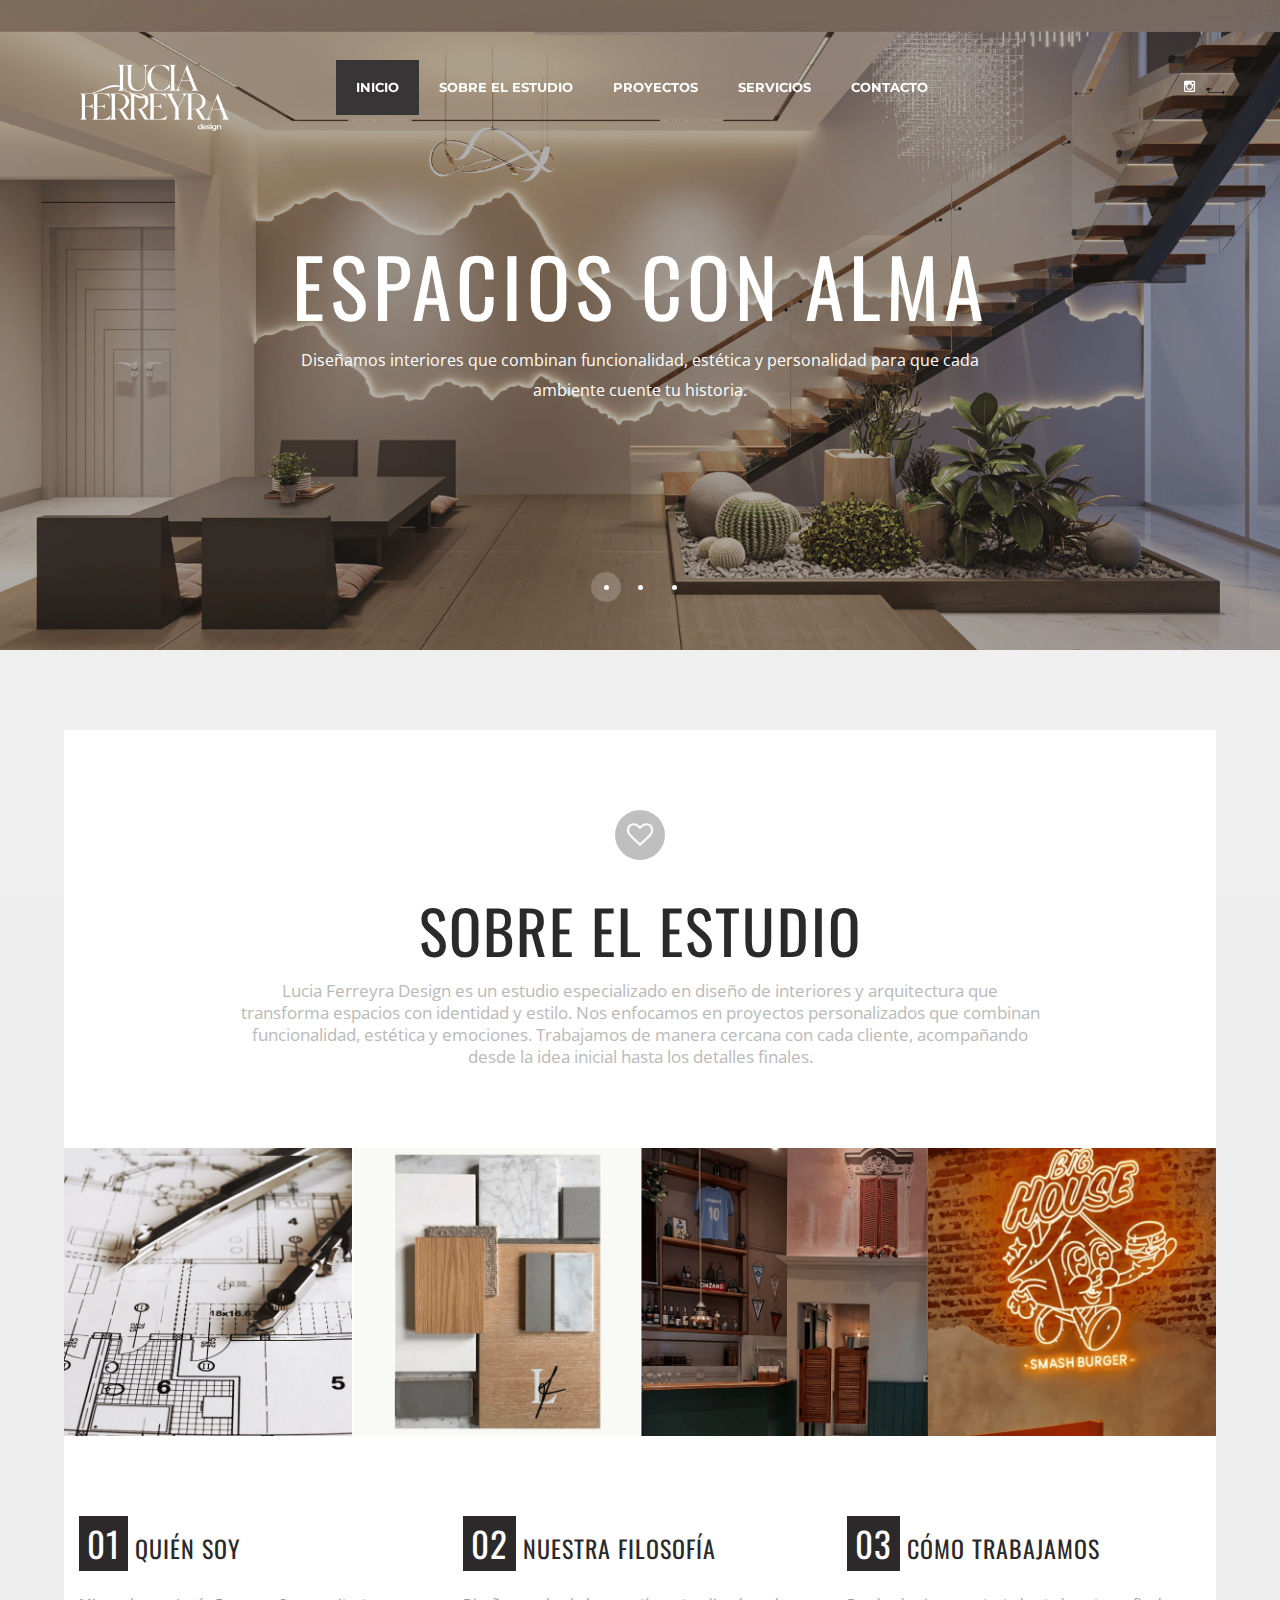
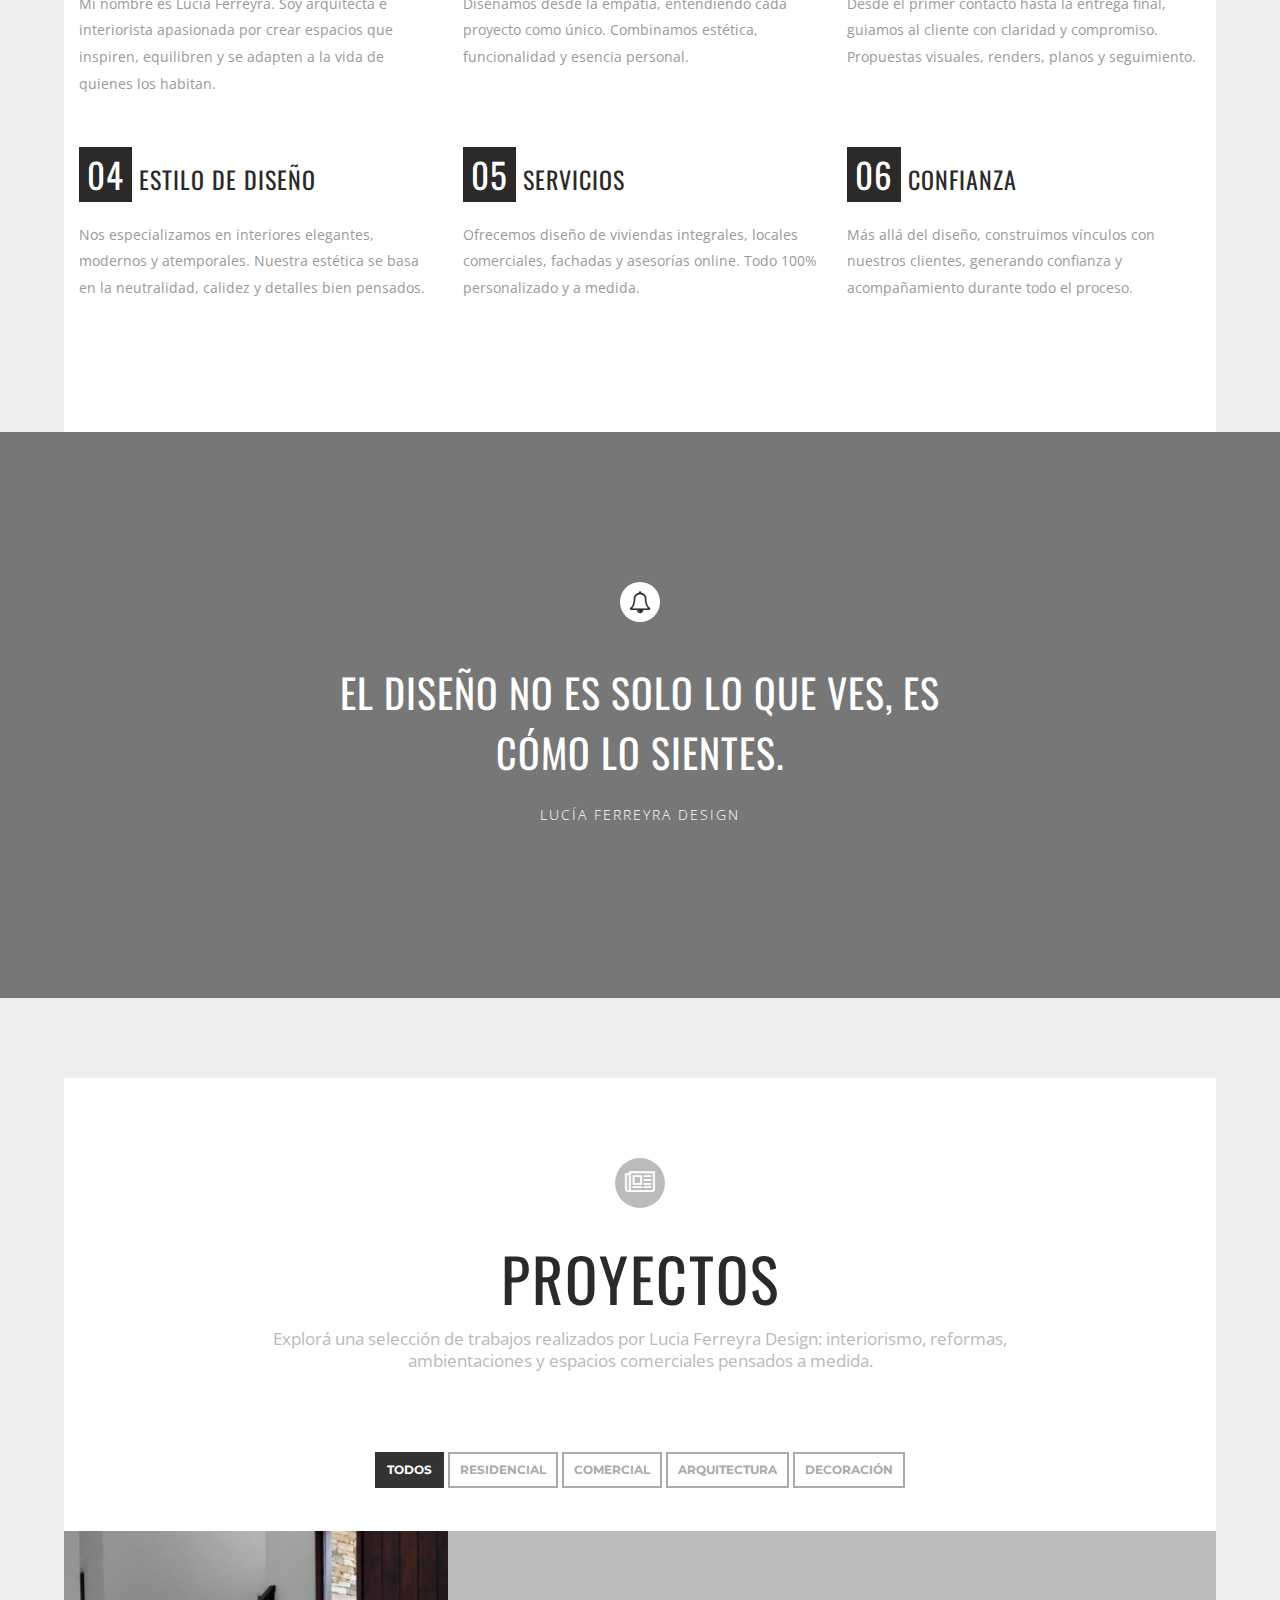
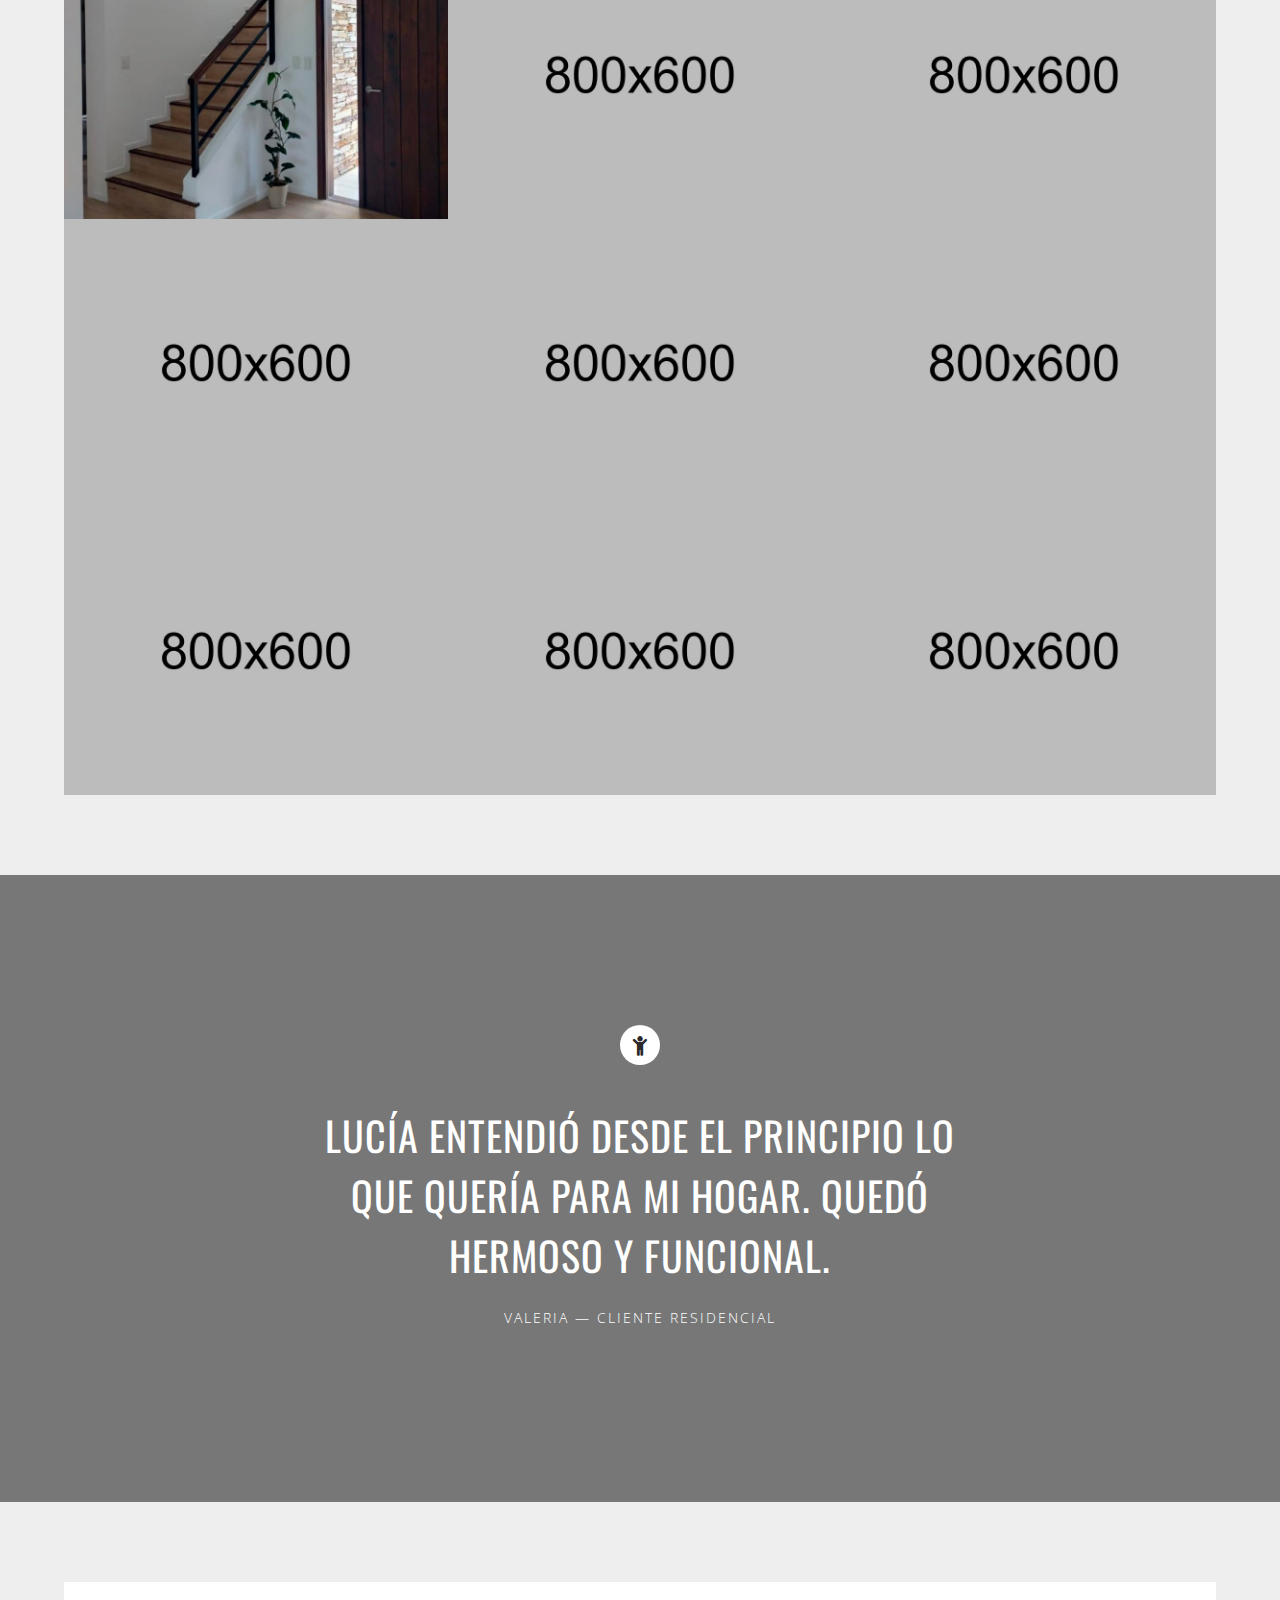
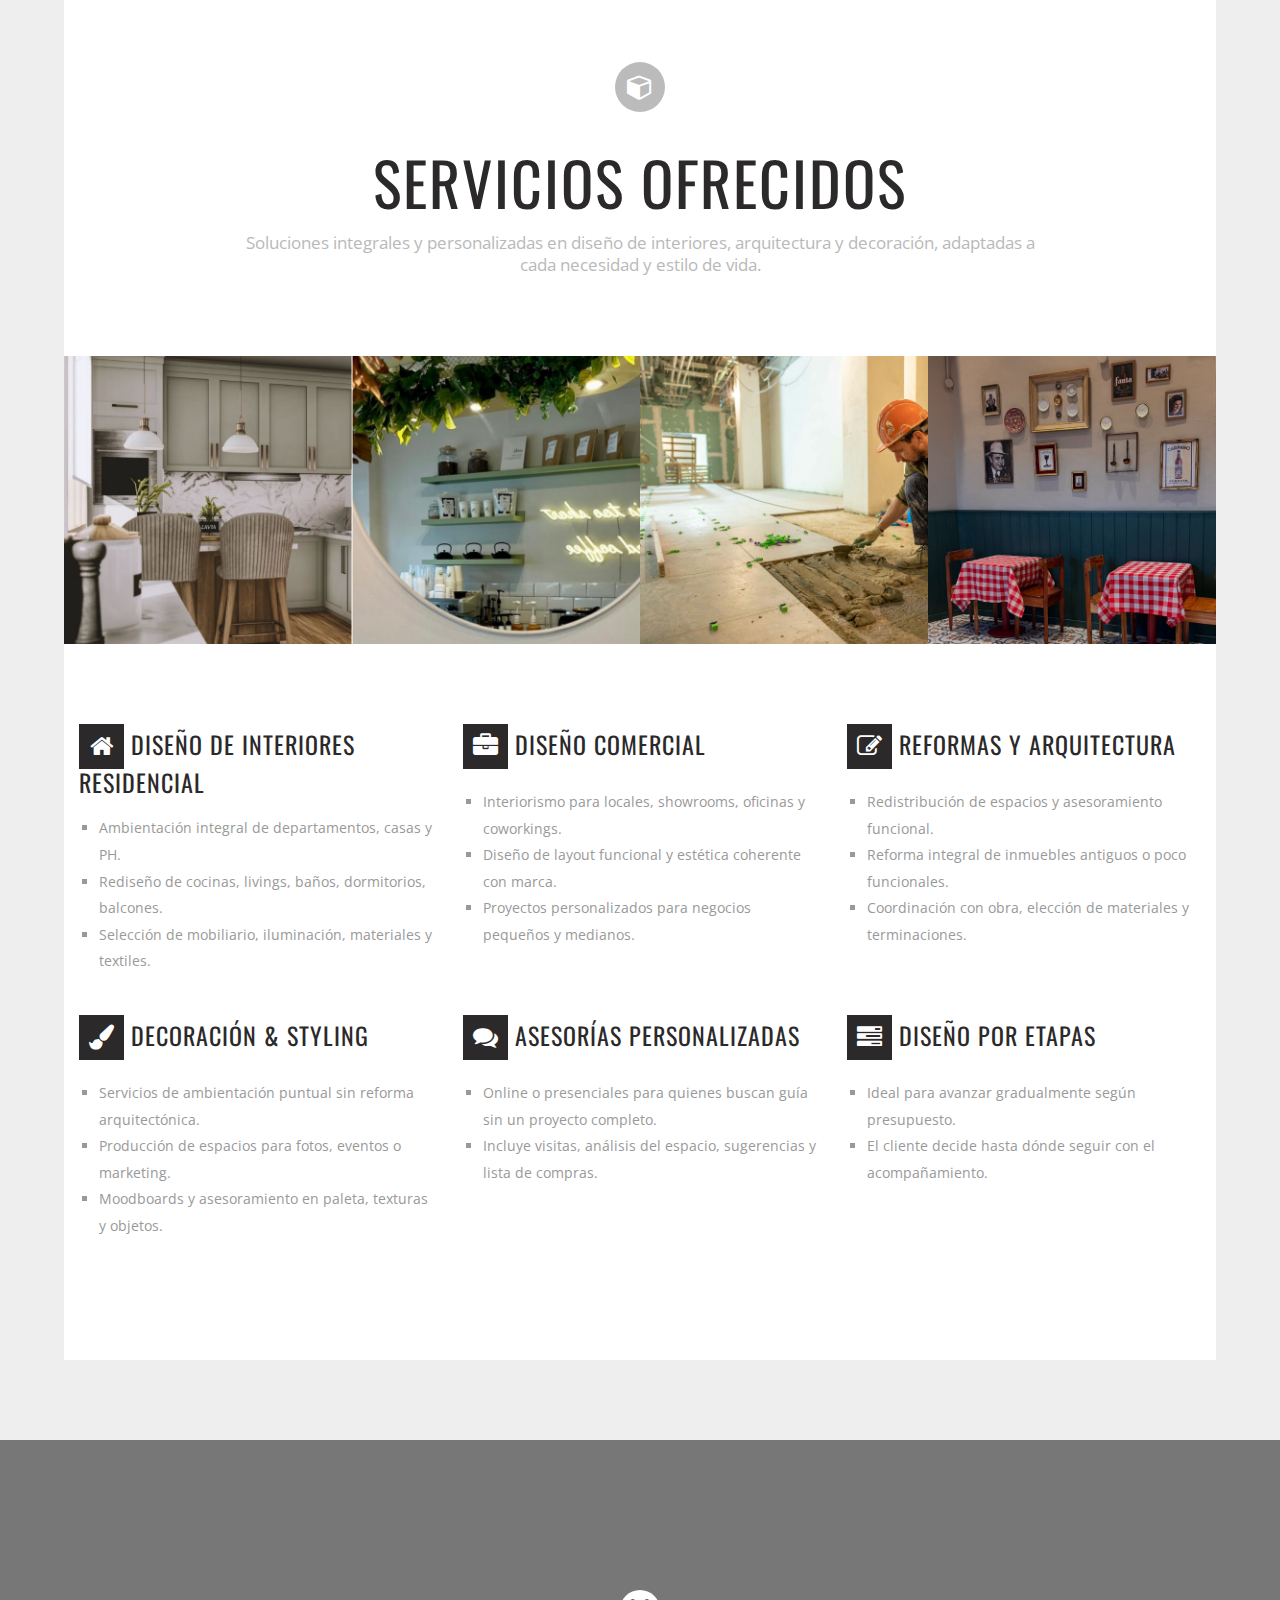
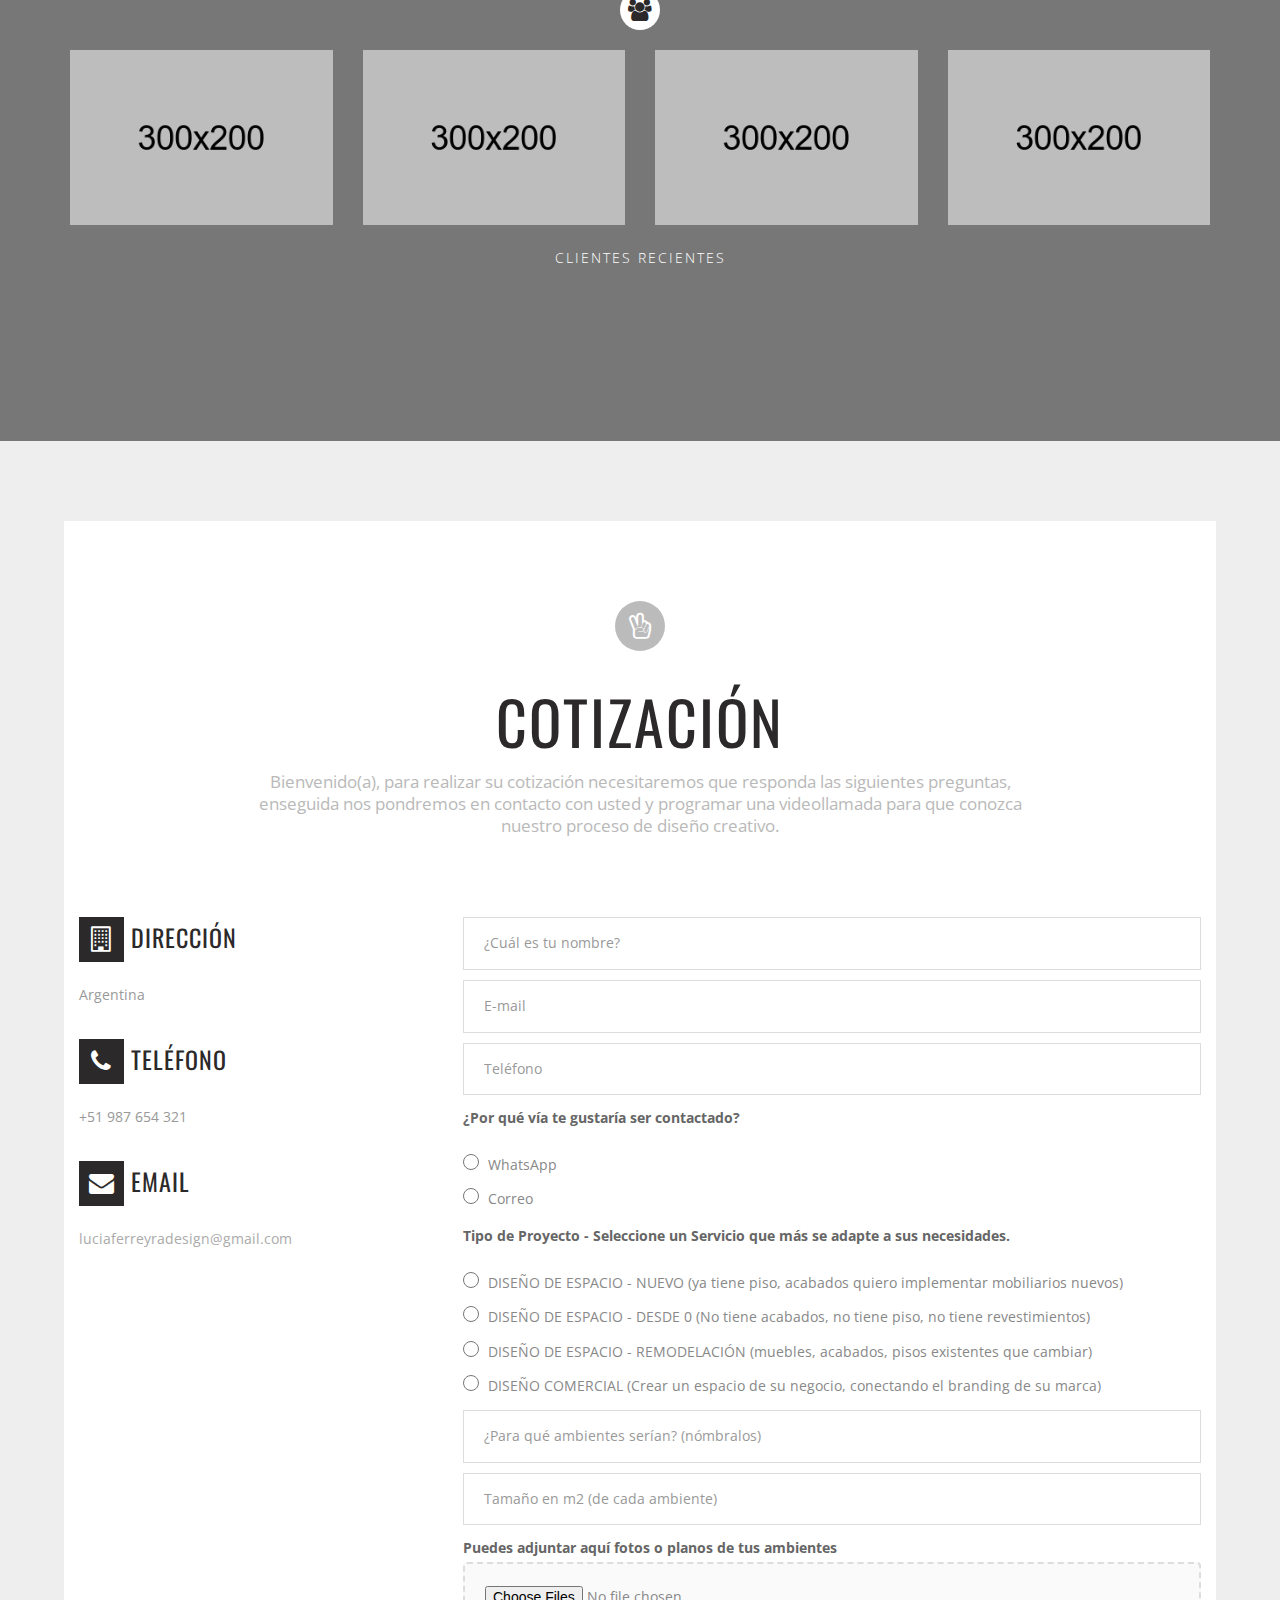
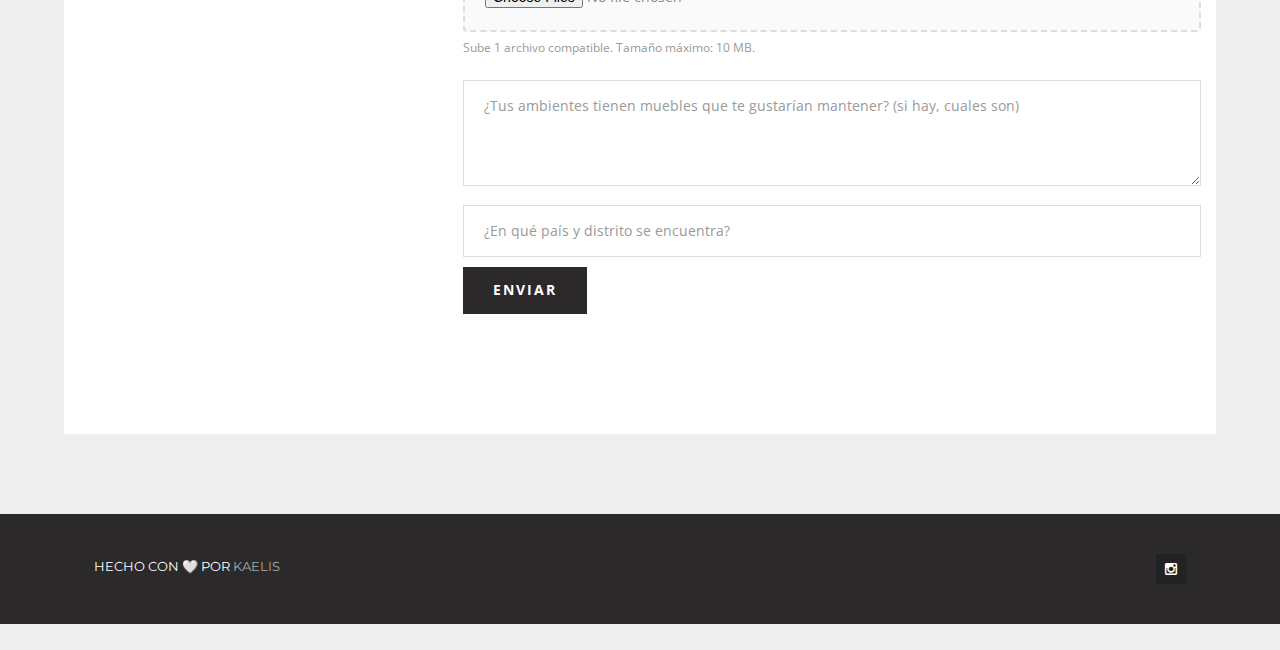
<file: index.html>
﻿<!DOCTYPE html>
<html lang="en">

<head>
	<meta http-equiv="content-type" content="text/html; charset=UTF-8">
	<meta charset="utf-8">
	<title>Lucia Ferreyra Design</title>
	<meta name="viewport" content="width=device-width, initial-scale=1.0">
	<meta name="description" content="">
	<meta name="author" content="">

	<!-- Le styles -->
	<link href="css/bootstrap.min.css" rel="stylesheet">
	<link href="css/font-awesome.min.css" rel="stylesheet">
	<link href="css/owl.carousel.css" rel="stylesheet">
	<link href="css/prettyPhoto.css" rel="stylesheet">
	<link href="css/style.css" rel="stylesheet">
	<link href='http://fonts.googleapis.com/css?family=Montserrat:400,700' rel='stylesheet' type='text/css'>
	<link href='http://fonts.googleapis.com/css?family=Oswald:400,300,700&amp;subset=latin,latin-ext' rel='stylesheet'
		type='text/css'>
	<link
		href='http://fonts.googleapis.com/css?family=Open+Sans:400,300,300italic,400italic,700,700italic,600italic,600&amp;subset=latin,greek-ext,cyrillic-ext,greek,vietnamese,cyrillic'
		rel='stylesheet' type='text/css'>
	<!-- HTML5 shim, for IE6-8 support of HTML5 elements -->
	<!--[if lt IE 9]>
          <script src="http://html5shim.googlecode.com/svn/trunk/html5.js"></script>
        <![endif]-->

	<!-- Fav and touch icons -->
	<link rel="apple-touch-icon-precomposed" sizes="144x144"
		href="http://twitter.github.com/bootstrap/assets/ico/apple-touch-icon-144-precomposed.png">
	<link rel="apple-touch-icon-precomposed" sizes="114x114"
		href="http://twitter.github.com/bootstrap/assets/ico/apple-touch-icon-114-precomposed.png">
	<link rel="apple-touch-icon-precomposed" sizes="72x72"
		href="http://twitter.github.com/bootstrap/assets/ico/apple-touch-icon-72-precomposed.png">
	<link rel="apple-touch-icon-precomposed"
		href="http://twitter.github.com/bootstrap/assets/ico/apple-touch-icon-57-precomposed.png">
	<link rel="shortcut icon" href="images/favicon.png"><!--favicon image-->
</head>

<body>
	<!-- Preloader -->
	<div id="preloader">
		<div id="status"><img src="images/black-logo.png" alt="loading content.."></div>
	</div>



	<!--HOME START-->
	<div id="home" class="clearfix">

		<!--HEADER START-->
		<nav class="header">
			<div class="for-sticky">
				<div class="container nav-box">
					<div class="logo">
						<a href="/">
							<img class="logo1" alt="logo" src="images/logo.png"><!--white logo-->
							<img class="logo2" alt="logo" src="images/logo2.png"><!--black logo-->
						</a>
					</div>
					<div class="menu-box hidden-xs hidden-sm">
						<ul class="navigation">
							<li class="current"><a href="#home">Inicio</a></li>
							<li><a href="#about">Sobre el Estudio</a></li>
							<li><a href="#works">Proyectos</a></li>
							<li><a href="#services">Servicios</a></li>
							<li><a href="#contact">Contacto</a></li>
						</ul>
					</div><!--/.menu-box-->
					<div class="box-mobile hidden-lg hidden-md">
						<div class="menu-btn" data-toggle="collapse" data-target=".nav-collapse">
							<span class="fa fa-bars"></span>
						</div>
						<ul class="nav-collapse mobile-menu hidden-lg hidden-md"></ul>
					</div><!--/.box-mobile-->
					<div class="social-top hidden-xs hidden-sm">
						<ul class="social-list">
							<li><a href="https://www.instagram.com/luciaferreyradesign" target="_blank"><i
										class="fa fa-instagram"></i></a></li>
						</ul><!--/.social-list-->
					</div>
				</div><!--/.container-->
			</div><!--/.for-sticky-->
		</nav><!--/.header-->
		<!--HEADER END-->

		<div class="slider home-slider clearfix" data-auto-play="8000">

			<div class="slide img-bg clearfix" data-background="images/slider/1.png">
				<div class="slider-mask"></div>
				<div class="caption-box">
					<div class="container">
						<div class="row">
							<div class="col-md-8 col-md-offset-2">
								<h3>Espacios con alma</h3>
								<p>Diseñamos interiores que combinan funcionalidad, estética y personalidad para que
									cada ambiente cuente tu historia. </p>
							</div><!--/.col-md-8-->
						</div><!--/.row-->
					</div><!--/.container-->
				</div><!--/.caption-box-->
			</div><!--/.slider2-->

			<div class="slide img-bg clearfix" data-background="images/slider/2.png">
				<div class="slider-mask"></div>
				<div class="caption-box">
					<div class="container">
						<div class="row">
							<div class="col-md-8 col-md-offset-2">
								<h3>Diseño a medida</h3>
								<p>Cada proyecto es único. Creamos soluciones personalizadas que se adaptan a tus
									necesidades, estilo y estilo de vida. </p>
							</div><!--/.col-md-8-->
						</div><!--/.row-->
					</div><!--/.container-->
				</div><!--/.caption-box-->
			</div><!--/.slider1-->

			<div class="slide img-bg clearfix" data-background="images/slider/3.png">
				<div class="slider-mask"></div>
				<div class="caption-box">
					<div class="container">
						<div class="row">
							<div class="col-md-8 col-md-offset-2">
								<h3>Interior Perfecto</h3>
								<p>Desde la distribución hasta los detalles decorativos, transformamos espacios en
									experiencias que inspiran y perduran. </p>
							</div><!--/.col-md-8-->
						</div><!--/.row-->
					</div><!--/.container-->
				</div><!--/.caption-box-->
			</div><!--/.slider3-->

		</div><!--/.slider-->

	</div><!--home-->
	<!--HOME END-->



	<!--ABOUT START-->
	<div id="about" class="content clearfix">

		<div class="container">
			<div class="top-content clearfix">
				<i class="fa fa-heart-o content-icon"></i>
				<h3 class="content-title">Sobre el Estudio</h3>
				<p class="sub-title">Lucia Ferreyra Design es un estudio especializado en diseño de interiores y
					arquitectura que transforma espacios con identidad y estilo.
					Nos enfocamos en proyectos personalizados que combinan funcionalidad,
					estética y emociones. Trabajamos de manera cercana con cada cliente,
					acompañando desde la idea inicial hasta los detalles finales.</p>
			</div><!--/.top-content-->
		</div><!--/.container-->

		<!--Galería about start-->
		<div class="gal-about clearfix" data-auto-play="8000">

			<div class="gal-box">
				<a href="images/about/1.png" data-rel="prettyPhoto">
					<div class="hovers">
						<div class="gal-detail">
							<h4>El Estudio</h4>
							<i class="icon-detail fa fa-home"></i>
							<p>Donde se gestan las ideas</p>
						</div><!--gal-detail-->
					</div><!--/.hovers-->
					<img alt="Galería" src="images/about/1.png">
				</a>
			</div><!--/.gal-box-->

			<div class="gal-box">
				<a href="images/about/2.png" data-rel="prettyPhoto">
					<div class="hovers">
						<div class="gal-detail">
							<h4>Inspiración</h4>
							<i class="icon-detail fa fa-street-view"></i>
							<p>Estilo, diseño y creatividad</p>
						</div><!--gal-detail-->
					</div><!--/.hovers-->
					<img alt="Galería" src="images/about/2.png">
				</a>
			</div><!--/.gal-box-->

			<div class="gal-box">
				<a href="images/about/3.png" data-rel="prettyPhoto">
					<div class="hovers">
						<div class="gal-detail">
							<h4>Materialidad</h4>
							<i class="icon-detail fa fa-university"></i>
							<p>Texturas que dan vida</p>
						</div><!--gal-detail-->
					</div><!--/.hovers-->
					<img alt="Galería" src="images/about/3.png">
				</a>
			</div><!--/.gal-box-->

			<div class="gal-box">
				<a href="images/about/4.png" data-rel="prettyPhoto">
					<div class="hovers">
						<div class="gal-detail">
							<h4>Proyectos</h4>
							<i class="icon-detail fa fa-train"></i>
							<p>De la idea a la realidad</p>
						</div><!--gal-detail-->
					</div><!--/.hovers-->
					<img alt="Galería" src="images/about/4.png">
				</a>
			</div><!--/.gal-box-->

		</div><!--/.gal-about-->
		<!--/Galería about end-->

		<div class="container about-list">
			<div class="row bottom-content">

				<div class="col-md-4">
					<h3 class="small-title"><span>01</span> Quién Soy</h3>
					<p>Mi nombre es Lucía Ferreyra. Soy arquitecta e interiorista
						apasionada por crear espacios que inspiren, equilibren y
						se adapten a la vida de quienes los habitan.</p>
					<div class="spacing40"></div>
				</div><!--/.col-md-4-->

				<div class="col-md-4">
					<h3 class="small-title"><span>02</span> Nuestra Filosofía</h3>
					<p>Diseñamos desde la empatía, entendiendo cada proyecto como único. Combinamos estética,
						funcionalidad y esencia personal.</p>
					<div class="spacing40"></div>
				</div><!--/.col-md-4-->

				<div class="col-md-4">
					<h3 class="small-title"><span>03</span> Cómo Trabajamos</h3>
					<p>Desde el primer contacto hasta la entrega final, guiamos al cliente con claridad y compromiso.
						Propuestas visuales, renders, planos y seguimiento.</p>
					<div class="spacing40"></div>
				</div><!--/.col-md-4-->

				<div class="col-md-4">
					<h3 class="small-title"><span>04</span> Estilo de Diseño</h3>
					<p>Nos especializamos en interiores elegantes, modernos y atemporales. Nuestra estética se basa en
						la neutralidad, calidez y detalles bien pensados.</p>
					<div class="spacing40"></div>
				</div><!--/.col-md-4-->

				<div class="col-md-4">
					<h3 class="small-title"><span>05</span> Servicios</h3>
					<p>Ofrecemos diseño de viviendas integrales, locales comerciales, fachadas y asesorías online. Todo
						100% personalizado y a medida.</p>
					<div class="spacing40"></div>
				</div><!--/.col-md-4-->

				<div class="col-md-4">
					<h3 class="small-title"><span>06</span> Confianza</h3>
					<p>Más allá del diseño, construimos vínculos con nuestros clientes, generando confianza y
						acompañamiento durante todo el proceso.</p>
					<div class="spacing40"></div>
				</div><!--/.col-md-4-->

			</div><!--/bottom-content-->
		</div><!--/.about-list-->
	</div><!--/about-->
	<!--ABOUT END-->


	<div class="bg bg1 clearfix">
		<div class="bg-mask"></div>
		<div class="para-img"></div>
		<div class="container big-text">

			<div class="clearboth"></div><i class="fa fa-bell-o"></i>
			<h3>El diseño no es solo lo que ves, es cómo lo sientes.</h3>
			<p>Lucía Ferreyra Design</p>

		</div><!--/.big-text-->
	</div><!--/.bg-->


	<!--WORKS START-->
	<div id="works" class="content clearfix">
		<div class="container">
			<div class="top-content clearfix">
				<i class="fa fa-newspaper-o content-icon"></i>
				<h3 class="content-title">Proyectos</h3>
				<p class="sub-title">Explorá una selección de trabajos realizados por Lucia Ferreyra Design:
					interiorismo, reformas, ambientaciones y espacios comerciales pensados a medida.</p>
			</div><!--/.top-content-->

			<ul class="port-filter clearboth clearfix">
				<li><a data-filter="*" href="#" class="active">Todos</a></li>
				<li><a data-filter=".residencial" href="#">Residencial</a></li>
				<li><a data-filter=".comercial" href="#">Comercial</a></li>
				<li><a data-filter=".arquitectura" href="#">Arquitectura</a></li>
				<li><a data-filter=".decoracion" href="#">Decoración</a></li>
			</ul>
		</div><!--/container-->

		<div id="port-body" class="port-body clearfix">

			<div class="col-md-4 col-sm-6 port-item residencial">
				<a class="port-ajax" href="#" data-link="work1.html">
					<div class="hovers">
						<div class="hover-detail">
							<h4>Haras Santa Maria</h4>
							<i class="icon-detail fa fa-home"></i>
							<p>Diseño Interior</p>
						</div>
					</div>
					<img src="images/work/1.png" alt="portfolio">
				</a>
			</div>

			<div class="col-md-4 col-sm-6 port-item comercial decoracion">
				<a class="port-ajax" href="#" data-link="work2.html">
					<div class="hovers">
						<div class="hover-detail">
							<h4>Otilia</h4>
							<i class="icon-detail fa fa-briefcase"></i>
							<p>Local Comercial</p>
						</div>
					</div>
					<img src="images/work/2.jpg" alt="portfolio">
				</a>
			</div>

			<div class="col-md-4 col-sm-6 port-item decoracion">
				<a class="port-ajax" href="#" data-link="work3.html">
					<div class="hovers">
						<div class="hover-detail">
							<h4>Estilismo Deco</h4>
							<i class="icon-detail fa fa-paint-brush"></i>
							<p>Ambientación</p>
						</div>
					</div>
					<img src="images/work/3.jpg" alt="portfolio">
				</a>
			</div>

			<div class="col-md-4 col-sm-6 port-item arquitectura">
				<a class="port-ajax" href="#" data-link="work4.html">
					<div class="hovers">
						<div class="hover-detail">
							<h4>Reforma Integral</h4>
							<i class="icon-detail fa fa-pencil-square-o"></i>
							<p>Arquitectura</p>
						</div>
					</div>
					<img src="images/work/4.jpg" alt="portfolio">
				</a>
			</div>

			<div class="col-md-4 col-sm-6 port-item residencial decoracion">
				<a class="port-ajax" href="#" data-link="work5.html">
					<div class="hovers">
						<div class="hover-detail">
							<h4>Depto Colegiales</h4>
							<i class="icon-detail fa fa-home"></i>
							<p>Interior & Deco</p>
						</div>
					</div>
					<img src="images/work/5.jpg" alt="portfolio">
				</a>
			</div>

			<div class="col-md-4 col-sm-6 port-item comercial">
				<a class="port-ajax" href="#" data-link="work6.html">
					<div class="hovers">
						<div class="hover-detail">
							<h4>Oil by Pecas</h4>
							<i class="icon-detail fa fa-lightbulb-o"></i>
							<p>Diseño Comercial</p>
						</div>
					</div>
					<img src="images/work/6.jpg" alt="portfolio">
				</a>
			</div>

			<div class="col-md-4 col-sm-6 port-item arquitectura residencial">
				<a class="port-ajax" href="#" data-link="work7.html">
					<div class="hovers">
						<div class="hover-detail">
							<h4>Haras S. María</h4>
							<i class="icon-detail fa fa-pencil-square-o"></i>
							<p>Reforma Vivienda</p>
						</div>
					</div>
					<img src="images/work/7.jpg" alt="portfolio">
				</a>
			</div>

			<div class="col-md-4 col-sm-6 port-item decoracion">
				<a class="port-ajax" href="#" data-link="work8.html">
					<div class="hovers">
						<div class="hover-detail">
							<h4>Paleta & Texturas</h4>
							<i class="icon-detail fa fa-paint-brush"></i>
							<p>Decoración</p>
						</div>
					</div>
					<img src="images/work/8.jpg" alt="portfolio">
				</a>
			</div>

			<div class="col-md-4 col-sm-6 port-item comercial">
				<a class="port-ajax" href="#" data-link="work9.html">
					<div class="hovers">
						<div class="hover-detail">
							<h4>Estudio Giunta</h4>
							<i class="icon-detail fa fa-building"></i>
							<p>Oficina Colaborativa</p>
						</div>
					</div>
					<img src="images/work/9.jpg" alt="portfolio">
				</a>
			</div>

		</div><!--/port-body-->

		<div id="worksajax"></div>
		<div class="worksajax clearboth clearfix"></div>
	</div>
	<!--WORKS END-->



	<div id="testimonial" class="bg bg2 clearfix">
		<div class="bg-mask"></div>
		<div class="para-img"></div>
		<div class="big-ticker">
			<div class="container big-text">

				<div class="clearboth"></div><i class="fa fa-child"></i>
				<h3>Lucía entendió desde el principio lo que quería para mi hogar. Quedó hermoso y funcional.</h3>
				<p>Valeria — Cliente residencial</p>

			</div><!--/.big-text-->

			<div class="container big-text">

				<div class="clearboth"></div><i class="fa fa-child"></i>
				<h3>El local quedó increíble. Logró reflejar la identidad de mi marca en cada rincón.</h3>
				<p>Camila — Otilia</p>

			</div><!--/.big-text-->

			<div class="container big-text">

				<div class="clearboth"></div><i class="fa fa-child"></i>
				<h3>Gracias a su asesoría, logré transformar mi depto con poco presupuesto pero gran estilo.</h3>
				<p>Juan — Asesoría Deco</p>

			</div><!--/.big-text-->
		</div><!--/.big-ticker-->
	</div><!--/.bg-->

	<!--SERVICIOS START-->
	<div id="services" class="content clearfix">

		<div class="container">
			<div class="top-content clearfix">
				<i class="fa fa-cube content-icon"></i>
				<h3 class="content-title">Servicios ofrecidos</h3>
				<p class="sub-title">Soluciones integrales y personalizadas en diseño de interiores, arquitectura y
					decoración, adaptadas a cada necesidad y estilo de vida.</p>
			</div><!--/.top-content-->
		</div><!--/.container-->

		<!--Galería servicios start-->
		<div class="gal-service clearfix" data-auto-play="8000">

			<div class="gal-box">
				<a href="images/service/1.png" data-rel="prettyPhoto">
					<div class="hovers">
						<div class="gal-detail">
							<h4>Diseño de Interiores Residencial</h4>
							<i class="icon-detail fa fa-home"></i>
							<p>Departamentos, casas y PH</p>
						</div>
					</div>
					<img alt="Galería" src="images/service/1.png">
				</a>
			</div><!--/.gal-box-->

			<div class="gal-box">
				<a href="images/service/2.png" data-rel="prettyPhoto">
					<div class="hovers">
						<div class="gal-detail">
							<h4>Diseño Comercial</h4>
							<i class="icon-detail fa fa-briefcase"></i>
							<p>Locales, oficinas y showrooms</p>
						</div>
					</div>
					<img alt="Galería" src="images/service/2.png">
				</a>
			</div><!--/.gal-box-->

			<div class="gal-box">
				<a href="images/service/3.png" data-rel="prettyPhoto">
					<div class="hovers">
						<div class="gal-detail">
							<h4>Reformas y Arquitectura</h4>
							<i class="icon-detail fa fa-pencil-square-o"></i>
							<p>Redistribución y reformas integrales</p>
						</div>
					</div>
					<img alt="Galería" src="images/service/3.png">
				</a>
			</div><!--/.gal-box-->

			<div class="gal-box">
				<a href="images/service/4.png" data-rel="prettyPhoto">
					<div class="hovers">
						<div class="gal-detail">
							<h4>Decoración & Styling</h4>
							<i class="icon-detail fa fa-paint-brush"></i>
							<p>Ambientación y producción de espacios</p>
						</div>
					</div>
					<img alt="Galería" src="images/service/4.png">
				</a>
			</div><!--/.gal-box-->

			<div class="gal-box">
				<a href="images/service/5.png" data-rel="prettyPhoto">
					<div class="hovers">
						<div class="gal-detail">
							<h4>Asesorías Personalizadas</h4>
							<i class="icon-detail fa fa-comments"></i>
							<p>Online o presenciales</p>
						</div>
					</div>
					<img alt="Galería" src="images/service/5.png">
				</a>
			</div><!--/.gal-box-->

			<div class="gal-box">
				<a href="images/service/6.png" data-rel="prettyPhoto">
					<div class="hovers">
						<div class="gal-detail">
							<h4>Diseño por Etapas</h4>
							<i class="icon-detail fa fa-tasks"></i>
							<p>Avance gradual según presupuesto</p>
						</div>
					</div>
					<img alt="Galería" src="images/service/6.png">
				</a>
			</div><!--/.gal-box-->

		</div><!--/.gal-service-->
		<!--/Galería servicios end-->

		<div class="container services-list">
			<div class="row bottom-content">

				<div class="col-md-4">
					<h3 class="small-title"><i class="fa fa-home"></i> Diseño de Interiores Residencial</h3>
					<ul>
						<li>Ambientación integral de departamentos, casas y PH.</li>
						<li>Rediseño de cocinas, livings, baños, dormitorios, balcones.</li>
						<li>Selección de mobiliario, iluminación, materiales y textiles.</li>
					</ul>
					<div class="spacing40"></div>
				</div><!--/.col-md-4-->

				<div class="col-md-4">
					<h3 class="small-title"><i class="fa fa-briefcase"></i> Diseño Comercial</h3>
					<ul>
						<li>Interiorismo para locales, showrooms, oficinas y coworkings.</li>
						<li>Diseño de layout funcional y estética coherente con marca.</li>
						<li>Proyectos personalizados para negocios pequeños y medianos.</li>
					</ul>
					<div class="spacing40"></div>
				</div><!--/.col-md-4-->

				<div class="col-md-4">
					<h3 class="small-title"><i class="fa fa-pencil-square-o"></i> Reformas y Arquitectura</h3>
					<ul>
						<li>Redistribución de espacios y asesoramiento funcional.</li>
						<li>Reforma integral de inmuebles antiguos o poco funcionales.</li>
						<li>Coordinación con obra, elección de materiales y terminaciones.</li>
					</ul>
					<div class="spacing40"></div>
				</div><!--/.col-md-4-->

				<div class="col-md-4">
					<h3 class="small-title"><i class="fa fa-paint-brush"></i> Decoración & Styling</h3>
					<ul>
						<li>Servicios de ambientación puntual sin reforma arquitectónica.</li>
						<li>Producción de espacios para fotos, eventos o marketing.</li>
						<li>Moodboards y asesoramiento en paleta, texturas y objetos.</li>
					</ul>
					<div class="spacing40"></div>
				</div><!--/.col-md-4-->

				<div class="col-md-4">
					<h3 class="small-title"><i class="fa fa-comments"></i> Asesorías Personalizadas</h3>
					<ul>
						<li>Online o presenciales para quienes buscan guía sin un proyecto completo.</li>
						<li>Incluye visitas, análisis del espacio, sugerencias y lista de compras.</li>
					</ul>
					<div class="spacing40"></div>
				</div><!--/.col-md-4-->

				<div class="col-md-4">
					<h3 class="small-title"><i class="fa fa-tasks"></i> Diseño por Etapas</h3>
					<ul>
						<li>Ideal para avanzar gradualmente según presupuesto.</li>
						<li>El cliente decide hasta dónde seguir con el acompañamiento.</li>
					</ul>
					<div class="spacing40"></div>
				</div><!--/.col-md-4-->

			</div><!--/bottom-content-->
		</div><!--/.services-list-->

	</div><!--/services-->
	<!--SERVICIOS END-->

	<div id="clients" class="bg bg3 clearfix">
		<div class="bg-mask"></div>
		<div class="para-img"></div>
		<div class="container big-text">

			<div class="clearboth"></div><i class="fa fa-users"></i>

			<div class="row client-list">

				<div class="col-md-3">
					<img alt="client" src="images/client/1.png">
				</div><!--/.col-md-3-->

				<div class="col-md-3">
					<img alt="client" src="images/client/2.png">
				</div><!--/.col-md-3-->

				<div class="col-md-3">
					<img alt="client" src="images/client/3.png">
				</div><!--/.col-md-3-->

				<div class="col-md-3">
					<img alt="client" src="images/client/4.png">
				</div><!--/.col-md-3-->

			</div><!--/.client-list-->

			<p>Clientes recientes</p>

		</div><!--/.big-text-->
	</div><!--/.bg-->

	<!--CONTACTO START-->
	<div id="contact" class="content clearfix">
		<div class="container">
			<div class="top-content clearfix">
				<i class="fa fa-hand-peace-o content-icon"></i>
				<h3 class="content-title">Cotización</h3>
				<p class="sub-title">Bienvenido(a), para realizar su cotización necesitaremos que responda las siguientes preguntas, enseguida nos pondremos en contacto con usted y programar una videollamada para que conozca nuestro proceso de diseño creativo.</p>
			</div><!--/.top-content-->
		</div><!--/.container-->

		<!--MAP MARKER CONTENT-->
		<div class="hidden map-content">
			<div class="box-map">
				<img src="images/maps.jpg" alt="">
				<h3>Nuestra oficina</h3>
				<p><b>Ubicación:</b> Lima, Perú</p>
				<p><b>Teléfono:</b> +51 987 654 321</p>
				<p><b>Email:</b> luciaferreyradesign@gmail.com</p>
			</div>
		</div>
		<!--MAP MARKER CONTENT END-->

		<div class="container contact-list">
			<div class="row bottom-content">

				<div class="col-md-4">
					<h3 class="small-title"><i class="fa fa-building-o"></i> Dirección</h3>
					<p>Argentina</p>
					<div class="spacing20"></div>

					<h3 class="small-title"><i class="fa fa-phone"></i> Teléfono</h3>
					<p>+51 987 654 321</p>
					<div class="spacing20"></div>

					<h3 class="small-title"><i class="fa fa-envelope"></i> Email</h3>
					<p><a href="mailto:luciaferreyradesign@gmail.com">luciaferreyradesign@gmail.com</a></p>
					<div class="spacing20"></div>
				</div><!--/.col-md-4-->

				<div id="contact-form" class="col-md-8 clearfix">
					<div id="form-wrapper">
						<div id="form-inner">
							<div id="ErrResults"></div>
							<div id="MainResult"></div>
							<div id="MainContent">
								<form id="MyContactForm" name="MyContactForm" method="post">
									<p class="name">
										<input type="text" name="name" id="name" placeholder="¿Cuál es tu nombre?">
										<label for="name" id="nameLb"><span class="error">*Este campo es obligatorio</span></label>
									</p>
									<p>
										<input type="email" name="email" id="email" placeholder="E-mail">
										<label for="email" id="emailLb">
											<span class="error error1">*Campo obligatorio</span>
											<span class="error error2">*Correo no válido</span>
										</label>
									</p>
									<p>
										<input type="text" name="phone" id="phone" placeholder="Teléfono">
										<label for="phone" id="phoneLb"><span class="error">*Campo obligatorio</span></label>
									</p>
									<p class="contact-method">
										<label class="radio-label">¿Por qué vía te gustaría ser contactado?</label>
										<div class="radio-group">
											<label><input type="radio" name="contactMethod" value="whatsapp"> WhatsApp</label>
											<label><input type="radio" name="contactMethod" value="correo"> Correo</label>
										</div>
									</p>
									<p class="project-type">
										<label class="radio-label">Tipo de Proyecto - Seleccione un Servicio que más se adapte a sus necesidades.</label>
										<div class="radio-group">
											<label><input type="radio" name="projectType" value="nuevo"> DISEÑO DE ESPACIO - NUEVO (ya tiene piso, acabados quiero implementar mobiliarios nuevos)</label>
											<label><input type="radio" name="projectType" value="desde-cero"> DISEÑO DE ESPACIO - DESDE 0 (No tiene acabados, no tiene piso, no tiene revestimientos)</label>
											<label><input type="radio" name="projectType" value="remodelacion"> DISEÑO DE ESPACIO - REMODELACIÓN (muebles, acabados, pisos existentes que cambiar)</label>
											<label><input type="radio" name="projectType" value="comercial"> DISEÑO COMERCIAL (Crear un espacio de su negocio, conectando el branding de su marca)</label>
										</div>
									</p>
									<p>
										<input type="text" name="ambientes" id="ambientes" placeholder="¿Para qué ambientes serían? (nómbralos)">
										<label for="ambientes" id="ambientesLb"><span class="error">*Campo obligatorio</span></label>
									</p>
									<p>
										<input type="text" name="size" id="size" placeholder="Tamaño en m2 (de cada ambiente)">
										<label for="size" id="sizeLb"><span class="error">*Campo obligatorio</span></label>
									</p>
									<p class="file-upload">
										<label for="fileUpload">Puedes adjuntar aquí fotos o planos de tus ambientes</label>
										<input type="file" name="fileUpload" id="fileUpload" multiple accept="image/*,.pdf,.dwg">
										<small>Sube 1 archivo compatible. Tamaño máximo: 10 MB.</small>
									</p>
									<p class="textarea">
										<textarea name="furniture" id="furniture" placeholder="¿Tus ambientes tienen muebles que te gustarían mantener? (si hay, cuales son)" rows="3"></textarea>
									</p>
									<p>
										<input type="text" name="location" id="location" placeholder="¿En qué país y distrito se encuentra?">
										<label for="location" id="locationLb"><span class="error">*Campo obligatorio</span></label>
									</p>
									<div class="clearfix"></div>
									<a href="#" class="contact-btn">Enviar</a>
								</form>
							</div><!--MainContent-->
						</div><!--form-inner-->
					</div><!--form-wrapper-->
					<div class="spacing40"></div>
				</div><!--/.contact-form-->
			</div><!--/.row-->
		</div><!--/contact-list-->
	</div><!--/.contact-->
	<!--CONTACTO END-->

	<footer class="footer clearfix">
		<div class="container">
			<div class="col-md-6">
				<p>Hecho con 🤍 por <a href="https://kaelisinc.com/" target="_blank">Kaelis</a>
				</p>
			</div><!--/.col-md-6-->

			<div class="col-md-6 footer-box">
				<ul class="footer-icon">
					<li><a href="https://www.instagram.com/luciaferreyradesign" target="_blank"><i
								class="fa fa-instagram"></i></a></li>
				</ul><!--/.team-icon-->
			</div><!--/.footer-box-->
		</div><!--/.container-->
	</footer><!--/.footer-->

	<!-- The javascript
		================================================== -->
	<!-- Placed at the end of the document so the pages load faster -->
	<script type="text/javascript" src="js/modernizr.js"></script>
	<script type="text/javascript" src="js/jquery.js"></script>
	<script type="text/javascript" src="https://maps.google.com/maps/api/js?sensor=true"></script>
	<script type="text/javascript" src="js/jquery.ui.map.js"></script>
	<script type="text/javascript" src="js/jquery.easing.js"></script>
	<script type="text/javascript" src="js/jquery.imagesloaded.min.js"></script>
	<script type="text/javascript" src="js/bootstrap.min.js"></script>
	<script type="text/javascript" src="js/isotope.pkgd.js"></script>
	<script type="text/javascript" src="js/jquery.fitvids.js"></script>
	<script type="text/javascript" src="js/contact.js"></script>
	<script type="text/javascript" src="js/jquery.prettyPhoto.js"></script>
	<script type="text/javascript" src="js/owl.carousel.js"></script>
	<script type="text/javascript" src="js/jquery.imagesloaded.min.js"></script>
	<script type="text/javascript" src="js/jquery.nav.js"></script>
	<script type="text/javascript" src="js/jquery.scrollTo.js"></script>
	<script type="text/javascript" src="js/jquery.sticky.js"></script>
	<script type="text/javascript" src="js/ticker.js"></script>
	<script type="text/javascript" src="js/script.js"></script>


</body>

</html>
</file>
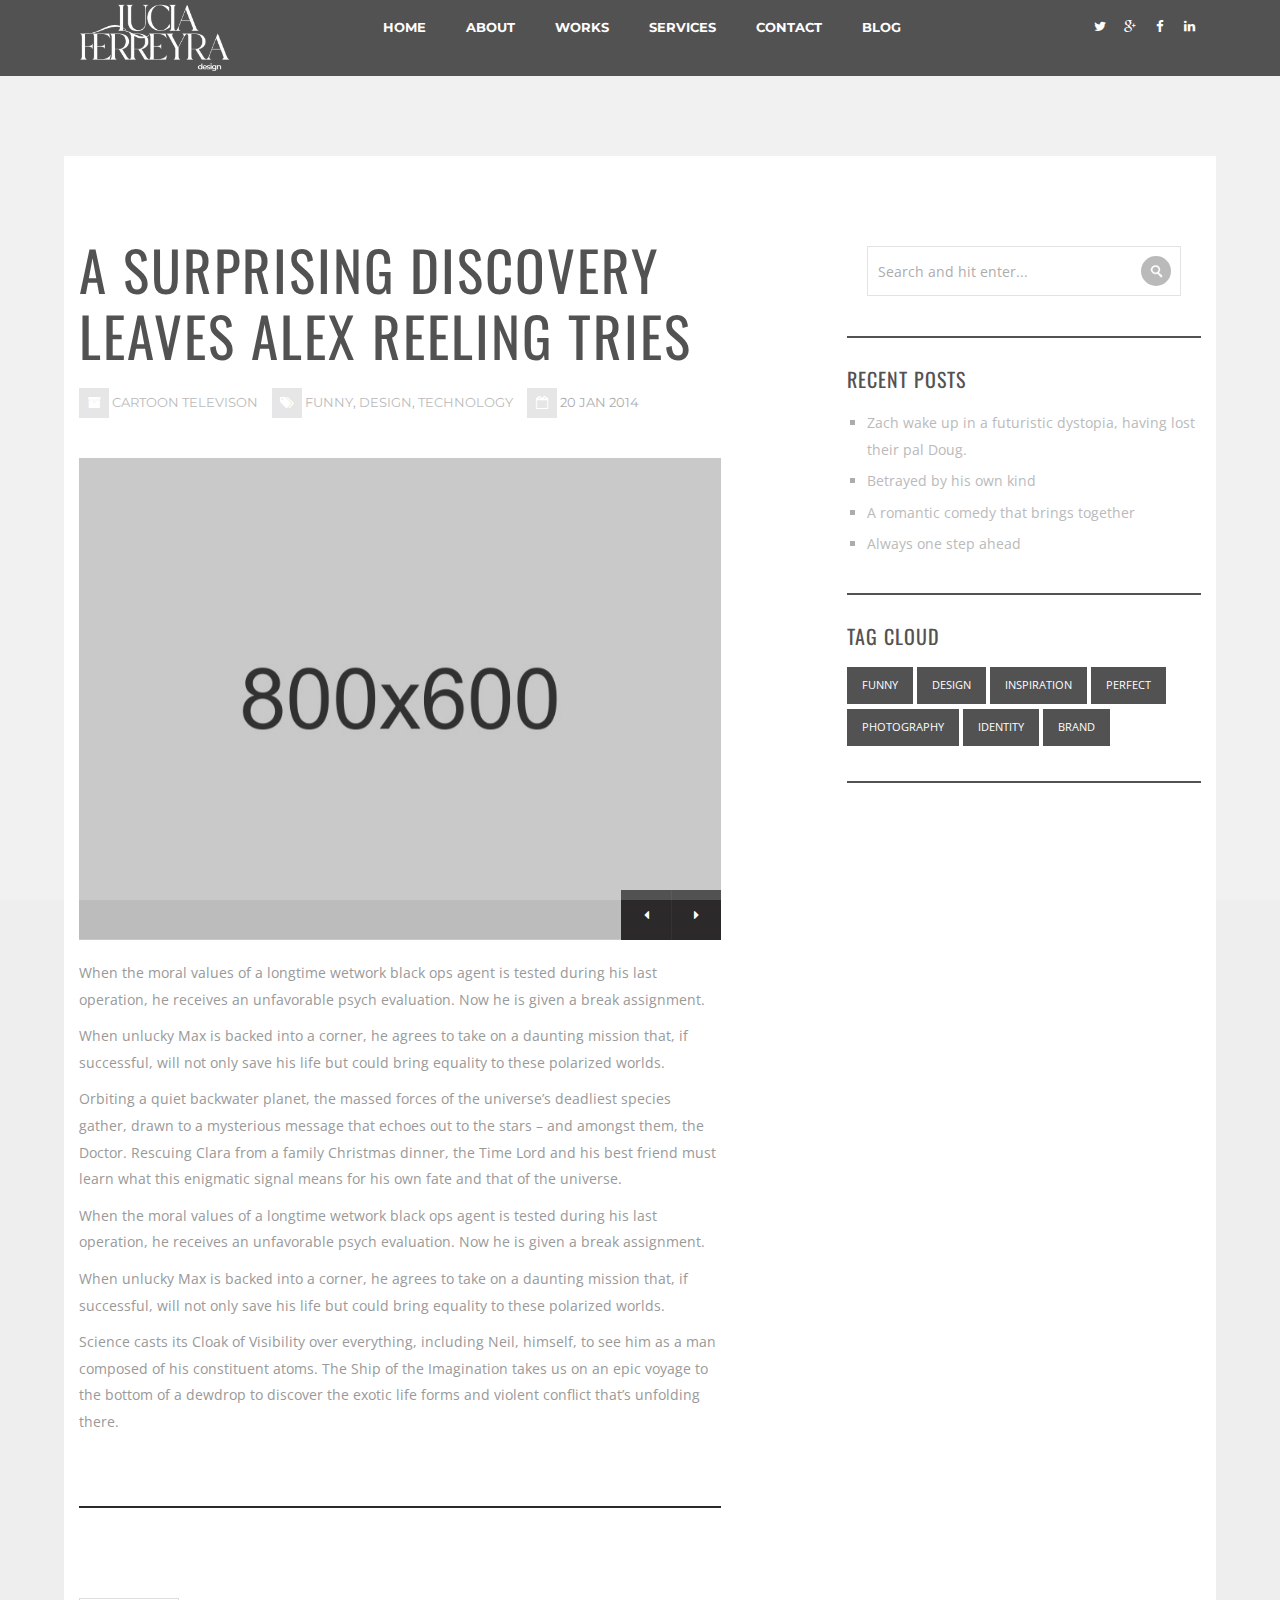
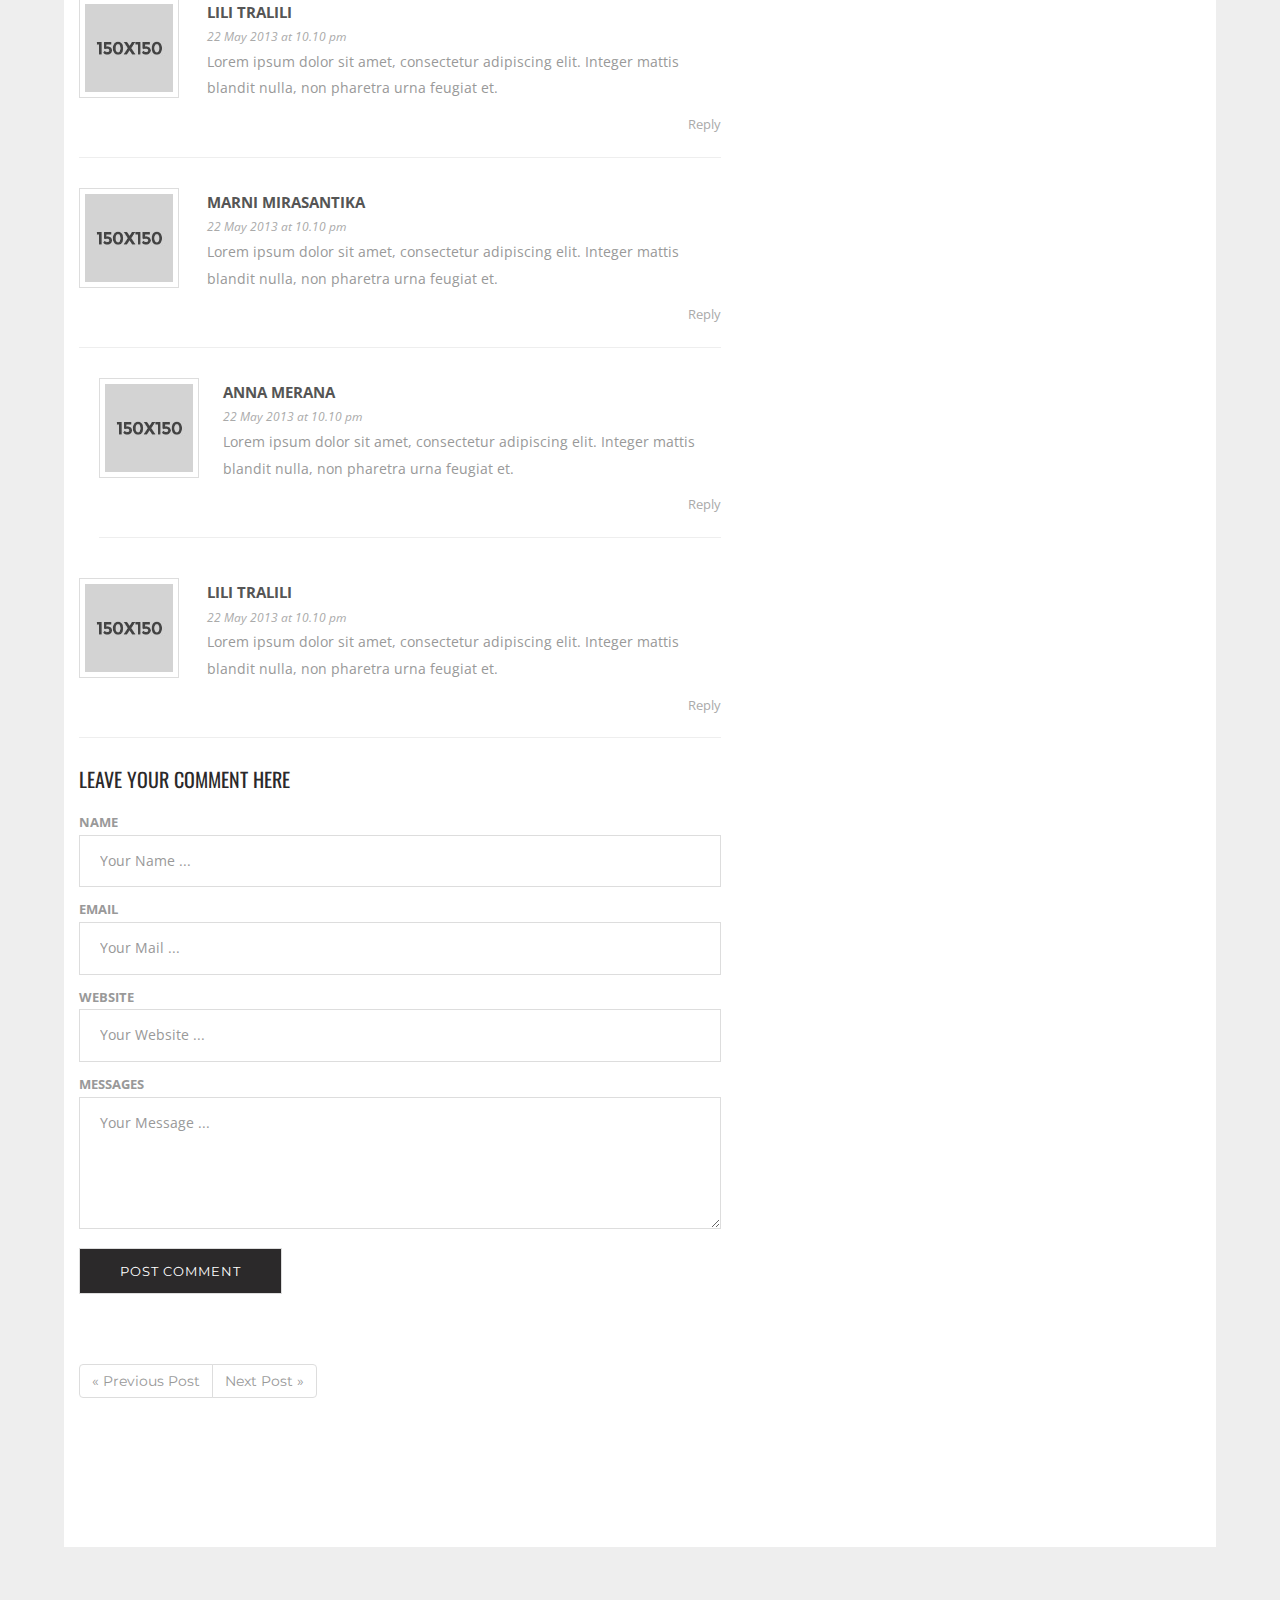
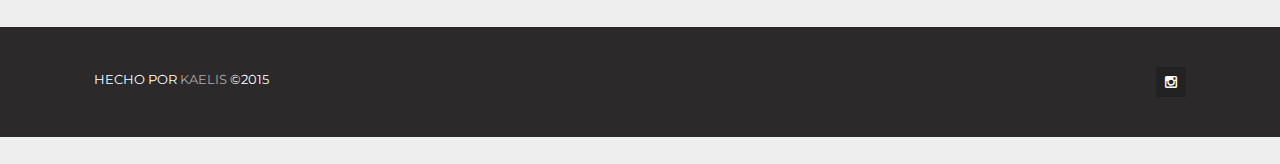
<file: blog-single.html>
﻿<!DOCTYPE html>
<html lang="en">

<head>
	<meta http-equiv="content-type" content="text/html; charset=UTF-8">
	<meta charset="utf-8">
	<title>Brehoh - Responsive One Page Portfolio</title>
	<meta name="viewport" content="width=device-width, initial-scale=1.0">
	<meta name="description" content="">
	<meta name="author" content="">

	<!-- Le styles -->
	<link href="css/bootstrap.min.css" rel="stylesheet">
	<link href="css/font-awesome.min.css" rel="stylesheet">
	<link href="css/owl.carousel.css" rel="stylesheet">
	<link href="css/prettyPhoto.css" rel="stylesheet">
	<link href="css/style.css" rel="stylesheet">
	<link href='http://fonts.googleapis.com/css?family=Montserrat:400,700' rel='stylesheet' type='text/css'>
	<link href='http://fonts.googleapis.com/css?family=Oswald:400,300,700&amp;subset=latin,latin-ext' rel='stylesheet'
		type='text/css'>
	<link
		href='http://fonts.googleapis.com/css?family=Open+Sans:400,300,300italic,400italic,700,700italic,600italic,600&amp;subset=latin,greek-ext,cyrillic-ext,greek,vietnamese,cyrillic'
		rel='stylesheet' type='text/css'>
	<!-- HTML5 shim, for IE6-8 support of HTML5 elements -->
	<!--[if lt IE 9]>
          <script src="http://html5shim.googlecode.com/svn/trunk/html5.js"></script>
        <![endif]-->

	<!-- Fav and touch icons -->
	<link rel="apple-touch-icon-precomposed" sizes="144x144"
		href="http://twitter.github.com/bootstrap/assets/ico/apple-touch-icon-144-precomposed.png">
	<link rel="apple-touch-icon-precomposed" sizes="114x114"
		href="http://twitter.github.com/bootstrap/assets/ico/apple-touch-icon-114-precomposed.png">
	<link rel="apple-touch-icon-precomposed" sizes="72x72"
		href="http://twitter.github.com/bootstrap/assets/ico/apple-touch-icon-72-precomposed.png">
	<link rel="apple-touch-icon-precomposed"
		href="http://twitter.github.com/bootstrap/assets/ico/apple-touch-icon-57-precomposed.png">
	<link rel="shortcut icon" href="images/favicon.png"><!--favicon image-->
</head>

<body class="blog">
	<!-- Preloader -->
	<div id="preloader">
		<div id="status"><img src="images/black-logo.png" alt="loading content.."></div>
	</div>

	<!--HEADER START-->
	<nav class="header blog-menu">
		<div class="for-sticky">
			<div class="container nav-box">
				<div class="logo">
					<a href="index.html">
						<img class="logo1" alt="logo" src="images/logo.png"><!--white logo-->
						<img class="logo2" alt="logo" src="images/logo2.png"><!--black logo-->
					</a>
				</div>
				<div class="menu-box hidden-xs hidden-sm">
					<ul class="navigation">
						<li><a href="index.html">Home</a></li>
						<li><a href="index.html#about">About</a></li>
						<li><a href="index.html#works">Works</a></li>
						<li><a href="index.html#services">Services</a></li>
						<li><a href="index.html#contact">Contact</a></li>
						<li><a href="blog.html">Blog</a></li>
					</ul>
				</div><!--/.menu-box-->
				<div class="box-mobile hidden-lg hidden-md">
					<div class="menu-btn" data-toggle="collapse" data-target=".nav-collapse">
						<span class="fa fa-bars"></span>
					</div>
					<ul class="nav-collapse mobile-menu hidden-lg hidden-md"></ul>
				</div><!--/.box-mobile-->
				<div class="social-top hidden-xs hidden-sm">
					<ul class="social-list">
						<li><a href="#"><i class="fa fa-twitter"></i></a></li>
						<li><a href="#"><i class="fa fa-google-plus"></i></a></li>
						<li><a href="#"><i class="fa fa-facebook"></i></a></li>
						<li><a href="#"><i class="fa fa-linkedin"></i></a></li>
					</ul><!--/.social-list-->
				</div>
			</div><!--/.container-->
		</div><!--/.for-sticky-->
	</nav><!--/.header-->
	<!--HEADER END-->

	<div class="content blog-wrapper single-blog">
		<div class="container clearfix">
			<div class="row clearfix">
				<div class="col-md-7 blog-content">

					<!--BLOG POST START-->
					<article class="blog-post">
						<a href="blog-single.html">
							<h2 class="content-title">A surprising discovery leaves Alex reeling tries </h2>
						</a>
						<ul class="post-detail">
							<li><i class="fa fa-archive"></i> <a href="#">Cartoon Televison</a></li>
							<li><i class="fa fa-tags"></i> <a href="#">Funny</a>, <a href="#">Design</a>, <a
									href="#">Technology</a></li>
							<li><i class="fa fa-calendar-o"></i> 20 Jan 2014</li>
						</ul>
						<div class="spacing40 clearfix"></div>
						<div class="blog-slider" data-auto-play="5000">
							<!--BLOG CAROUSEL-->
							<div class="slide"> <img src="images/blog/1.jpg" alt="works"> </div>
							<div class="slide"> <img src="images/blog/2.jpg" alt="works"> </div>
							<div class="slide"> <img src="images/blog/3.jpg" alt="works"> </div>

							<!--BLOG CAROUSEL END-->

						</div><!--/.carousel-->

						<div class="spacing20 clearfix"></div>

						<p>When the moral values of a longtime wetwork black ops agent is tested during his last
							operation, he receives an unfavorable psych evaluation. Now he is given
							a break assignment.</p>
						<p>When unlucky Max is backed into a corner, he agrees to take on a daunting mission that, if
							successful, will not only save his life but could bring equality to these polarized worlds.
						</p>
						<p>Orbiting a quiet backwater planet, the massed forces of the universe’s deadliest species
							gather, drawn to a mysterious message that echoes out to the stars – and amongst them,
							the Doctor. Rescuing Clara from a family Christmas dinner, the Time Lord and his best friend
							must learn what this enigmatic signal means for his own fate and that of the universe.</p>
						<p>When the moral values of a longtime wetwork black ops agent is tested during his last
							operation, he receives an unfavorable psych evaluation. Now he is given
							a break assignment.</p>
						<p>When unlucky Max is backed into a corner, he agrees to take on a daunting mission that, if
							successful, will not only save his life but could bring equality to these polarized worlds.
						</p>
						<p>Science casts its Cloak of Visibility over everything, including Neil, himself, to see him as
							a man composed of his constituent atoms. The Ship of the
							Imagination takes us on an epic voyage to the bottom of a dewdrop to discover the exotic
							life forms and violent conflict that’s unfolding there.</p>
						<div class="spacing20 clearfix"></div>
						<div class="border-post clearfix"></div>
						<div class="clearboth spacing40"></div>
					</article><!--/.blog-post-->
					<!--BLOG POST END-->

					<div class="comments clearfix">
						<div id="show-comment"><!--show-comments-start-->
							<ul class="comment-list">
								<li class="comment">
									<div class="comment-content">
										<div class="comment-ava"><img src="images/ava/1.jpg" alt="avatar"></div>
										<div class="com-box">
											<p class="com-author">Lili Tralili</p>
											<div class="com-meta"><a href="#">22 May 2013 at 10.10 pm</a></div>
											<p>Lorem ipsum dolor sit amet, consectetur adipiscing elit. Integer mattis
												blandit nulla, non pharetra urna feugiat et.</p>
											<a class="com-reply" href="#">Reply</a>
										</div>
									</div>
								</li>
								<li class="comment">
									<div class="comment-content">
										<div class="comment-ava"><img src="images/ava/2.jpg" alt="avatar"></div>
										<div class="com-box">
											<p class="com-author">Marni Mirasantika</p>
											<div class="com-meta"><a href="#">22 May 2013 at 10.10 pm</a></div>
											<p>Lorem ipsum dolor sit amet, consectetur adipiscing elit. Integer mattis
												blandit nulla, non pharetra urna feugiat et.</p>
											<a class="com-reply" href="#">Reply</a>
										</div>
									</div>
									<ul class="com-child">
										<li class="comment">
											<div class="comment-content">
												<div class="comment-ava"><img src="images/ava/1.jpg" alt="avatar"></div>
												<div class="com-box">
													<p class="com-author">Anna Merana</p>
													<div class="com-meta"><a href="#">22 May 2013 at 10.10 pm</a></div>
													<p>Lorem ipsum dolor sit amet, consectetur adipiscing elit. Integer
														mattis blandit nulla, non pharetra urna feugiat et.</p>
													<a class="com-reply" href="#">Reply</a>
												</div>
											</div>
										</li>
									</ul>
								</li>
								<li class="comment">
									<div class="comment-content">
										<div class="comment-ava"><img src="images/ava/2.jpg" alt="avatar"></div>
										<div class="com-box">
											<p class="com-author">Lili Tralili</p>
											<div class="com-meta"><a href="#">22 May 2013 at 10.10 pm</a></div>
											<p>Lorem ipsum dolor sit amet, consectetur adipiscing elit. Integer mattis
												blandit nulla, non pharetra urna feugiat et.</p>
											<a class="com-reply" href="#">Reply</a>
										</div>
									</div>
								</li>
							</ul>
						</div><!--end show-comment-->
						<div class="spacing20 clearboth"></div>
						<div id="comment-form" class="form"><!--comment form start-->
							<h3 class="title-strong">Leave Your Comment Here</h3>
							<div class="spacing20"></div>
							<form id="form-comment">
								<p class="comment-top"><span>Name</span>
									<input type="text" placeholder="Your Name ...">
								</p>

								<p class="comment-top"><span>Email</span>
									<input type="email" placeholder="Your Mail ...">
								</p>
								<p class="comment-top"><span>Website</span>
									<input type="text" placeholder="Your Website ...">
								</p>
								<p class="comment-top"><span>Messages</span>
									<textarea rows="4" placeholder="Your Message ..."></textarea>
								</p>

								<p class="comment-top">
									<input class="com-btn" type="submit" Value="Post Comment">
								</p>
							</form>
						</div><!--comment form end-->
						<div class="spacing40 clearboth"></div>
					</div><!--/.comments-->

					<ul class="pagination">
						<li><a href="#">« Previous Post</a></li>
						<li><a href="#">Next Post »</a></li>
					</ul>
					<div class="spacing40 clearfix"></div>
				</div><!--/.col-md-8-->

				<!--SIDEBAR START-->
				<div class="col-md-4 col-md-offset-1 sidebar">
					<div class="widget search">
						<form id="searchform">
							<input id="s" type="search" name="s" value="" placeholder="Search and hit enter...">
							<input id="searchsubmit" type="submit">
						</form>
					</div><!--/.search-->

					<div class="widget recent-post clearfix">
						<h3 class="widgettitle">Recent Posts</h3>

						<ul>
							<li><a href="#">Zach wake up in a futuristic dystopia, having lost their pal Doug.</a></li>
							<li><a href="#">Betrayed by his own kind</a></li>
							<li><a href="#">A romantic comedy that brings together</a></li>
							<li><a href="#">Always one step ahead</a></li>
						</ul>
					</div><!--/.recent-post-->

					<div class="widget tagcloud">
						<h3 class="widgettitle">Tag Cloud</h3>

						<a href="#">Funny</a>
						<a href="#">Design</a>
						<a href="#">Inspiration</a>
						<a href="#">Perfect</a>
						<a href="#">Photography</a>
						<a href="#">Identity</a>
						<a href="#">Brand</a>
					</div>
				</div><!--/.sidebar-->
				<!--SIDEBAR END-->

			</div><!--/.row-->
		</div><!--/.container-->
	</div><!--/.blog-wrapper-->

	<footer class="footer clearfix">
		<div class="container">
			<div class="col-md-6">
				<p>Hecho por <a href="#">Kaelis</a> &copy;2015</p>
			</div><!--/.col-md-6-->

			<div class="col-md-6 footer-box">
				<ul class="footer-icon">
					<li><a href="#"><i class="fa fa-instagram"></i></a></li>
				</ul><!--/.team-icon-->
			</div><!--/.footer-box-->
		</div><!--/.container-->
	</footer><!--/.footer-->

	<!-- Le javascript
    ================================================== -->
	<!-- Placed at the end of the document so the pages load faster -->
	<script type="text/javascript" src="js/jquery.js"></script>
	<script type="text/javascript" src="js/jquery.easing.js"></script>
	<script type="text/javascript" src="js/bootstrap.min.js"></script>
	<script type="text/javascript" src="js/jquery.fitvids.js"></script>
	<script type="text/javascript" src="js/jquery.prettyPhoto.js"></script>
	<script type="text/javascript" src="js/owl.carousel.js"></script>
	<script type="text/javascript" src="js/jquery.sticky.js"></script>
	<script type="text/javascript" src="js/blog.js"></script>


</body>

</html>
</file>
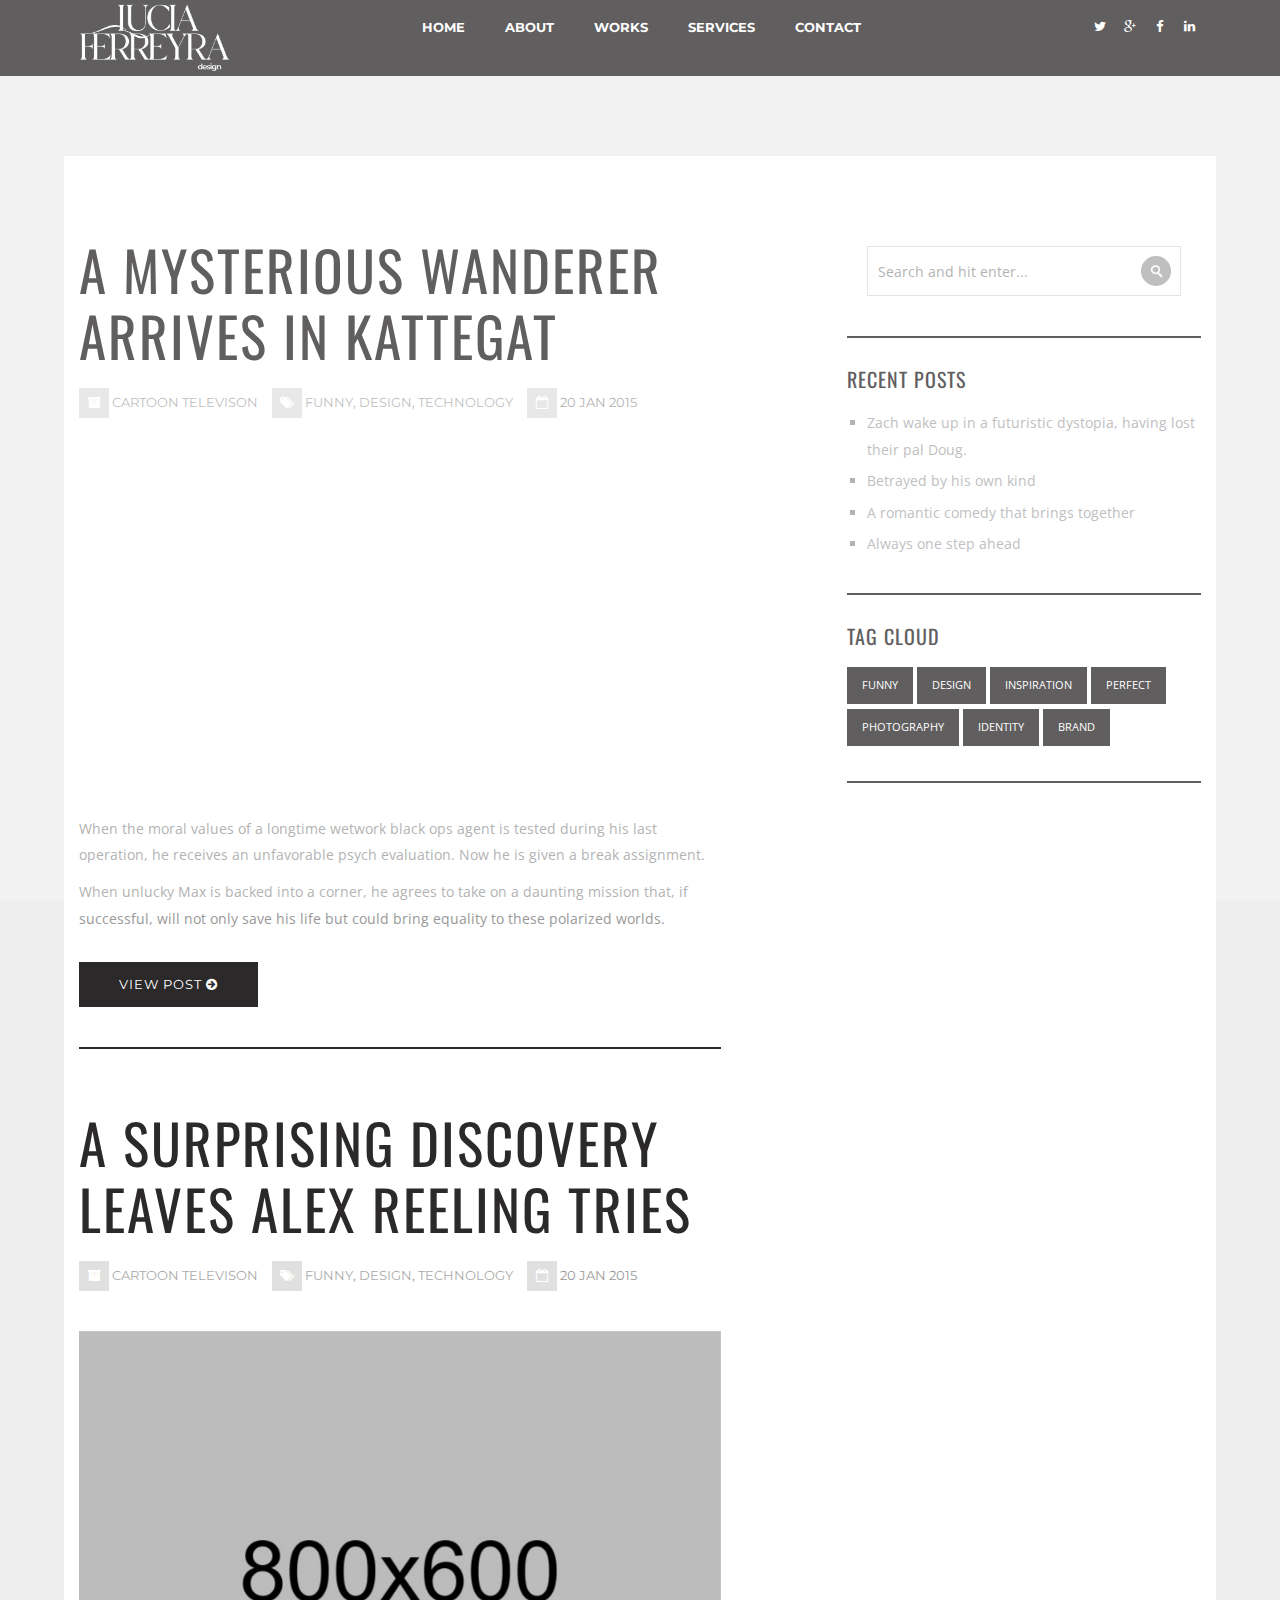
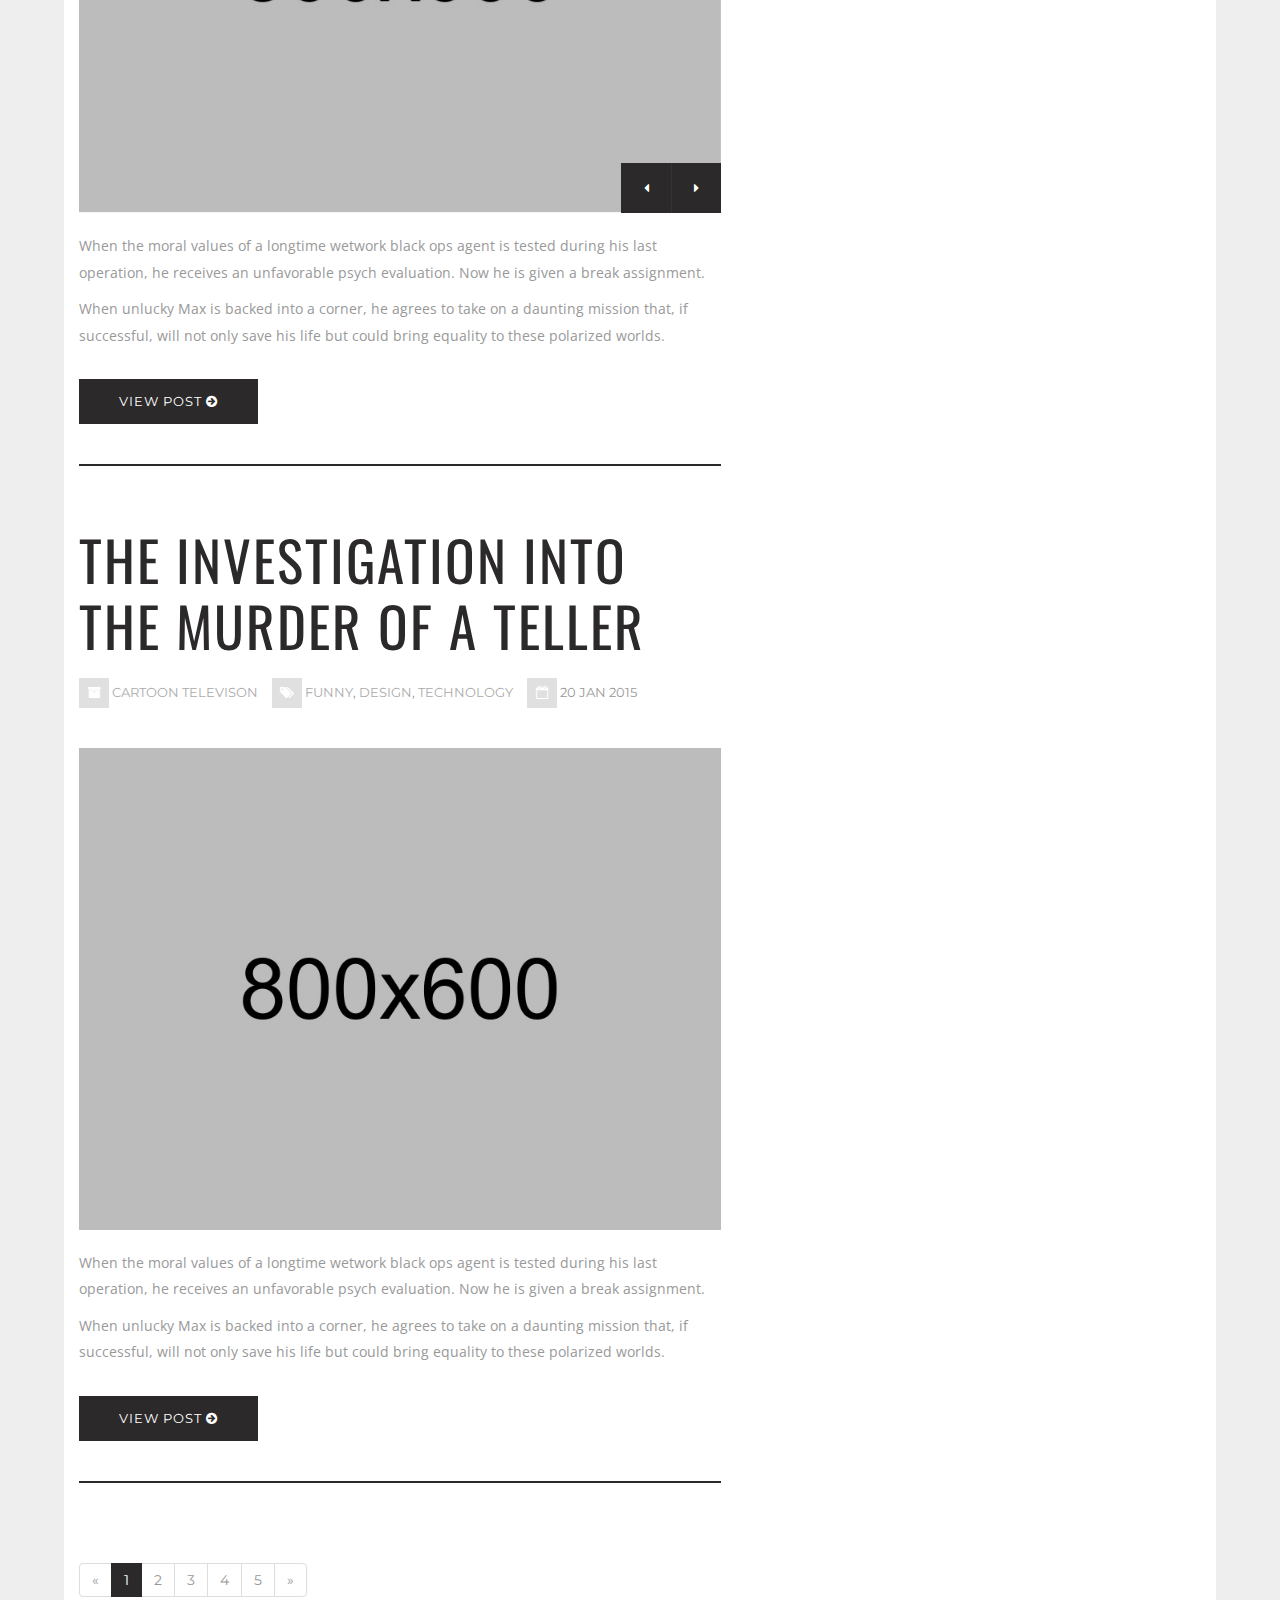
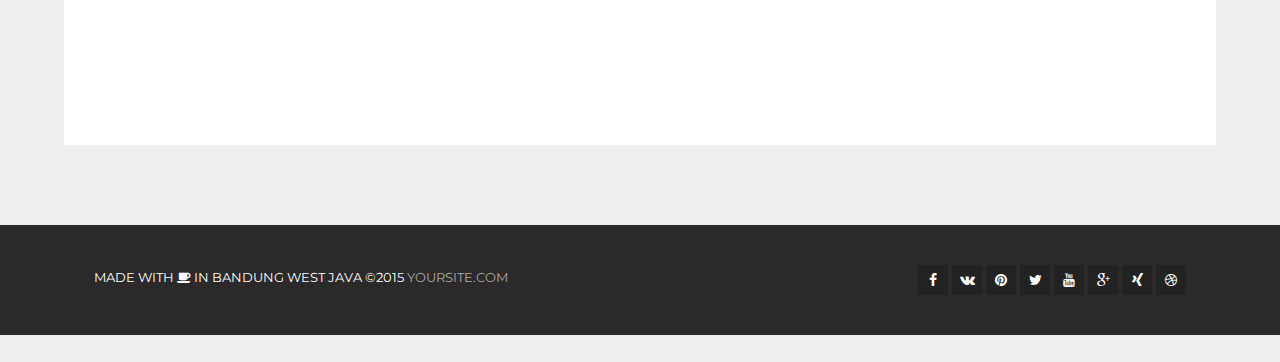
<file: blog.html>
﻿<!DOCTYPE html>
<html lang="en">
    <head>
        <meta http-equiv="content-type" content="text/html; charset=UTF-8">
        <meta charset="utf-8">
        <title>Brehoh - Responsive One Page Portfolio</title>
        <meta name="viewport" content="width=device-width, initial-scale=1.0">
        <meta name="description" content="">
        <meta name="author" content="">
    
        <!-- Le styles -->
        <link href="css/bootstrap.min.css" rel="stylesheet">
        <link href="css/font-awesome.min.css" rel="stylesheet">
        <link href="css/owl.carousel.css" rel="stylesheet">
        <link href="css/prettyPhoto.css" rel="stylesheet">
        <link href="css/style.css" rel="stylesheet">
		<link href='http://fonts.googleapis.com/css?family=Montserrat:400,700' rel='stylesheet' type='text/css'>
		<link href='http://fonts.googleapis.com/css?family=Oswald:400,300,700&amp;subset=latin,latin-ext' rel='stylesheet' type='text/css'>
        <link href='http://fonts.googleapis.com/css?family=Open+Sans:400,300,300italic,400italic,700,700italic,600italic,600&amp;subset=latin,greek-ext,cyrillic-ext,greek,vietnamese,cyrillic' rel='stylesheet' type='text/css'>
        <!-- HTML5 shim, for IE6-8 support of HTML5 elements -->
        <!--[if lt IE 9]>
          <script src="http://html5shim.googlecode.com/svn/trunk/html5.js"></script>
        <![endif]-->
    
        <!-- Fav and touch icons -->
        <link rel="apple-touch-icon-precomposed" sizes="144x144" href="http://twitter.github.com/bootstrap/assets/ico/apple-touch-icon-144-precomposed.png">
        <link rel="apple-touch-icon-precomposed" sizes="114x114" href="http://twitter.github.com/bootstrap/assets/ico/apple-touch-icon-114-precomposed.png">
        <link rel="apple-touch-icon-precomposed" sizes="72x72" href="http://twitter.github.com/bootstrap/assets/ico/apple-touch-icon-72-precomposed.png">
        <link rel="apple-touch-icon-precomposed" href="http://twitter.github.com/bootstrap/assets/ico/apple-touch-icon-57-precomposed.png">
        <link rel="shortcut icon" href="images/favicon.png"><!--favicon image-->
    </head>

	<body class="blog">
    	<!-- Preloader -->
        <div id="preloader">
            <div id="status"><img src="images/black-logo.png" alt="loading content.."></div>
        </div>
        
        	<!--HEADER START-->
			<nav class="header blog-menu">
					<div class="for-sticky">
						<div class="container nav-box">
							<div class="logo">
								<a href="index.html">
									<img class="logo1" alt="logo" src="images/logo.png"><!--white logo-->
									<img class="logo2" alt="logo" src="images/logo2.png"><!--black logo-->
								</a>
							</div>
							<div class="menu-box hidden-xs hidden-sm">
								<ul class="navigation">
									<li><a href="index.html">Home</a></li>
									<li><a href="index.html#about">About</a></li>
									<li><a href="index.html#works">Works</a></li>
									<li><a href="index.html#services">Services</a></li>
									<li><a href="index.html#contact">Contact</a></li>
								</ul>
							</div><!--/.menu-box-->
							<div class="box-mobile hidden-lg hidden-md">
								<div class="menu-btn" data-toggle="collapse" data-target=".nav-collapse">
									<span class="fa fa-bars"></span>
								</div>
								<ul class="nav-collapse mobile-menu hidden-lg hidden-md"></ul>
							</div><!--/.box-mobile-->	
							<div class="social-top hidden-xs hidden-sm">
								<ul class="social-list">
									<li><a href="#"><i class="fa fa-twitter"></i></a></li>
									<li><a href="#"><i class="fa fa-google-plus"></i></a></li>
									<li><a href="#"><i class="fa fa-facebook"></i></a></li>
									<li><a href="#"><i class="fa fa-linkedin"></i></a></li>
								</ul><!--/.social-list-->
							</div>
						</div><!--/.container-->
					</div><!--/.for-sticky-->
			</nav><!--/.header-->
			<!--HEADER END-->

		<div class="content blog-wrapper">  
			<div class="container clearfix">
				 <div class="row clearfix">
					<div class="col-md-7 blog-content">
						
						<!--BLOG POST START-->
						<article class="blog-post">
							 <a href="blog-single.html"><h2 class="content-title">A mysterious wanderer arrives in Kattegat</h2></a>
							 <ul class="post-detail">
							 	<li><i class="fa fa-archive"></i> <a href="#">Cartoon Televison</a></li>
								<li><i class="fa fa-tags"></i> <a href="#">Funny</a>, <a href="#">Design</a>, <a href="#">Technology</a></li>
								<li><i class="fa fa-calendar-o"></i> 20 Jan 2015</li>
							 </ul>
							 <div class="spacing40 clearfix"></div>
							 <div class="video clearfix">
								<iframe width="570" src="http://www.youtube.com/embed/dA8Smj5tZOQ?wmode=opaque;rel=0;showinfo=0;controls=0;iv_load_policy=3" height="300"></iframe> 
							 </div><!--/.video-->
							 
							 <div class="spacing20 clearfix"></div>
							 
							 <p>When the moral values of a longtime wetwork black ops agent is tested during his last operation, he receives an unfavorable psych evaluation. Now he is given 
							 a break assignment.</p>
							 <p>When unlucky Max is backed into a corner, he agrees to take on a daunting mission that, if 
							 successful, will not only save his life but could bring equality to these polarized worlds.</p>
							 <div class="spacing20 clearfix"></div>
							 <a class="go-btn" href="blog-single.html">View Post <i class="fa fa-arrow-circle-right"></i></a>
							 <div class="border-post clearfix"></div>
							 <div class="clearboth spacing40"></div>
						</article><!--/.blog-post-->
						<!--BLOG POST END-->
						
						<!--BLOG POST START-->
						<article class="blog-post">
							 <a href="blog-single.html"><h2 class="content-title">A surprising discovery leaves Alex reeling tries </h2></a>
							 <ul class="post-detail">
							 	<li><i class="fa fa-archive"></i> <a href="#">Cartoon Televison</a></li>
								<li><i class="fa fa-tags"></i> <a href="#">Funny</a>, <a href="#">Design</a>, <a href="#">Technology</a></li>
								<li><i class="fa fa-calendar-o"></i> 20 Jan 2015</li>
							 </ul>
							 <div class="spacing40 clearfix"></div>
							 <div class="blog-slider" data-auto-play="5000"> 
								 <!--BLOG CAROUSEL-->
									 <div class="slide">  <img src="images/blog/1.jpg" alt="works"> </div>
									 <div class="slide">  <img src="images/blog/2.jpg" alt="works"> </div>
									 <div class="slide">  <img src="images/blog/3.jpg" alt="works"> </div>
								 
								  <!--BLOG CAROUSEL END-->
								  
							 </div><!--/.carousel-->
							 
							 <div class="spacing20 clearfix"></div>
							 
							 <p>When the moral values of a longtime wetwork black ops agent is tested during his last operation, he receives an unfavorable psych evaluation. Now he is given 
							 a break assignment.</p>
							 <p>When unlucky Max is backed into a corner, he agrees to take on a daunting mission that, if 
							 successful, will not only save his life but could bring equality to these polarized worlds.</p>
							 <div class="spacing20 clearfix"></div>
							 <a class="go-btn" href="blog-single.html">View Post <i class="fa fa-arrow-circle-right"></i></a>
							 <div class="border-post clearfix"></div>
							 <div class="clearboth spacing40"></div>
						</article><!--/.blog-post-->
						<!--BLOG POST END-->
						
						<!--BLOG POST START-->
						<article class="blog-post">
							 <a href="blog-single.html"><h2 class="content-title">The investigation into the murder of a teller </h2></a>
							 <ul class="post-detail">
							 	<li><i class="fa fa-archive"></i> <a href="#">Cartoon Televison</a></li>
								<li><i class="fa fa-tags"></i> <a href="#">Funny</a>, <a href="#">Design</a>, <a href="#">Technology</a></li>
								<li><i class="fa fa-calendar-o"></i> 20 Jan 2015</li>
							 </ul>
							 <div class="spacing40 clearfix"></div>
							 <img src="images/blog/4.jpg" alt="blog">
							 
							 <div class="spacing20 clearfix"></div>
							 
							 <p>When the moral values of a longtime wetwork black ops agent is tested during his last operation, he receives an unfavorable psych evaluation. Now he is given 
							 a break assignment.</p>
							 <p>When unlucky Max is backed into a corner, he agrees to take on a daunting mission that, if 
							 successful, will not only save his life but could bring equality to these polarized worlds.</p>
							 <div class="spacing20 clearfix"></div>
							 <a class="go-btn" href="blog-single.html">View Post <i class="fa fa-arrow-circle-right"></i></a>
							 <div class="border-post clearfix"></div>
							 <div class="clearboth spacing40"></div>
						</article><!--/.blog-post-->
						<!--BLOG POST END-->
						
						 <ul class="pagination">
								  <li><a href="#">«</a></li>
								  <li class="active"><a href="#">1</a></li>
								  <li><a href="#">2</a></li>
								  <li><a href="#">3</a></li>
								  <li><a href="#">4</a></li>
								  <li><a href="#">5</a></li>
								  <li><a href="#">»</a></li>
						</ul>
						<div class="spacing40 clearfix"></div>
					</div><!--/.col-md-8-->
					
					<!--SIDEBAR START-->
					<div class="col-md-4 col-md-offset-1 sidebar">
						<div class="widget search">
							<form id="searchform">
								<input id="s" type="search" name="s" value="" placeholder="Search and hit enter...">
								<input id="searchsubmit" type="submit">
							</form>
						</div><!--/.search-->
						
						<div class="widget recent-post clearfix" >
							<h3 class="widgettitle">Recent Posts</h3>
							
							<ul>
								<li><a href="#">Zach wake up in a futuristic dystopia, having lost their pal Doug.</a></li>
								<li><a href="#">Betrayed by his own kind</a></li>
								<li><a href="#">A romantic comedy that brings together</a></li>
								<li><a href="#">Always one step ahead</a></li>
							</ul>
						</div><!--/.recent-post-->
						
						<div class="widget tagcloud">
							<h3 class="widgettitle">Tag Cloud</h3>
							
							<a href="#">Funny</a>
							<a href="#">Design</a>
							<a href="#">Inspiration</a>
							<a href="#">Perfect</a>
							<a href="#">Photography</a>
							<a href="#">Identity</a>
							<a href="#">Brand</a>
						</div>
					</div><!--/.sidebar-->
					<!--SIDEBAR END-->
				 </div><!--/.row-->
			</div><!--/.container-->
		</div><!--/.blog-wrapper-->

        <footer class="footer clearfix">
			<div class="container">
				<div class="col-md-6">
					<p>Made with <i class="fa fa-coffee"></i> in Bandung West Java &copy;2015 <a href="#">yoursite.com</a></p>
				</div><!--/.col-md-6-->
				
				<div class="col-md-6 footer-box">
					<ul class="footer-icon">
						<li><a href="#"><i class="fa fa-facebook"></i></a></li>
						<li><a href="#"><i class="fa fa-vk"></i></a></li>
						<li><a href="#"><i class="fa fa-pinterest"></i></a></li>
						<li><a href="#"><i class="fa fa-twitter"></i></a></li>
						<li><a href="#"><i class="fa fa-youtube"></i></a></li>
						<li><a href="#"><i class="fa fa-google-plus"></i></a></li>
						<li><a href="#"><i class="fa fa-xing"></i></a></li>
						<li><a href="#"><i class="fa fa-dribbble"></i></a></li>
					</ul><!--/.team-icon-->
				</div><!--/.footer-box-->			
			</div><!--/.container-->
		</footer><!--/.footer-->
    
    <!-- Le javascript
    ================================================== -->
    <!-- Placed at the end of the document so the pages load faster -->
    <script type="text/javascript" src="js/jquery.js"></script>
    <script type="text/javascript" src="js/jquery.easing.js"></script>
    <script type="text/javascript" src="js/bootstrap.min.js"></script> 
	<script type="text/javascript" src="js/jquery.fitvids.js"></script>
    <script type="text/javascript" src="js/jquery.prettyPhoto.js"></script>
    <script type="text/javascript" src="js/owl.carousel.js"></script>
	<script type="text/javascript" src="js/jquery.sticky.js"></script>
	<script type="text/javascript" src="js/blog.js"></script>
     	

	</body>
</html>
</file>
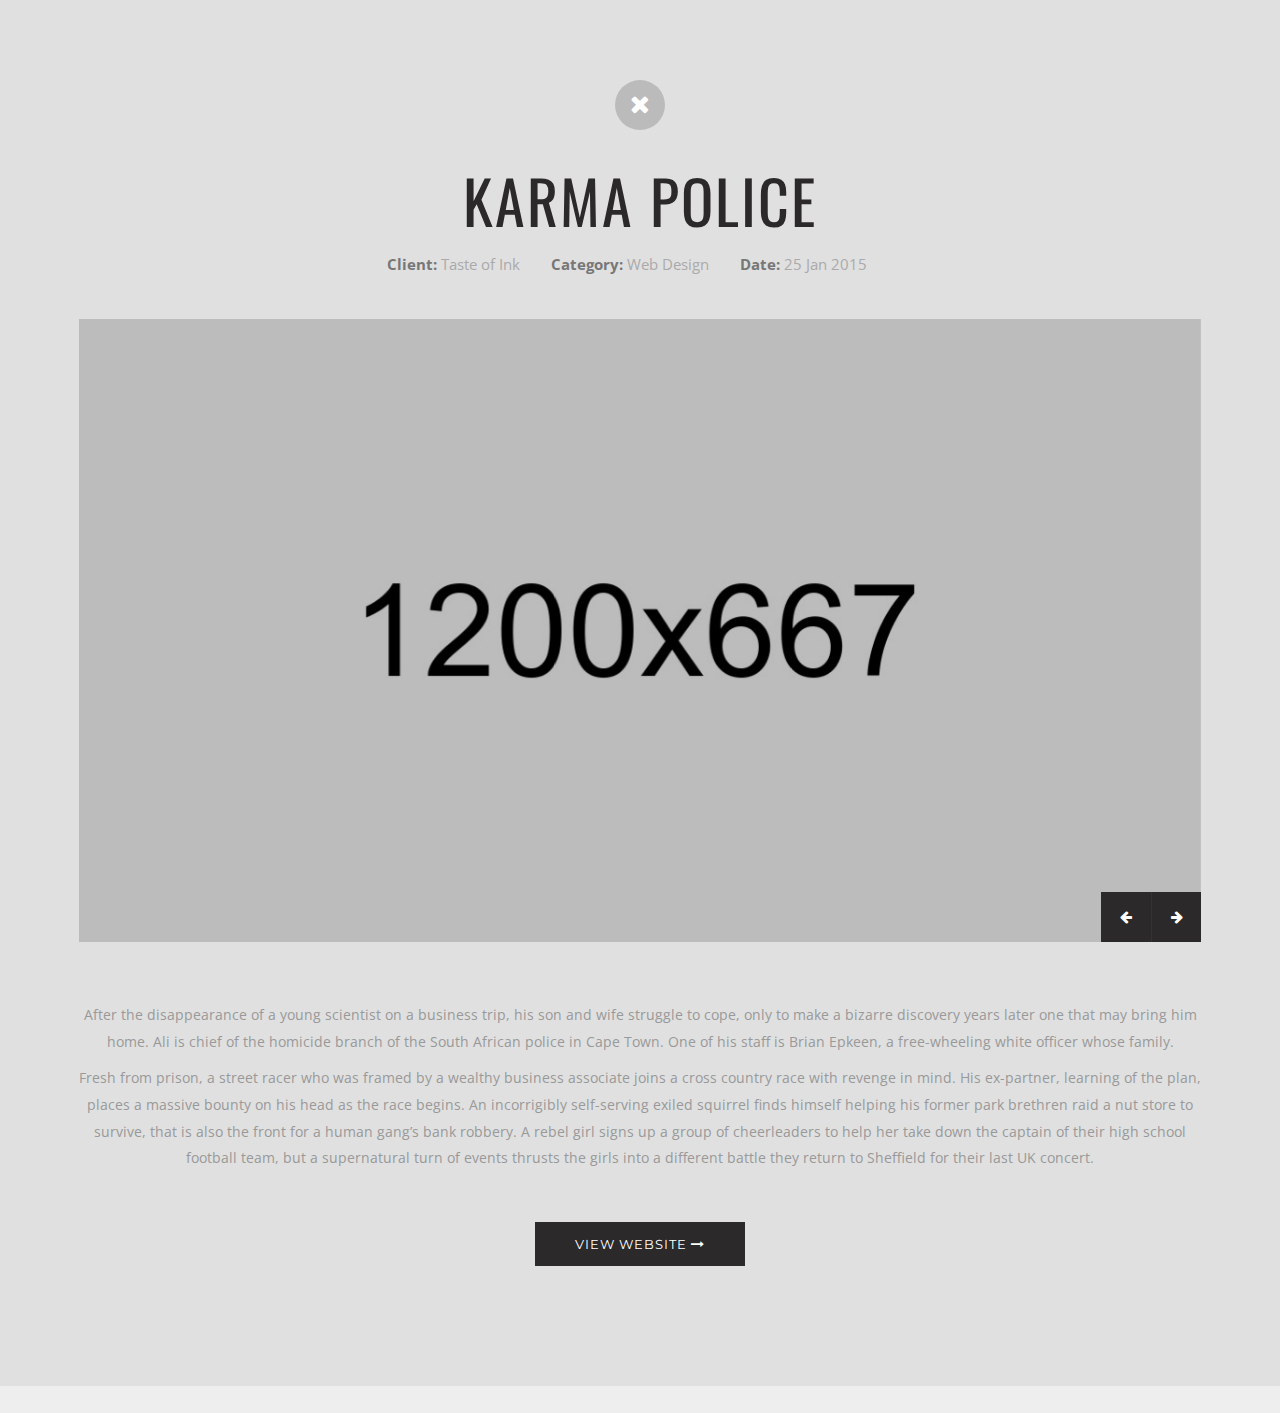
<file: work1.html>
﻿<!DOCTYPE html>
<html lang="en">
    <head>
         <meta http-equiv="content-type" content="text/html; charset=UTF-8">
        <meta charset="utf-8">
        <title>Brehoh - Responsive One Page Portfolio</title>
        <meta name="viewport" content="width=device-width, initial-scale=1.0">
        <meta name="description" content="">
        <meta name="author" content="">
    
        <!-- Le styles -->
        <link href="css/bootstrap.min.css" rel="stylesheet">
        <link href="css/font-awesome.min.css" rel="stylesheet">
        <link href="css/owl.carousel.css" rel="stylesheet">
        <link href="css/prettyPhoto.css" rel="stylesheet">
        <link href="css/style.css" rel="stylesheet">
		<link href='http://fonts.googleapis.com/css?family=Montserrat:400,700' rel='stylesheet' type='text/css'>
		<link href='http://fonts.googleapis.com/css?family=Oswald:400,300,700&amp;subset=latin,latin-ext' rel='stylesheet' type='text/css'>
        <link href='http://fonts.googleapis.com/css?family=Open+Sans:400,300,300italic,400italic,700,700italic,600italic,600&amp;subset=latin,greek-ext,cyrillic-ext,greek,vietnamese,cyrillic' rel='stylesheet' type='text/css'>
        <!-- HTML5 shim, for IE6-8 support of HTML5 elements -->
        <!--[if lt IE 9]>
          <script src="http://html5shim.googlecode.com/svn/trunk/html5.js"></script>
        <![endif]-->
    
        <!-- Fav and touch icons -->
        <link rel="apple-touch-icon-precomposed" sizes="144x144" href="http://twitter.github.com/bootstrap/assets/ico/apple-touch-icon-144-precomposed.png">
        <link rel="apple-touch-icon-precomposed" sizes="114x114" href="http://twitter.github.com/bootstrap/assets/ico/apple-touch-icon-114-precomposed.png">
        <link rel="apple-touch-icon-precomposed" sizes="72x72" href="http://twitter.github.com/bootstrap/assets/ico/apple-touch-icon-72-precomposed.png">
        <link rel="apple-touch-icon-precomposed" href="http://twitter.github.com/bootstrap/assets/ico/apple-touch-icon-57-precomposed.png">
        <link rel="shortcut icon" href="images/favicon.png"><!--favicon image-->
    </head>

	<body>
    	<div class="worksajax clearfix">
			
     		<div class="content align-center clearfix">
                <div class="container work-content">
					<i class="fa fa-times ic-close"></i>
					<h3 class="content-title">Karma Police</h3>
					<div class="title-border"></div>
					<div class="port-attr clearfix">
						<p><strong>Client:</strong> Taste of Ink</p>
						<p><strong>Category:</strong> Web Design</p>
						<p><strong>Date:</strong> 25 Jan 2015</p>
					</div>
                    <div class="slider">
                        <div class="slide"><img alt="" src="images/work/big1.jpg"></div>
                        <div class="slide"><img alt="" src="images/work/big2.jpg"></div>
                        <div class="slide"><img alt="" src="images/work/big3.jpg"></div>
                    </div><!--/.slider-->
                    <div class="spacing40"></div>
                    <div class="spacing20"></div>
                    <p>After the disappearance of a young scientist on a business trip, his son and wife struggle to cope, only to make a bizarre discovery years later one 
                    that may bring him home. Ali is chief of the homicide branch of the South African police in Cape Town. One of his staff is Brian Epkeen, a free-wheeling white 
                    officer whose family. </p>
                    <p>Fresh from prison, a street racer who was framed by a wealthy business associate joins a cross country race with revenge in mind. His ex-partner, 
                    learning of the plan, places a massive bounty on his head as the race begins. An incorrigibly self-serving exiled squirrel finds himself helping his former
                     park brethren raid a nut store to survive, that is also the front for a human gang’s bank robbery. A rebel girl signs up a group of cheerleaders to help her 
                     take down the captain of their high school football team, but a supernatural turn of events thrusts the girls into a different battle they return to Sheffield 
                     for their last UK concert.</p>
                    <div class="spacing40"></div>
                    <a class="go-btn" href="#">View Website <i class="fa fa-long-arrow-right"></i></a>
                    <div class="spacing40"></div>
                </div><!--/.container-->
                <div class="spacing40"></div>
                
        	</div>
        </div><!--/.worksajax-->

		<!-- The javascript
		================================================== -->
		<!-- Placed at the end of the document so the pages load faster -->
		<script type="text/javascript" src="js/modernizr.js"></script>
		<script type="text/javascript" src="js/jquery.js"></script>
		<script type="text/javascript" src="js/jquery.easing.js"></script>
		<script type="text/javascript" src="js/jquery.imagesloaded.min.js"></script>
		<script type="text/javascript" src="js/bootstrap.min.js"></script> 
		<script type="text/javascript" src="js/isotope.pkgd.js"></script>
		<script type="text/javascript" src="js/jquery.fitvids.js"></script>
		<script type="text/javascript" src="js/jquery.prettyPhoto.js"></script>
		<script type="text/javascript" src="js/owl.carousel.js"></script>
		<script type="text/javascript" src="js/jquery.imagesloaded.min.js"></script>
    	<script type="text/javascript" src="js/portfolio.js"></script>
	</body>
</html>
</file>
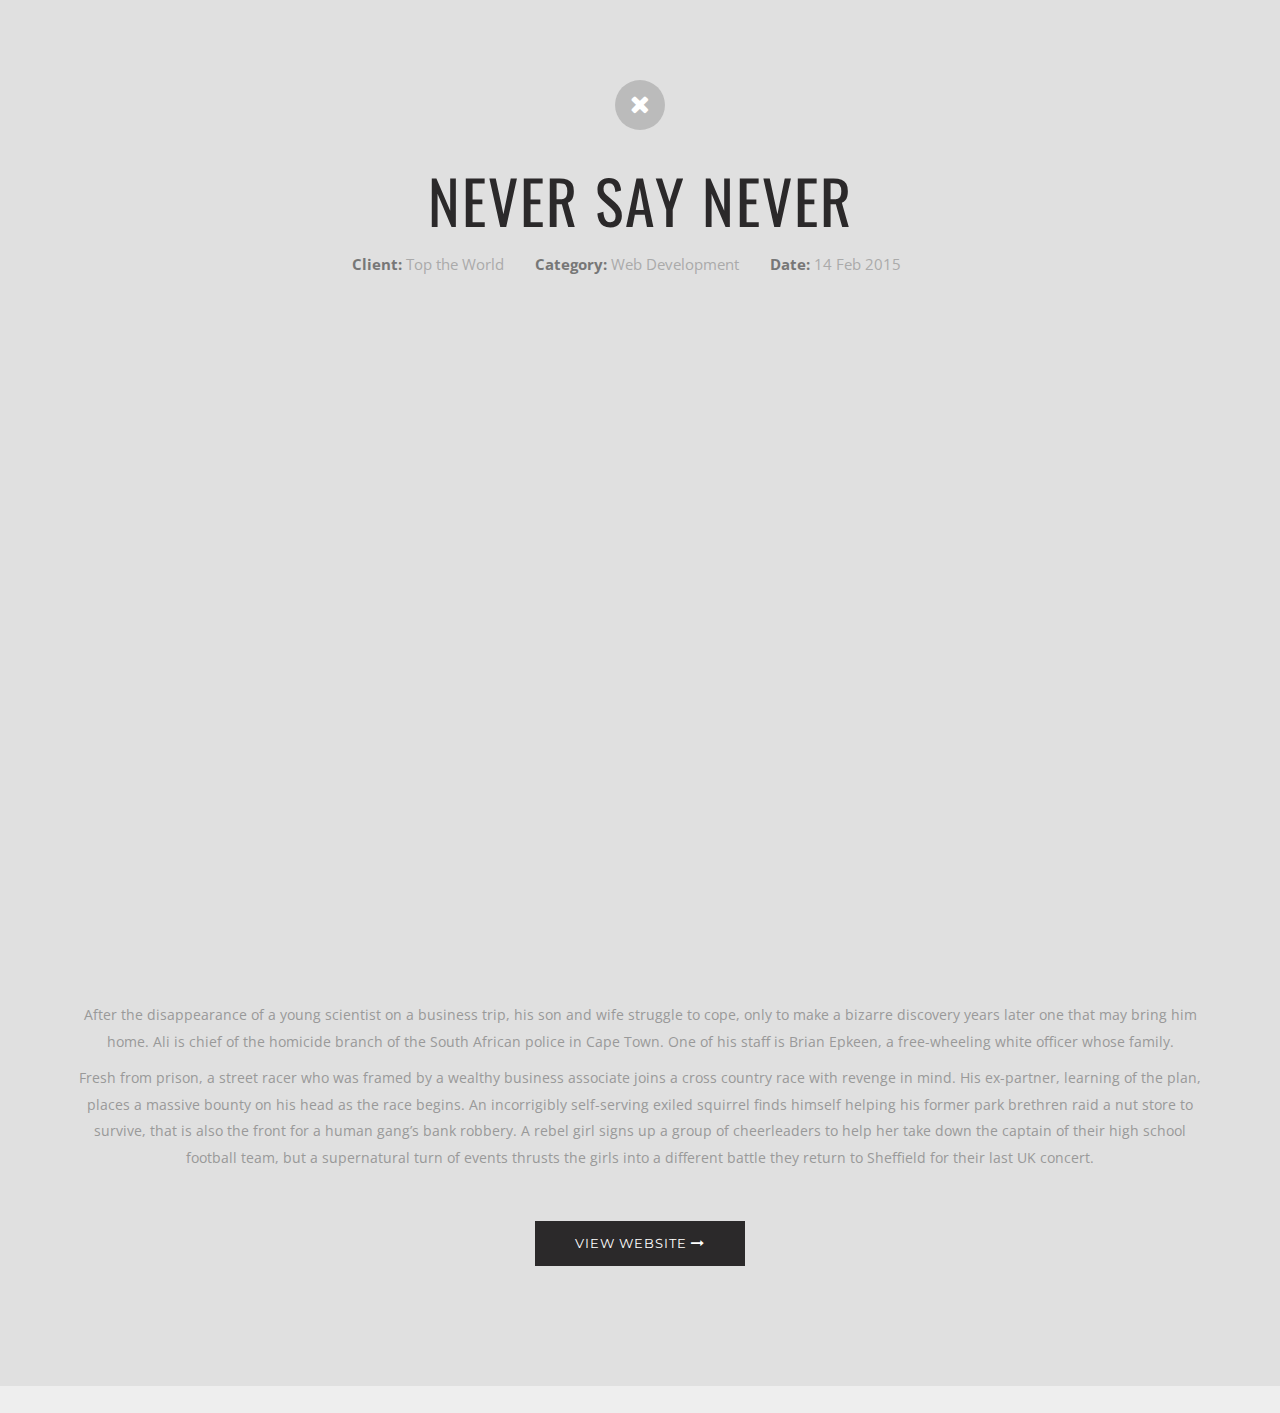
<file: work2.html>
﻿<!DOCTYPE html>
<html lang="en">
    <head>
         <meta http-equiv="content-type" content="text/html; charset=UTF-8">
        <meta charset="utf-8">
        <title>Brehoh - Responsive One Page Portfolio</title>
        <meta name="viewport" content="width=device-width, initial-scale=1.0">
        <meta name="description" content="">
        <meta name="author" content="">
    
        <!-- Le styles -->
        <link href="css/bootstrap.min.css" rel="stylesheet">
        <link href="css/font-awesome.min.css" rel="stylesheet">
        <link href="css/owl.carousel.css" rel="stylesheet">
        <link href="css/prettyPhoto.css" rel="stylesheet">
        <link href="css/style.css" rel="stylesheet">
		<link href='http://fonts.googleapis.com/css?family=Montserrat:400,700' rel='stylesheet' type='text/css'>
		<link href='http://fonts.googleapis.com/css?family=Oswald:400,300,700&amp;subset=latin,latin-ext' rel='stylesheet' type='text/css'>
        <link href='http://fonts.googleapis.com/css?family=Open+Sans:400,300,300italic,400italic,700,700italic,600italic,600&amp;subset=latin,greek-ext,cyrillic-ext,greek,vietnamese,cyrillic' rel='stylesheet' type='text/css'>
        <!-- HTML5 shim, for IE6-8 support of HTML5 elements -->
        <!--[if lt IE 9]>
          <script src="http://html5shim.googlecode.com/svn/trunk/html5.js"></script>
        <![endif]-->
    
        <!-- Fav and touch icons -->
        <link rel="apple-touch-icon-precomposed" sizes="144x144" href="http://twitter.github.com/bootstrap/assets/ico/apple-touch-icon-144-precomposed.png">
        <link rel="apple-touch-icon-precomposed" sizes="114x114" href="http://twitter.github.com/bootstrap/assets/ico/apple-touch-icon-114-precomposed.png">
        <link rel="apple-touch-icon-precomposed" sizes="72x72" href="http://twitter.github.com/bootstrap/assets/ico/apple-touch-icon-72-precomposed.png">
        <link rel="apple-touch-icon-precomposed" href="http://twitter.github.com/bootstrap/assets/ico/apple-touch-icon-57-precomposed.png">
        <link rel="shortcut icon" href="images/favicon.png"><!--favicon image-->
    </head>

	<body>
    	<div class="worksajax clearfix">
     		<div class="content align-center clearfix">
                <div class="container work-content">
					<i class="fa fa-times ic-close"></i>
					<h3 class="content-title">Never Say Never</h3>
					<div class="title-border"></div>
					<div class="port-attr clearfix">
						<p><strong>Client:</strong> Top the World</p>
						<p><strong>Category:</strong> Web Development</p>
						<p><strong>Date:</strong> 14 Feb 2015</p>
					</div>
                    <div class="video clearfix">
                        <iframe width="540" src="http://www.youtube.com/embed/VDsLMLjVsD8?wmode=opaque;rel=0;showinfo=0;controls=0;iv_load_policy=3" height="300"></iframe>
                    </div><!--/.video-->
                    <div class="spacing40"></div>
                    <div class="spacing20"></div>
                    <p>After the disappearance of a young scientist on a business trip, his son and wife struggle to cope, only to make a bizarre discovery years later one 
                    that may bring him home. Ali is chief of the homicide branch of the South African police in Cape Town. One of his staff is Brian Epkeen, a free-wheeling white 
                    officer whose family. </p>
                    <p>Fresh from prison, a street racer who was framed by a wealthy business associate joins a cross country race with revenge in mind. His ex-partner, 
                    learning of the plan, places a massive bounty on his head as the race begins. An incorrigibly self-serving exiled squirrel finds himself helping his former
                     park brethren raid a nut store to survive, that is also the front for a human gang’s bank robbery. A rebel girl signs up a group of cheerleaders to help her 
                     take down the captain of their high school football team, but a supernatural turn of events thrusts the girls into a different battle they return to Sheffield 
                     for their last UK concert.</p>
                    <div class="spacing40"></div>
                    <a class="go-btn" href="#">View Website <i class="fa fa-long-arrow-right"></i></a>
                    <div class="spacing40"></div>
                </div><!--/.container-->
                <div class="spacing40"></div>
                
        	</div>
        </div><!--/.worksajax-->

		<!-- The javascript
		================================================== -->
		<!-- Placed at the end of the document so the pages load faster -->
		<script type="text/javascript" src="js/modernizr.js"></script>
		<script type="text/javascript" src="js/jquery.js"></script>
		<script type="text/javascript" src="js/jquery.easing.js"></script>
		<script type="text/javascript" src="js/jquery.imagesloaded.min.js"></script>
		<script type="text/javascript" src="js/bootstrap.min.js"></script> 
		<script type="text/javascript" src="js/isotope.pkgd.js"></script>
		<script type="text/javascript" src="js/jquery.fitvids.js"></script>
		<script type="text/javascript" src="js/jquery.prettyPhoto.js"></script>
		<script type="text/javascript" src="js/owl.carousel.js"></script>
		<script type="text/javascript" src="js/jquery.imagesloaded.min.js"></script>
    	<script type="text/javascript" src="js/portfolio.js"></script>
	</body>
</html>
</file>
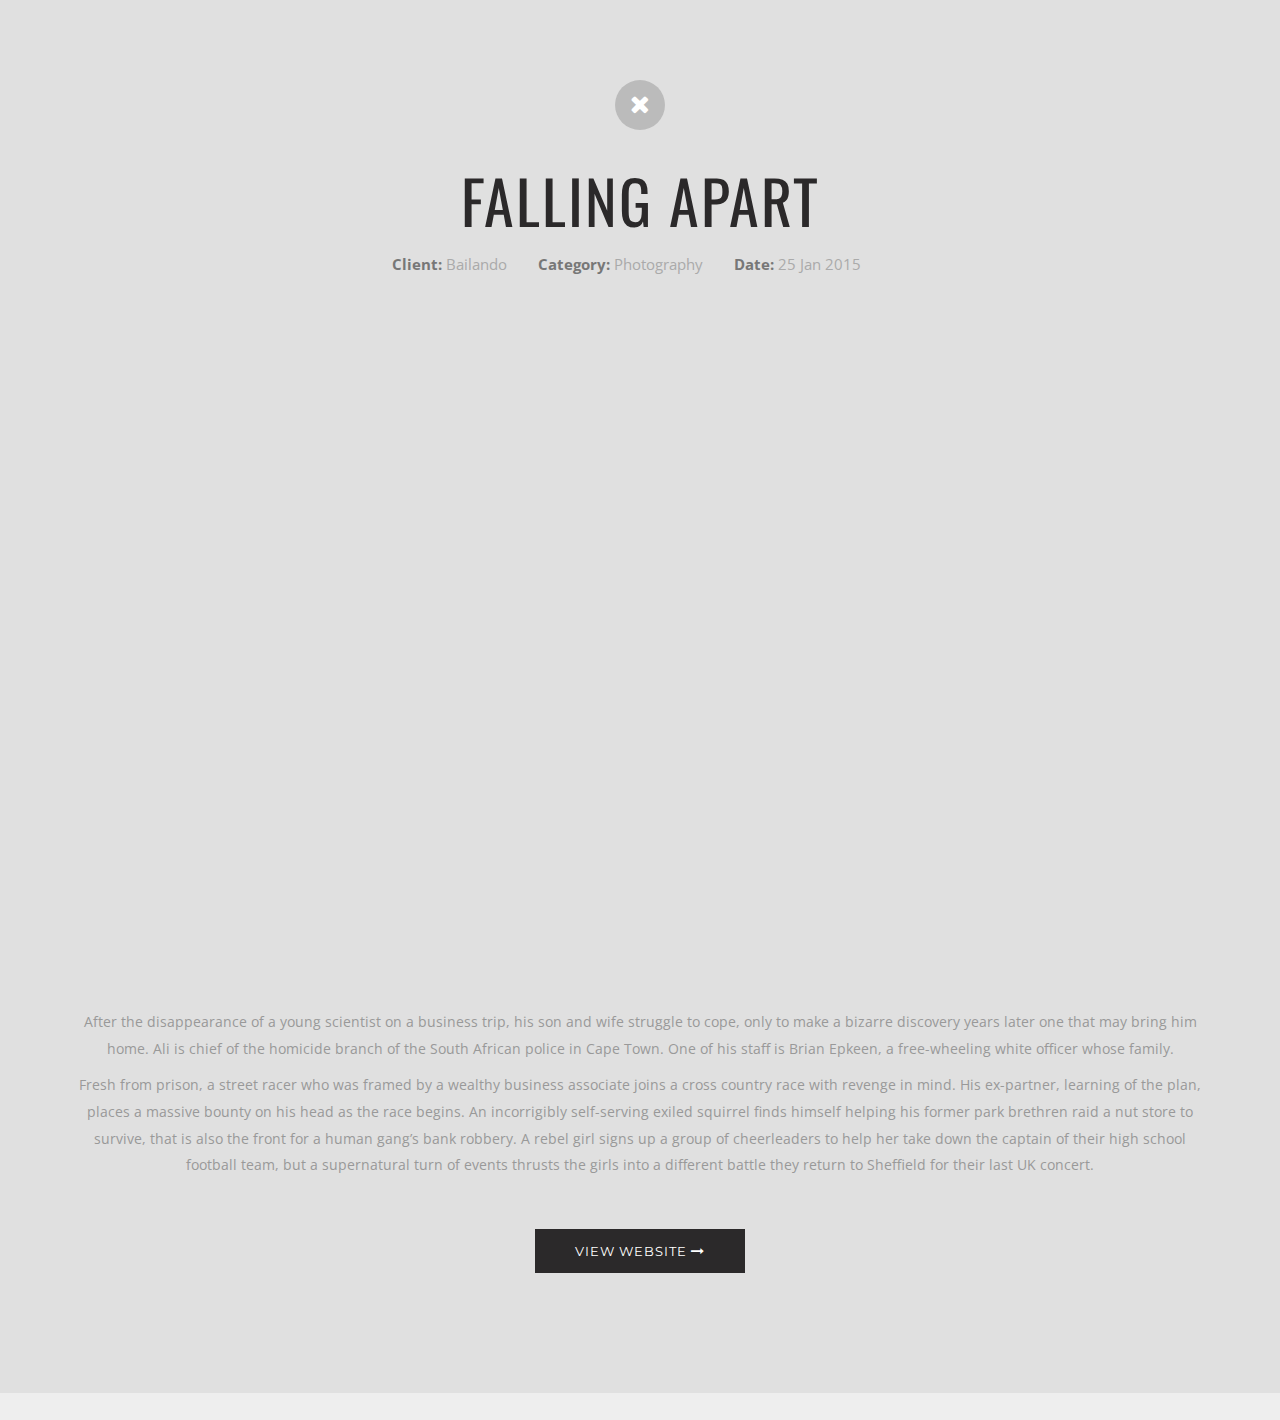
<file: work3.html>
﻿<!DOCTYPE html>
<html lang="en">
    <head>
        <meta http-equiv="content-type" content="text/html; charset=UTF-8">
        <meta charset="utf-8">
        <title>Brehoh - Responsive One Page Portfolio</title>
        <meta name="viewport" content="width=device-width, initial-scale=1.0">
        <meta name="description" content="">
        <meta name="author" content="">
    
        <!-- Le styles -->
        <link href="css/bootstrap.min.css" rel="stylesheet">
        <link href="css/font-awesome.min.css" rel="stylesheet">
        <link href="css/owl.carousel.css" rel="stylesheet">
        <link href="css/prettyPhoto.css" rel="stylesheet">
        <link href="css/style.css" rel="stylesheet">
		<link href='http://fonts.googleapis.com/css?family=Montserrat:400,700' rel='stylesheet' type='text/css'>
		<link href='http://fonts.googleapis.com/css?family=Oswald:400,300,700&amp;subset=latin,latin-ext' rel='stylesheet' type='text/css'>
        <link href='http://fonts.googleapis.com/css?family=Open+Sans:400,300,300italic,400italic,700,700italic,600italic,600&amp;subset=latin,greek-ext,cyrillic-ext,greek,vietnamese,cyrillic' rel='stylesheet' type='text/css'>
        <!-- HTML5 shim, for IE6-8 support of HTML5 elements -->
        <!--[if lt IE 9]>
          <script src="http://html5shim.googlecode.com/svn/trunk/html5.js"></script>
        <![endif]-->
    
        <!-- Fav and touch icons -->
        <link rel="apple-touch-icon-precomposed" sizes="144x144" href="http://twitter.github.com/bootstrap/assets/ico/apple-touch-icon-144-precomposed.png">
        <link rel="apple-touch-icon-precomposed" sizes="114x114" href="http://twitter.github.com/bootstrap/assets/ico/apple-touch-icon-114-precomposed.png">
        <link rel="apple-touch-icon-precomposed" sizes="72x72" href="http://twitter.github.com/bootstrap/assets/ico/apple-touch-icon-72-precomposed.png">
        <link rel="apple-touch-icon-precomposed" href="http://twitter.github.com/bootstrap/assets/ico/apple-touch-icon-57-precomposed.png">
        <link rel="shortcut icon" href="images/favicon.png"><!--favicon image-->
    </head>

	<body>
    	<div class="worksajax clearfix">
     		<div class="content align-center clearfix">
                <div class="container work-content">
					<i class="fa fa-times ic-close"></i>
					<h3 class="content-title">Falling Apart</h3>
					<div class="title-border"></div>
					<div class="port-attr clearfix">
						<p><strong>Client:</strong> Bailando</p>
						<p><strong>Category:</strong> Photography</p>
						<p><strong>Date:</strong> 25 Jan 2015</p>
					</div>
                    <div class="video clearfix">
                        <iframe src="http://player.vimeo.com/video/64078587" width="500" height="281"></iframe> 
                    </div><!--/.video-->
                    <div class="spacing40"></div>
                    <div class="spacing20"></div>
                    <p>After the disappearance of a young scientist on a business trip, his son and wife struggle to cope, only to make a bizarre discovery years later one 
                    that may bring him home. Ali is chief of the homicide branch of the South African police in Cape Town. One of his staff is Brian Epkeen, a free-wheeling white 
                    officer whose family. </p>
                    <p>Fresh from prison, a street racer who was framed by a wealthy business associate joins a cross country race with revenge in mind. His ex-partner, 
                    learning of the plan, places a massive bounty on his head as the race begins. An incorrigibly self-serving exiled squirrel finds himself helping his former
                     park brethren raid a nut store to survive, that is also the front for a human gang’s bank robbery. A rebel girl signs up a group of cheerleaders to help her 
                     take down the captain of their high school football team, but a supernatural turn of events thrusts the girls into a different battle they return to Sheffield 
                     for their last UK concert.</p>
                    <div class="spacing40"></div>
                    <a class="go-btn" href="#">View Website <i class="fa fa-long-arrow-right"></i></a>
                    <div class="spacing40"></div>
                </div><!--/.container-->
                <div class="spacing40"></div>
                
        	</div>
        </div><!--/.worksajax-->

		<!-- The javascript
		================================================== -->
		<!-- Placed at the end of the document so the pages load faster -->
		<script type="text/javascript" src="js/modernizr.js"></script>
		<script type="text/javascript" src="js/jquery.js"></script>
		<script type="text/javascript" src="js/jquery.easing.js"></script>
		<script type="text/javascript" src="js/jquery.imagesloaded.min.js"></script>
		<script type="text/javascript" src="js/bootstrap.min.js"></script> 
		<script type="text/javascript" src="js/isotope.pkgd.js"></script>
		<script type="text/javascript" src="js/jquery.fitvids.js"></script>
		<script type="text/javascript" src="js/jquery.prettyPhoto.js"></script>
		<script type="text/javascript" src="js/owl.carousel.js"></script>
		<script type="text/javascript" src="js/jquery.imagesloaded.min.js"></script>
    	<script type="text/javascript" src="js/portfolio.js"></script>
	</body>
</html>
</file>
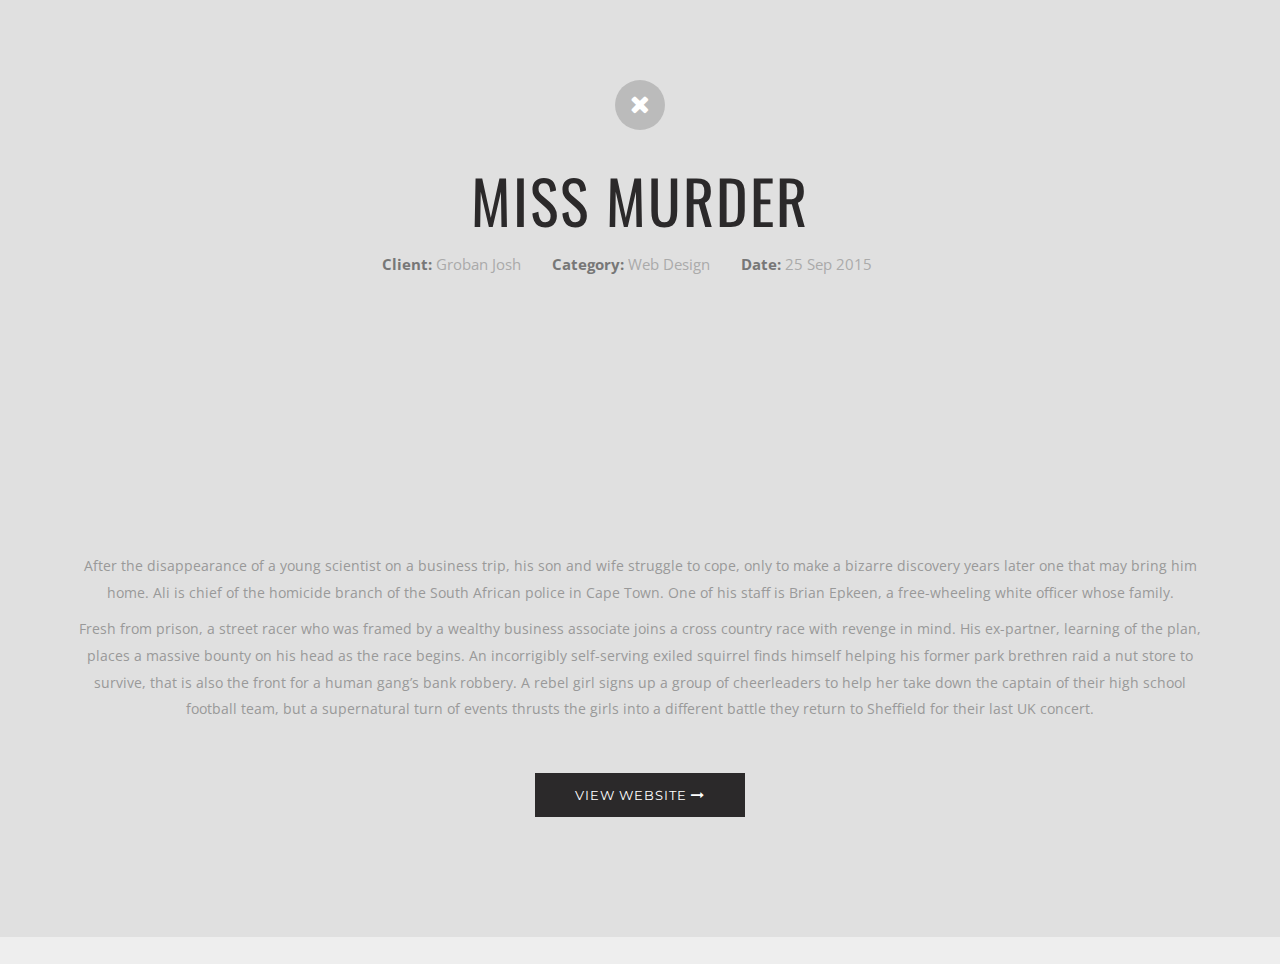
<file: work4.html>
﻿<!DOCTYPE html>
<html lang="en">
    <head>
        <meta http-equiv="content-type" content="text/html; charset=UTF-8">
        <meta charset="utf-8">
        <title>Brehoh - Responsive One Page Portfolio</title>
        <meta name="viewport" content="width=device-width, initial-scale=1.0">
        <meta name="description" content="">
        <meta name="author" content="">
    
        <!-- Le styles -->
        <link href="css/bootstrap.min.css" rel="stylesheet">
        <link href="css/font-awesome.min.css" rel="stylesheet">
        <link href="css/owl.carousel.css" rel="stylesheet">
        <link href="css/prettyPhoto.css" rel="stylesheet">
        <link href="css/style.css" rel="stylesheet">
		<link href='http://fonts.googleapis.com/css?family=Montserrat:400,700' rel='stylesheet' type='text/css'>
		<link href='http://fonts.googleapis.com/css?family=Oswald:400,300,700&amp;subset=latin,latin-ext' rel='stylesheet' type='text/css'>
        <link href='http://fonts.googleapis.com/css?family=Open+Sans:400,300,300italic,400italic,700,700italic,600italic,600&amp;subset=latin,greek-ext,cyrillic-ext,greek,vietnamese,cyrillic' rel='stylesheet' type='text/css'>
        <!-- HTML5 shim, for IE6-8 support of HTML5 elements -->
        <!--[if lt IE 9]>
          <script src="http://html5shim.googlecode.com/svn/trunk/html5.js"></script>
        <![endif]-->
    
        <!-- Fav and touch icons -->
        <link rel="apple-touch-icon-precomposed" sizes="144x144" href="http://twitter.github.com/bootstrap/assets/ico/apple-touch-icon-144-precomposed.png">
        <link rel="apple-touch-icon-precomposed" sizes="114x114" href="http://twitter.github.com/bootstrap/assets/ico/apple-touch-icon-114-precomposed.png">
        <link rel="apple-touch-icon-precomposed" sizes="72x72" href="http://twitter.github.com/bootstrap/assets/ico/apple-touch-icon-72-precomposed.png">
        <link rel="apple-touch-icon-precomposed" href="http://twitter.github.com/bootstrap/assets/ico/apple-touch-icon-57-precomposed.png">
        <link rel="shortcut icon" href="images/favicon.png"><!--favicon image-->
    </head>

	<body>
    	<div class="worksajax clearfix">
     		<div class="content align-center clearfix">
                <div class="container work-content">
					<i class="fa fa-times ic-close"></i>
					<h3 class="content-title">Miss Murder</h3>
					<div class="title-border"></div>
					<div class="port-attr clearfix">
						<p><strong>Client:</strong> Groban Josh</p>
						<p><strong>Category:</strong> Web Design</p>
						<p><strong>Date:</strong> 25 Sep 2015</p>
					</div>
                    <div class="audio clearfix">
                        <iframe width="100%" height="166" scrolling="no" frameborder="no" src="https://w.soundcloud.com/player/?url=https%3A//api.soundcloud.com/tracks/83819212&amp;color=ff5500&amp;auto_play=false&amp;hide_related=false&amp;show_comments=true&amp;show_user=true&amp;show_reposts=false"></iframe>
                    </div><!--/.audio-->
                    <div class="spacing40"></div>
                    <div class="spacing20"></div>
                    <p>After the disappearance of a young scientist on a business trip, his son and wife struggle to cope, only to make a bizarre discovery years later one 
                    that may bring him home. Ali is chief of the homicide branch of the South African police in Cape Town. One of his staff is Brian Epkeen, a free-wheeling white 
                    officer whose family. </p>
                    <p>Fresh from prison, a street racer who was framed by a wealthy business associate joins a cross country race with revenge in mind. His ex-partner, 
                    learning of the plan, places a massive bounty on his head as the race begins. An incorrigibly self-serving exiled squirrel finds himself helping his former
                     park brethren raid a nut store to survive, that is also the front for a human gang’s bank robbery. A rebel girl signs up a group of cheerleaders to help her 
                     take down the captain of their high school football team, but a supernatural turn of events thrusts the girls into a different battle they return to Sheffield 
                     for their last UK concert.</p>
                    <div class="spacing40"></div>
                    <a class="go-btn" href="#">View Website <i class="fa fa-long-arrow-right"></i></a>
                    <div class="spacing40"></div>
                </div><!--/.container-->
                <div class="spacing40"></div>
                
        	</div>
        </div><!--/.worksajax-->

		<!-- The javascript
		================================================== -->
		<!-- Placed at the end of the document so the pages load faster -->
		<script type="text/javascript" src="js/modernizr.js"></script>
		<script type="text/javascript" src="js/jquery.js"></script>
		<script type="text/javascript" src="js/jquery.easing.js"></script>
		<script type="text/javascript" src="js/jquery.imagesloaded.min.js"></script>
		<script type="text/javascript" src="js/bootstrap.min.js"></script> 
		<script type="text/javascript" src="js/isotope.pkgd.js"></script>
		<script type="text/javascript" src="js/jquery.fitvids.js"></script>
		<script type="text/javascript" src="js/jquery.prettyPhoto.js"></script>
		<script type="text/javascript" src="js/owl.carousel.js"></script>
		<script type="text/javascript" src="js/jquery.imagesloaded.min.js"></script>
    	<script type="text/javascript" src="js/portfolio.js"></script>
	</body>
</html>
</file>
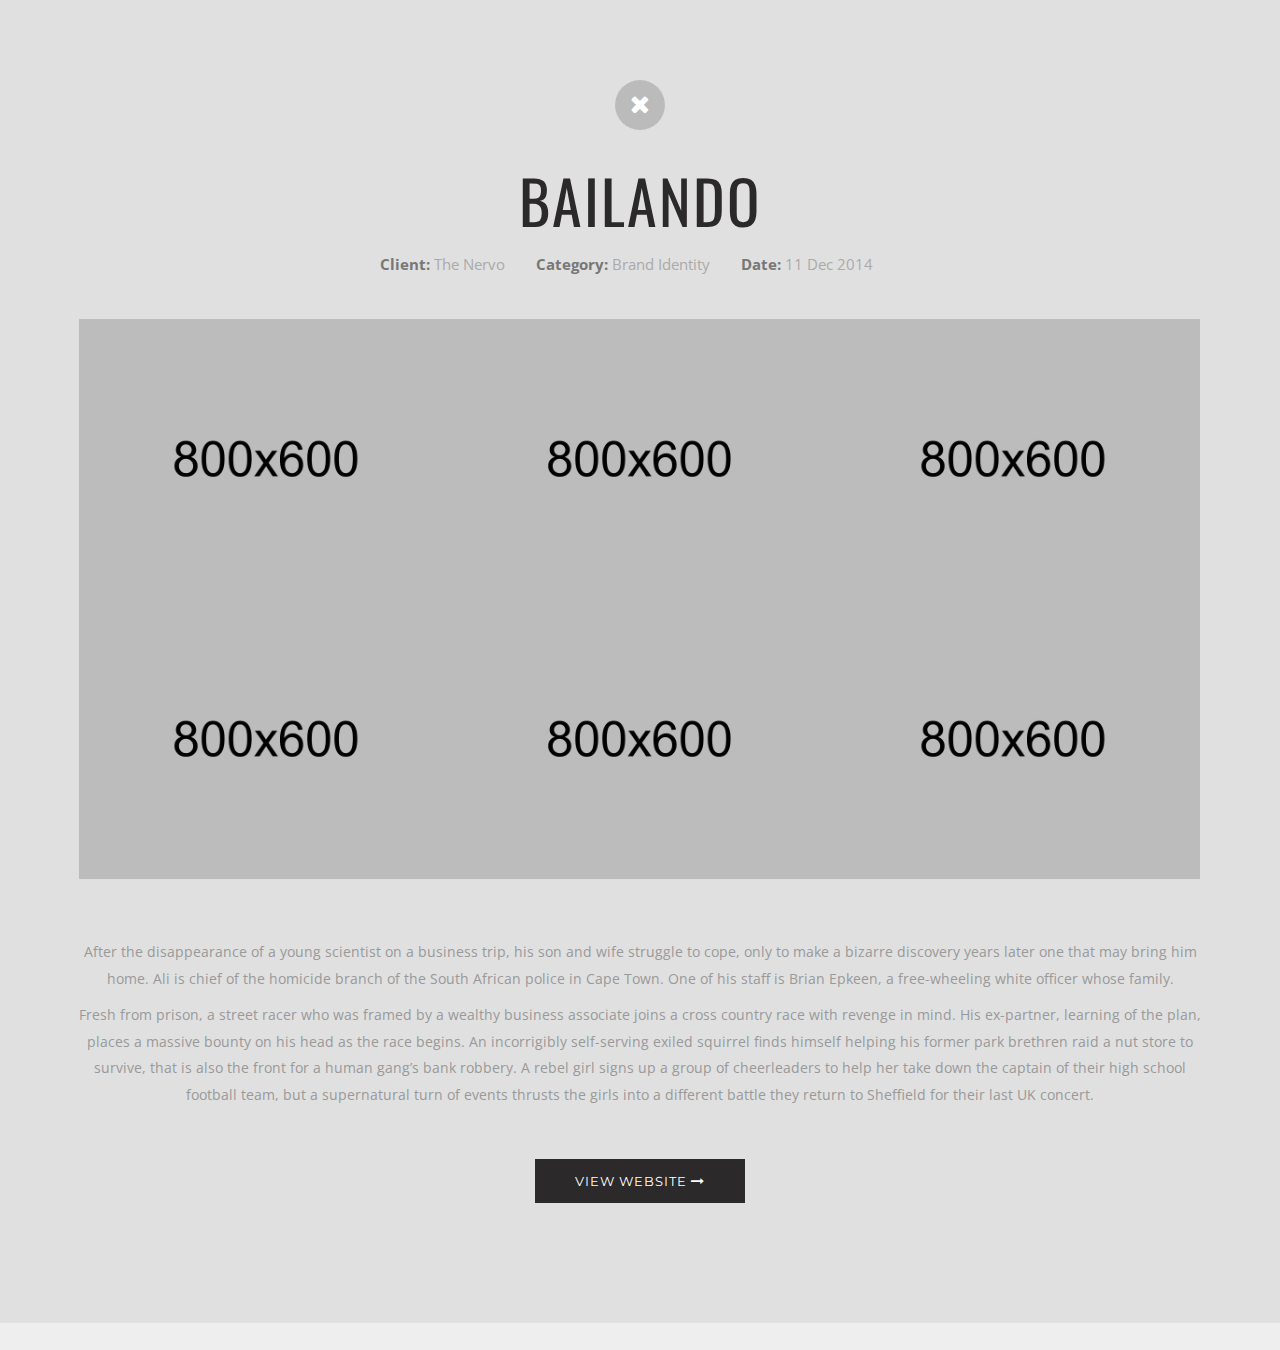
<file: work5.html>
﻿<!DOCTYPE html>
<html lang="en">
    <head>
        <meta http-equiv="content-type" content="text/html; charset=UTF-8">
        <meta charset="utf-8">
        <title>Brehoh - Responsive One Page Portfolio</title>
        <meta name="viewport" content="width=device-width, initial-scale=1.0">
        <meta name="description" content="">
        <meta name="author" content="">
    
        <!-- Le styles -->
        <link href="css/bootstrap.min.css" rel="stylesheet">
        <link href="css/font-awesome.min.css" rel="stylesheet">
        <link href="css/owl.carousel.css" rel="stylesheet">
        <link href="css/prettyPhoto.css" rel="stylesheet">
        <link href="css/style.css" rel="stylesheet">
		<link href='http://fonts.googleapis.com/css?family=Montserrat:400,700' rel='stylesheet' type='text/css'>
		<link href='http://fonts.googleapis.com/css?family=Oswald:400,300,700&amp;subset=latin,latin-ext' rel='stylesheet' type='text/css'>
        <link href='http://fonts.googleapis.com/css?family=Open+Sans:400,300,300italic,400italic,700,700italic,600italic,600&amp;subset=latin,greek-ext,cyrillic-ext,greek,vietnamese,cyrillic' rel='stylesheet' type='text/css'>
        <!-- HTML5 shim, for IE6-8 support of HTML5 elements -->
        <!--[if lt IE 9]>
          <script src="http://html5shim.googlecode.com/svn/trunk/html5.js"></script>
        <![endif]-->
    
        <!-- Fav and touch icons -->
        <link rel="apple-touch-icon-precomposed" sizes="144x144" href="http://twitter.github.com/bootstrap/assets/ico/apple-touch-icon-144-precomposed.png">
        <link rel="apple-touch-icon-precomposed" sizes="114x114" href="http://twitter.github.com/bootstrap/assets/ico/apple-touch-icon-114-precomposed.png">
        <link rel="apple-touch-icon-precomposed" sizes="72x72" href="http://twitter.github.com/bootstrap/assets/ico/apple-touch-icon-72-precomposed.png">
        <link rel="apple-touch-icon-precomposed" href="http://twitter.github.com/bootstrap/assets/ico/apple-touch-icon-57-precomposed.png">
        <link rel="shortcut icon" href="images/favicon.png"><!--favicon image-->
    </head>

	<body>
    	<div class="worksajax clearfix">
     		<div class="content align-center clearfix">
                <div class="container work-content">
					<i class="fa fa-times ic-close"></i>
					<h3 class="content-title">Bailando</h3>
					<div class="title-border"></div>
					<div class="port-attr clearfix">
						<p><strong>Client:</strong> The Nervo</p>
						<p><strong>Category:</strong> Brand Identity</p>
						<p><strong>Date:</strong> 11 Dec 2014</p>
					</div>
                    <div class="portfolio-gallery clearfix"> 
                            <div> <a data-rel="prettyPhoto[gallery]" href="images/work/big1.jpg"><span><i class="fa fa-search"></i></span><img alt="works" src="images/work/1.jpg"> </a></div>
                            <div> <a data-rel="prettyPhoto[gallery]" href="images/work/big2.jpg"><span><i class="fa fa-search"></i></span><img alt="works" src="images/work/2.jpg"> </a></div>
                            <div> <a data-rel="prettyPhoto[gallery]" href="images/work/big3.jpg"><span><i class="fa fa-search"></i></span><img alt="works" src="images/work/3.jpg"> </a></div>
                            <div> <a data-rel="prettyPhoto[gallery]" href="images/work/big1.jpg"><span><i class="fa fa-search"></i></span><img alt="works" src="images/work/4.jpg"> </a></div>
                            <div> <a data-rel="prettyPhoto[gallery]" href="images/work/big2.jpg"><span><i class="fa fa-search"></i></span><img alt="works" src="images/work/5.jpg"> </a></div>
                            <div> <a data-rel="prettyPhoto[gallery]" href="images/work/big3.jpg"><span><i class="fa fa-search"></i></span><img alt="works" src="images/work/6.jpg"> </a></div>
                     </div><!--/.portfolio-gallery-->
                    <div class="spacing40"></div>
                    <div class="spacing20"></div>
                    <p>After the disappearance of a young scientist on a business trip, his son and wife struggle to cope, only to make a bizarre discovery years later one 
                    that may bring him home. Ali is chief of the homicide branch of the South African police in Cape Town. One of his staff is Brian Epkeen, a free-wheeling white 
                    officer whose family. </p>
                    <p>Fresh from prison, a street racer who was framed by a wealthy business associate joins a cross country race with revenge in mind. His ex-partner, 
                    learning of the plan, places a massive bounty on his head as the race begins. An incorrigibly self-serving exiled squirrel finds himself helping his former
                     park brethren raid a nut store to survive, that is also the front for a human gang’s bank robbery. A rebel girl signs up a group of cheerleaders to help her 
                     take down the captain of their high school football team, but a supernatural turn of events thrusts the girls into a different battle they return to Sheffield 
                     for their last UK concert.</p>
                    <div class="spacing40"></div>
                    <a class="go-btn" href="#">View Website <i class="fa fa-long-arrow-right"></i></a>
                    <div class="spacing40"></div>
                </div><!--/.container-->
                <div class="spacing40"></div>
                
        	</div>
        </div><!--/.worksajax-->

		<!-- The javascript
		================================================== -->
		<!-- Placed at the end of the document so the pages load faster -->
		<script type="text/javascript" src="js/modernizr.js"></script>
		<script type="text/javascript" src="js/jquery.js"></script>
		<script type="text/javascript" src="js/jquery.easing.js"></script>
		<script type="text/javascript" src="js/jquery.imagesloaded.min.js"></script>
		<script type="text/javascript" src="js/bootstrap.min.js"></script> 
		<script type="text/javascript" src="js/isotope.pkgd.js"></script>
		<script type="text/javascript" src="js/jquery.fitvids.js"></script>
		<script type="text/javascript" src="js/jquery.prettyPhoto.js"></script>
		<script type="text/javascript" src="js/owl.carousel.js"></script>
		<script type="text/javascript" src="js/jquery.imagesloaded.min.js"></script>
    	<script type="text/javascript" src="js/portfolio.js"></script>
	</body>
</html>
</file>
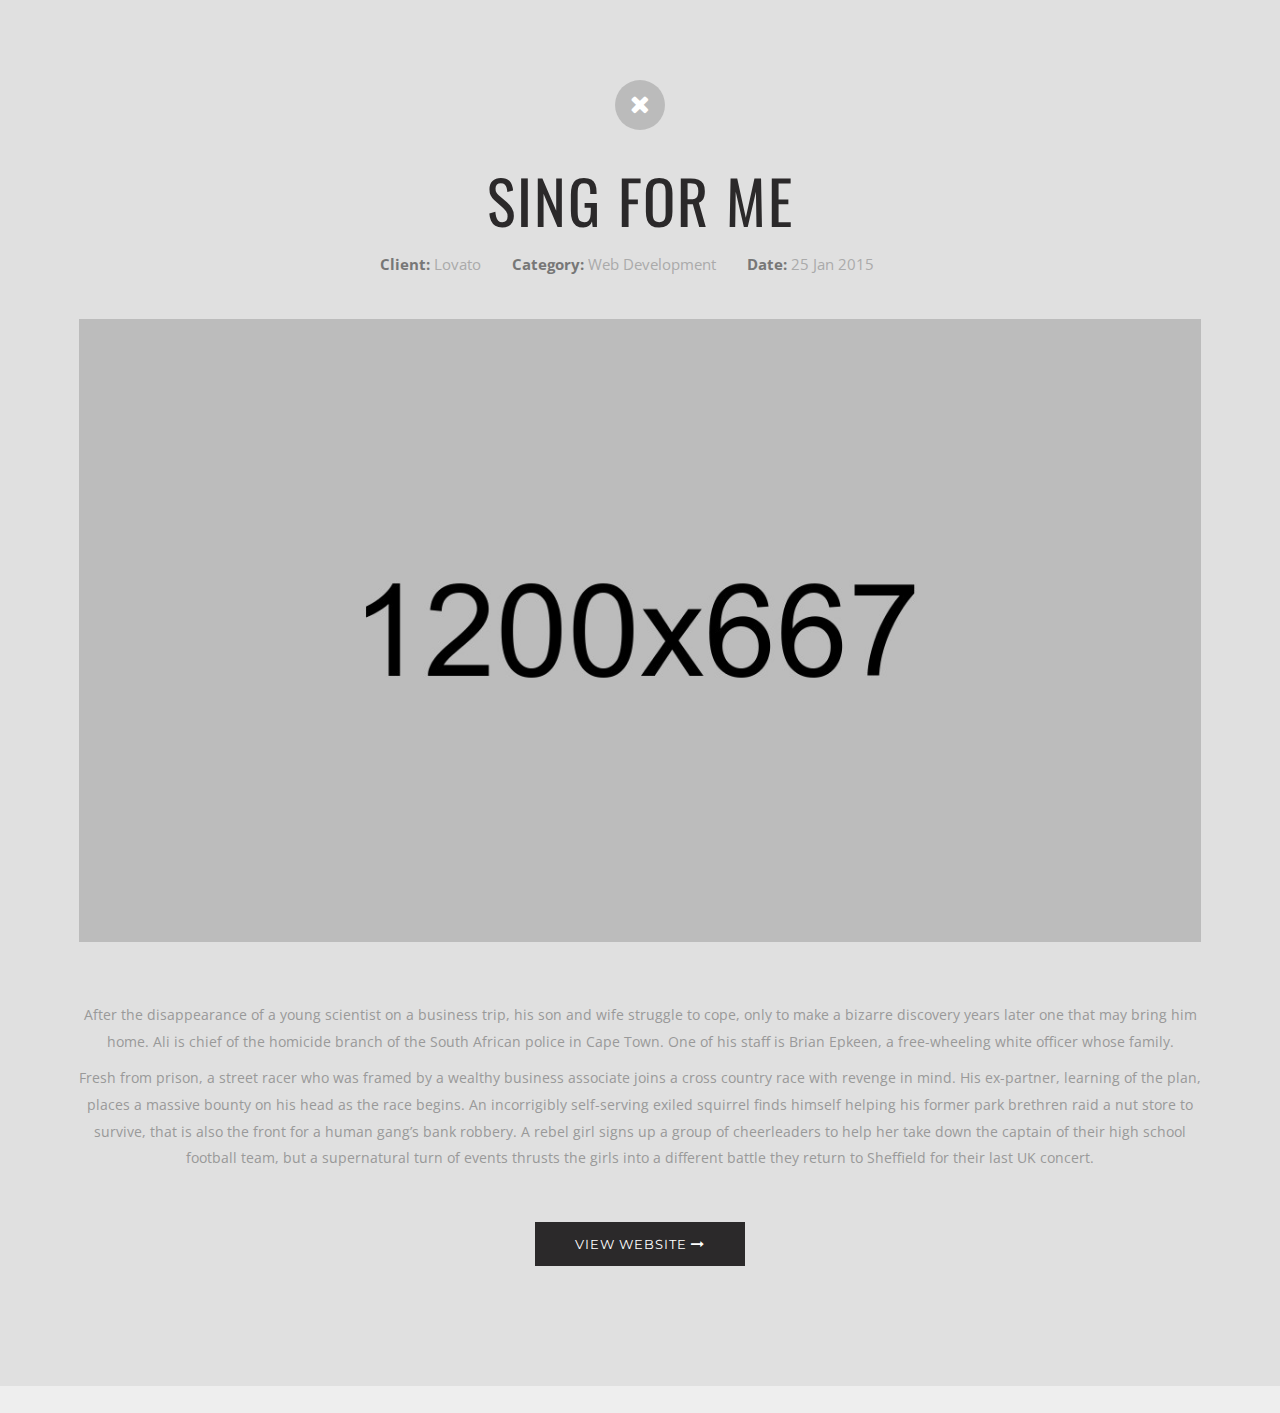
<file: work6.html>
﻿<!DOCTYPE html>
<html lang="en">
    <head>
        <meta http-equiv="content-type" content="text/html; charset=UTF-8">
        <meta charset="utf-8">
        <title>Brehoh - Responsive One Page Portfolio</title>
        <meta name="viewport" content="width=device-width, initial-scale=1.0">
        <meta name="description" content="">
        <meta name="author" content="">
    
        <!-- Le styles -->
        <link href="css/bootstrap.min.css" rel="stylesheet">
        <link href="css/font-awesome.min.css" rel="stylesheet">
        <link href="css/owl.carousel.css" rel="stylesheet">
        <link href="css/prettyPhoto.css" rel="stylesheet">
        <link href="css/style.css" rel="stylesheet">
		<link href='http://fonts.googleapis.com/css?family=Montserrat:400,700' rel='stylesheet' type='text/css'>
		<link href='http://fonts.googleapis.com/css?family=Oswald:400,300,700&amp;subset=latin,latin-ext' rel='stylesheet' type='text/css'>
        <link href='http://fonts.googleapis.com/css?family=Open+Sans:400,300,300italic,400italic,700,700italic,600italic,600&amp;subset=latin,greek-ext,cyrillic-ext,greek,vietnamese,cyrillic' rel='stylesheet' type='text/css'>
        <!-- HTML5 shim, for IE6-8 support of HTML5 elements -->
        <!--[if lt IE 9]>
          <script src="http://html5shim.googlecode.com/svn/trunk/html5.js"></script>
        <![endif]-->
    
        <!-- Fav and touch icons -->
        <link rel="apple-touch-icon-precomposed" sizes="144x144" href="http://twitter.github.com/bootstrap/assets/ico/apple-touch-icon-144-precomposed.png">
        <link rel="apple-touch-icon-precomposed" sizes="114x114" href="http://twitter.github.com/bootstrap/assets/ico/apple-touch-icon-114-precomposed.png">
        <link rel="apple-touch-icon-precomposed" sizes="72x72" href="http://twitter.github.com/bootstrap/assets/ico/apple-touch-icon-72-precomposed.png">
        <link rel="apple-touch-icon-precomposed" href="http://twitter.github.com/bootstrap/assets/ico/apple-touch-icon-57-precomposed.png">
        <link rel="shortcut icon" href="images/favicon.png"><!--favicon image-->
    </head>

	<body>
    	<div class="worksajax clearfix">
     		<div class="content align-center clearfix">
                <div class="container work-content">
					<i class="fa fa-times ic-close"></i>
					<h3 class="content-title">Sing for Me</h3>
					<div class="title-border"></div>
					<div class="port-attr clearfix">
						<p><strong>Client:</strong> Lovato</p>
						<p><strong>Category:</strong> Web Development</p>
						<p><strong>Date:</strong> 25 Jan 2015</p>
					</div>
                    <img alt="works" src="images/work/big3.jpg">
                    <div class="spacing40"></div>
                    <div class="spacing20"></div>
                    <p>After the disappearance of a young scientist on a business trip, his son and wife struggle to cope, only to make a bizarre discovery years later one 
                    that may bring him home. Ali is chief of the homicide branch of the South African police in Cape Town. One of his staff is Brian Epkeen, a free-wheeling white 
                    officer whose family. </p>
                    <p>Fresh from prison, a street racer who was framed by a wealthy business associate joins a cross country race with revenge in mind. His ex-partner, 
                    learning of the plan, places a massive bounty on his head as the race begins. An incorrigibly self-serving exiled squirrel finds himself helping his former
                     park brethren raid a nut store to survive, that is also the front for a human gang’s bank robbery. A rebel girl signs up a group of cheerleaders to help her 
                     take down the captain of their high school football team, but a supernatural turn of events thrusts the girls into a different battle they return to Sheffield 
                     for their last UK concert.</p>
                    <div class="spacing40"></div>
                    <a class="go-btn" href="#">View Website <i class="fa fa-long-arrow-right"></i></a>
                    <div class="spacing40"></div>
                </div><!--/.container-->
                <div class="spacing40"></div>
                
        	</div>
        </div><!--/.worksajax-->

		<!-- The javascript
		================================================== -->
		<!-- Placed at the end of the document so the pages load faster -->
		<script type="text/javascript" src="js/modernizr.js"></script>
		<script type="text/javascript" src="js/jquery.js"></script>
		<script type="text/javascript" src="js/jquery.easing.js"></script>
		<script type="text/javascript" src="js/jquery.imagesloaded.min.js"></script>
		<script type="text/javascript" src="js/bootstrap.min.js"></script> 
		<script type="text/javascript" src="js/isotope.pkgd.js"></script>
		<script type="text/javascript" src="js/jquery.fitvids.js"></script>
		<script type="text/javascript" src="js/jquery.prettyPhoto.js"></script>
		<script type="text/javascript" src="js/owl.carousel.js"></script>
		<script type="text/javascript" src="js/jquery.imagesloaded.min.js"></script>
    	<script type="text/javascript" src="js/portfolio.js"></script>
	</body>
</html>
</file>
<file: css/prettyPhoto.css>
div.pp_default .pp_top,div.pp_default .pp_top .pp_middle,div.pp_default .pp_top .pp_left,div.pp_default .pp_top .pp_right,div.pp_default .pp_bottom,div.pp_default .pp_bottom .pp_left,div.pp_default .pp_bottom .pp_middle,div.pp_default .pp_bottom .pp_right{height:13px}
div.pp_default .pp_top .pp_left{background:url(../images/prettyPhoto/default/sprite.png) -78px -93px no-repeat}
div.pp_default .pp_top .pp_middle{background:url(../images/prettyPhoto/default/sprite_x.png) top left repeat-x}
div.pp_default .pp_top .pp_right{background:url(../images/prettyPhoto/default/sprite.png) -112px -93px no-repeat}
div.pp_default .pp_content .ppt{color:#f8f8f8}
div.pp_default .pp_content_container .pp_left{background:url(../images/prettyPhoto/default/sprite_y.png) -7px 0 repeat-y;padding-left:13px}
div.pp_default .pp_content_container .pp_right{background:url(../images/prettyPhoto/default/sprite_y.png) top right repeat-y;padding-right:13px}
div.pp_default .pp_next:hover{background:url(../images/prettyPhoto/default/sprite_next.png) center right no-repeat;cursor:pointer}
div.pp_default .pp_previous:hover{background:url(../images/prettyPhoto/default/sprite_prev.png) center left no-repeat;cursor:pointer}
div.pp_default .pp_expand{background:url(../images/prettyPhoto/default/sprite.png) 0 -29px no-repeat;cursor:pointer;width:28px;height:28px}
div.pp_default .pp_expand:hover{background:url(../images/prettyPhoto/default/sprite.png) 0 -56px no-repeat;cursor:pointer}
div.pp_default .pp_contract{background:url(../images/prettyPhoto/default/sprite.png) 0 -84px no-repeat;cursor:pointer;width:28px;height:28px}
div.pp_default .pp_contract:hover{background:url(../images/prettyPhoto/default/sprite.png) 0 -113px no-repeat;cursor:pointer}
div.pp_default .pp_close{width:30px;height:30px;background:url(../images/prettyPhoto/default/sprite.png) 2px 1px no-repeat;cursor:pointer}
div.pp_default .pp_gallery ul li a{background:url(../images/prettyPhoto/default/default_thumb.png) center center #f8f8f8;border:1px solid #aaa}
div.pp_default .pp_social{margin-top:7px}
div.pp_default .pp_gallery a.pp_arrow_previous,div.pp_default .pp_gallery a.pp_arrow_next{position:static;left:auto}
div.pp_default .pp_nav .pp_play,div.pp_default .pp_nav .pp_pause{background:url(../images/prettyPhoto/default/sprite.png) -51px 1px no-repeat;height:30px;width:30px}
div.pp_default .pp_nav .pp_pause{background-position:-51px -29px}
div.pp_default a.pp_arrow_previous,div.pp_default a.pp_arrow_next{background:url(../images/prettyPhoto/default/sprite.png) -31px -3px no-repeat;height:20px;width:20px;margin:4px 0 0}
div.pp_default a.pp_arrow_next{left:52px;background-position:-82px -3px}
div.pp_default .pp_content_container .pp_details{margin-top:5px}
div.pp_default .pp_nav{clear:none;height:30px;width:110px;position:relative}
div.pp_default .pp_nav .currentTextHolder{font-family:Georgia;font-style:italic;color:#999;font-size:11px;left:75px;line-height:25px;position:absolute;top:2px;margin:0;padding:0 0 0 10px}
div.pp_default .pp_close:hover,div.pp_default .pp_nav .pp_play:hover,div.pp_default .pp_nav .pp_pause:hover,div.pp_default .pp_arrow_next:hover,div.pp_default .pp_arrow_previous:hover{opacity:0.7}
div.pp_default .pp_description{font-size:11px;font-weight:700;line-height:14px;margin:5px 50px 5px 0}
div.pp_default .pp_bottom .pp_left{background:url(../images/prettyPhoto/default/sprite.png) -78px -127px no-repeat}
div.pp_default .pp_bottom .pp_middle{background:url(../images/prettyPhoto/default/sprite_x.png) bottom left repeat-x}
div.pp_default .pp_bottom .pp_right{background:url(../images/prettyPhoto/default/sprite.png) -112px -127px no-repeat}
div.pp_default .pp_loaderIcon{background:url(../images/prettyPhoto/default/loader.gif) center center no-repeat}
div.light_rounded .pp_top .pp_left{background:url(../images/prettyPhoto/light_rounded/sprite.png) -88px -53px no-repeat}
div.light_rounded .pp_top .pp_right{background:url(../images/prettyPhoto/light_rounded/sprite.png) -110px -53px no-repeat}
div.light_rounded .pp_next:hover{background:url(../images/prettyPhoto/light_rounded/btnNext.png) center right no-repeat;cursor:pointer}
div.light_rounded .pp_previous:hover{background:url(../images/prettyPhoto/light_rounded/btnPrevious.png) center left no-repeat;cursor:pointer}
div.light_rounded .pp_expand{background:url(../images/prettyPhoto/light_rounded/sprite.png) -31px -26px no-repeat;cursor:pointer}
div.light_rounded .pp_expand:hover{background:url(../images/prettyPhoto/light_rounded/sprite.png) -31px -47px no-repeat;cursor:pointer}
div.light_rounded .pp_contract{background:url(../images/prettyPhoto/light_rounded/sprite.png) 0 -26px no-repeat;cursor:pointer}
div.light_rounded .pp_contract:hover{background:url(../images/prettyPhoto/light_rounded/sprite.png) 0 -47px no-repeat;cursor:pointer}
div.light_rounded .pp_close{width:75px;height:22px;background:url(../images/prettyPhoto/light_rounded/sprite.png) -1px -1px no-repeat;cursor:pointer}
div.light_rounded .pp_nav .pp_play{background:url(../images/prettyPhoto/light_rounded/sprite.png) -1px -100px no-repeat;height:15px;width:14px}
div.light_rounded .pp_nav .pp_pause{background:url(../images/prettyPhoto/light_rounded/sprite.png) -24px -100px no-repeat;height:15px;width:14px}
div.light_rounded .pp_arrow_previous{background:url(../images/prettyPhoto/light_rounded/sprite.png) 0 -71px no-repeat}
div.light_rounded .pp_arrow_next{background:url(../images/prettyPhoto/light_rounded/sprite.png) -22px -71px no-repeat}
div.light_rounded .pp_bottom .pp_left{background:url(../images/prettyPhoto/light_rounded/sprite.png) -88px -80px no-repeat}
div.light_rounded .pp_bottom .pp_right{background:url(../images/prettyPhoto/light_rounded/sprite.png) -110px -80px no-repeat}
div.dark_rounded .pp_top .pp_left{background:url(../images/prettyPhoto/dark_rounded/sprite.png) -88px -53px no-repeat}
div.dark_rounded .pp_top .pp_right{background:url(../images/prettyPhoto/dark_rounded/sprite.png) -110px -53px no-repeat}
div.dark_rounded .pp_content_container .pp_left{background:url(../images/prettyPhoto/dark_rounded/contentPattern.png) top left repeat-y}
div.dark_rounded .pp_content_container .pp_right{background:url(../images/prettyPhoto/dark_rounded/contentPattern.png) top right repeat-y}
div.dark_rounded .pp_next:hover{background:url(../images/prettyPhoto/dark_rounded/btnNext.png) center right no-repeat;cursor:pointer}
div.dark_rounded .pp_previous:hover{background:url(../images/prettyPhoto/dark_rounded/btnPrevious.png) center left no-repeat;cursor:pointer}
div.dark_rounded .pp_expand{background:url(../images/prettyPhoto/dark_rounded/sprite.png) -31px -26px no-repeat;cursor:pointer}
div.dark_rounded .pp_expand:hover{background:url(../images/prettyPhoto/dark_rounded/sprite.png) -31px -47px no-repeat;cursor:pointer}
div.dark_rounded .pp_contract{background:url(../images/prettyPhoto/dark_rounded/sprite.png) 0 -26px no-repeat;cursor:pointer}
div.dark_rounded .pp_contract:hover{background:url(../images/prettyPhoto/dark_rounded/sprite.png) 0 -47px no-repeat;cursor:pointer}
div.dark_rounded .pp_close{width:75px;height:22px;background:url(../images/prettyPhoto/dark_rounded/sprite.png) -1px -1px no-repeat;cursor:pointer}
div.dark_rounded .pp_description{margin-right:85px;color:#fff}
div.dark_rounded .pp_nav .pp_play{background:url(../images/prettyPhoto/dark_rounded/sprite.png) -1px -100px no-repeat;height:15px;width:14px}
div.dark_rounded .pp_nav .pp_pause{background:url(../images/prettyPhoto/dark_rounded/sprite.png) -24px -100px no-repeat;height:15px;width:14px}
div.dark_rounded .pp_arrow_previous{background:url(../images/prettyPhoto/dark_rounded/sprite.png) 0 -71px no-repeat}
div.dark_rounded .pp_arrow_next{background:url(../images/prettyPhoto/dark_rounded/sprite.png) -22px -71px no-repeat}
div.dark_rounded .pp_bottom .pp_left{background:url(../images/prettyPhoto/dark_rounded/sprite.png) -88px -80px no-repeat}
div.dark_rounded .pp_bottom .pp_right{background:url(../images/prettyPhoto/dark_rounded/sprite.png) -110px -80px no-repeat}
div.dark_rounded .pp_loaderIcon{background:url(../images/prettyPhoto/dark_rounded/loader.gif) center center no-repeat}
div.dark_square .pp_left,div.dark_square .pp_middle,div.dark_square .pp_right,div.dark_square .pp_content{background:#000}
div.dark_square .pp_description{color:#fff;margin:0 85px 0 0}
div.dark_square .pp_loaderIcon{background:url(../images/prettyPhoto/dark_square/loader.gif) center center no-repeat}
div.dark_square .pp_expand{background:url(../images/prettyPhoto/dark_square/sprite.png) -31px -26px no-repeat;cursor:pointer}
div.dark_square .pp_expand:hover{background:url(../images/prettyPhoto/dark_square/sprite.png) -31px -47px no-repeat;cursor:pointer}
div.dark_square .pp_contract{background:url(../images/prettyPhoto/dark_square/sprite.png) 0 -26px no-repeat;cursor:pointer}
div.dark_square .pp_contract:hover{background:url(../images/prettyPhoto/dark_square/sprite.png) 0 -47px no-repeat;cursor:pointer}
div.dark_square .pp_close{width:75px;height:22px;background:url(../images/prettyPhoto/dark_square/sprite.png) -1px -1px no-repeat;cursor:pointer}
div.dark_square .pp_nav{clear:none}
div.dark_square .pp_nav .pp_play{background:url(../images/prettyPhoto/dark_square/sprite.png) -1px -100px no-repeat;height:15px;width:14px}
div.dark_square .pp_nav .pp_pause{background:url(../images/prettyPhoto/dark_square/sprite.png) -24px -100px no-repeat;height:15px;width:14px}
div.dark_square .pp_arrow_previous{background:url(../images/prettyPhoto/dark_square/sprite.png) 0 -71px no-repeat}
div.dark_square .pp_arrow_next{background:url(../images/prettyPhoto/dark_square/sprite.png) -22px -71px no-repeat}
div.dark_square .pp_next:hover{background:url(../images/prettyPhoto/dark_square/btnNext.png) center right no-repeat;cursor:pointer}
div.dark_square .pp_previous:hover{background:url(../images/prettyPhoto/dark_square/btnPrevious.png) center left no-repeat;cursor:pointer}
div.light_square .pp_expand{background:url(../images/prettyPhoto/light_square/sprite.png) -31px -26px no-repeat;cursor:pointer}
div.light_square .pp_expand:hover{background:url(../images/prettyPhoto/light_square/sprite.png) -31px -47px no-repeat;cursor:pointer}
div.light_square .pp_contract{background:url(../images/prettyPhoto/light_square/sprite.png) 0 -26px no-repeat;cursor:pointer}
div.light_square .pp_contract:hover{background:url(../images/prettyPhoto/light_square/sprite.png) 0 -47px no-repeat;cursor:pointer}
div.light_square .pp_close{width:75px;height:22px;background:url(../images/prettyPhoto/light_square/sprite.png) -1px -1px no-repeat;cursor:pointer}
div.light_square .pp_nav .pp_play{background:url(../images/prettyPhoto/light_square/sprite.png) -1px -100px no-repeat;height:15px;width:14px}
div.light_square .pp_nav .pp_pause{background:url(../images/prettyPhoto/light_square/sprite.png) -24px -100px no-repeat;height:15px;width:14px}
div.light_square .pp_arrow_previous{background:url(../images/prettyPhoto/light_square/sprite.png) 0 -71px no-repeat}
div.light_square .pp_arrow_next{background:url(../images/prettyPhoto/light_square/sprite.png) -22px -71px no-repeat}
div.light_square .pp_next:hover{background:url(../images/prettyPhoto/light_square/btnNext.png) center right no-repeat;cursor:pointer}
div.light_square .pp_previous:hover{background:url(../images/prettyPhoto/light_square/btnPrevious.png) center left no-repeat;cursor:pointer}
div.facebook .pp_top .pp_left{background:url(../images/prettyPhoto/facebook/sprite.png) -88px -53px no-repeat}
div.facebook .pp_top .pp_middle{background:url(../images/prettyPhoto/facebook/contentPatternTop.png) top left repeat-x}
div.facebook .pp_top .pp_right{background:url(../images/prettyPhoto/facebook/sprite.png) -110px -53px no-repeat}
div.facebook .pp_content_container .pp_left{background:url(../images/prettyPhoto/facebook/contentPatternLeft.png) top left repeat-y}
div.facebook .pp_content_container .pp_right{background:url(../images/prettyPhoto/facebook/contentPatternRight.png) top right repeat-y}
div.facebook .pp_expand{background:url(../images/prettyPhoto/facebook/sprite.png) -31px -26px no-repeat;cursor:pointer}
div.facebook .pp_expand:hover{background:url(../images/prettyPhoto/facebook/sprite.png) -31px -47px no-repeat;cursor:pointer}
div.facebook .pp_contract{background:url(../images/prettyPhoto/facebook/sprite.png) 0 -26px no-repeat;cursor:pointer}
div.facebook .pp_contract:hover{background:url(../images/prettyPhoto/facebook/sprite.png) 0 -47px no-repeat;cursor:pointer}
div.facebook .pp_close{width:22px;height:22px;background:url(../images/prettyPhoto/facebook/sprite.png) -1px -1px no-repeat;cursor:pointer}
div.facebook .pp_description{margin:0 37px 0 0}
div.facebook .pp_loaderIcon{background:url(../images/prettyPhoto/facebook/loader.gif) center center no-repeat}
div.facebook .pp_arrow_previous{background:url(../images/prettyPhoto/facebook/sprite.png) 0 -71px no-repeat;height:22px;margin-top:0;width:22px}
div.facebook .pp_arrow_previous.disabled{background-position:0 -96px;cursor:default}
div.facebook .pp_arrow_next{background:url(../images/prettyPhoto/facebook/sprite.png) -32px -71px no-repeat;height:22px;margin-top:0;width:22px}
div.facebook .pp_arrow_next.disabled{background-position:-32px -96px;cursor:default}
div.facebook .pp_nav{margin-top:0}
div.facebook .pp_nav p{font-size:15px;padding:0 3px 0 4px}
div.facebook .pp_nav .pp_play{background:url(../images/prettyPhoto/facebook/sprite.png) -1px -123px no-repeat;height:22px;width:22px}
div.facebook .pp_nav .pp_pause{background:url(../images/prettyPhoto/facebook/sprite.png) -32px -123px no-repeat;height:22px;width:22px}
div.facebook .pp_next:hover{background:url(../images/prettyPhoto/facebook/btnNext.png) center right no-repeat;cursor:pointer}
div.facebook .pp_previous:hover{background:url(../images/prettyPhoto/facebook/btnPrevious.png) center left no-repeat;cursor:pointer}
div.facebook .pp_bottom .pp_left{background:url(../images/prettyPhoto/facebook/sprite.png) -88px -80px no-repeat}
div.facebook .pp_bottom .pp_middle{background:url(../images/prettyPhoto/facebook/contentPatternBottom.png) top left repeat-x}
div.facebook .pp_bottom .pp_right{background:url(../images/prettyPhoto/facebook/sprite.png) -110px -80px no-repeat}
div.pp_pic_holder a:focus{outline:none}
div.pp_overlay{background:#000;display:none;left:0;position:absolute;top:0;width:100%;z-index:9500}
div.pp_pic_holder{display:none;position:absolute;width:100px;z-index:10000}
.pp_content{height:40px;min-width:40px}
* html .pp_content{width:40px}
.pp_content_container{position:relative;text-align:left;width:100%}
.pp_content_container .pp_left{padding-left:20px}
.pp_content_container .pp_right{padding-right:20px}
.pp_content_container .pp_details{float:left;margin:10px 0 2px}
.pp_description{display:none;margin:0}
.pp_social{float:left;margin:0}
.pp_social .facebook{float:left;margin-left:5px;width:80px;overflow:hidden}
.pp_social .twitter{float:left}
.pp_nav{clear:right;float:left;margin:3px 10px 0 0}
.pp_nav p{float:left;white-space:nowrap;margin:2px 4px}
.pp_nav .pp_play,.pp_nav .pp_pause{float:left;margin-right:4px;text-indent:-10000px}
a.pp_arrow_previous,a.pp_arrow_next{display:block;float:left;height:15px;margin-top:3px;overflow:hidden;text-indent:-10000px;width:14px}
.pp_hoverContainer{position:absolute;top:0;width:100%;z-index:2000}
.pp_gallery{display:none;left:50%;margin-top:-50px;position:absolute;z-index:10000}
.pp_gallery div{float:left;overflow:hidden;position:relative}
.pp_gallery ul{float:left;height:35px;position:relative;white-space:nowrap;margin:0 0 0 5px;padding:0}
.pp_gallery ul a{border:1px rgba(0,0,0,0.5) solid;display:block;float:left;height:33px;overflow:hidden}
.pp_gallery ul a img{border:0}
.pp_gallery li{display:block;float:left;margin:0 5px 0 0;padding:0}
.pp_gallery li.default a{background:url(../images/prettyPhoto/facebook/default_thumbnail.gif) 0 0 no-repeat;display:block;height:33px;width:50px}
.pp_gallery .pp_arrow_previous,.pp_gallery .pp_arrow_next{margin-top:7px!important}
a.pp_next{background:url(../images/prettyPhoto/light_rounded/btnNext.png) 10000px 10000px no-repeat;display:block;float:right;height:100%;text-indent:-10000px;width:49%}
a.pp_previous{background:url(../images/prettyPhoto/light_rounded/btnNext.png) 10000px 10000px no-repeat;display:block;float:left;height:100%;text-indent:-10000px;width:49%}
a.pp_expand,a.pp_contract{cursor:pointer;display:none;height:20px;position:absolute;right:30px;text-indent:-10000px;top:10px;width:20px;z-index:20000}
a.pp_close{position:absolute;right:0;top:0;display:block;line-height:22px;text-indent:-10000px}
.pp_loaderIcon{display:block;height:24px;left:50%;position:absolute;top:50%;width:24px;margin:-12px 0 0 -12px}
#pp_full_res{line-height:1!important}
#pp_full_res .pp_inline{text-align:left}
#pp_full_res .pp_inline p{margin:0 0 15px}
div.ppt{color:#fff;display:none;font-size:17px;z-index:9999;margin:0 0 5px 15px}
div.pp_default .pp_content,div.light_rounded .pp_content{background-color:#fff}
div.pp_default #pp_full_res .pp_inline,div.light_rounded .pp_content .ppt,div.light_rounded #pp_full_res .pp_inline,div.light_square .pp_content .ppt,div.light_square #pp_full_res .pp_inline,div.facebook .pp_content .ppt,div.facebook #pp_full_res .pp_inline{color:#000}
div.pp_default .pp_gallery ul li a:hover,div.pp_default .pp_gallery ul li.selected a,.pp_gallery ul a:hover,.pp_gallery li.selected a{border-color:#fff}
div.pp_default .pp_details,div.light_rounded .pp_details,div.dark_rounded .pp_details,div.dark_square .pp_details,div.light_square .pp_details,div.facebook .pp_details{position:relative}
div.light_rounded .pp_top .pp_middle,div.light_rounded .pp_content_container .pp_left,div.light_rounded .pp_content_container .pp_right,div.light_rounded .pp_bottom .pp_middle,div.light_square .pp_left,div.light_square .pp_middle,div.light_square .pp_right,div.light_square .pp_content,div.facebook .pp_content{background:#fff}
div.light_rounded .pp_description,div.light_square .pp_description{margin-right:85px}
div.light_rounded .pp_gallery a.pp_arrow_previous,div.light_rounded .pp_gallery a.pp_arrow_next,div.dark_rounded .pp_gallery a.pp_arrow_previous,div.dark_rounded .pp_gallery a.pp_arrow_next,div.dark_square .pp_gallery a.pp_arrow_previous,div.dark_square .pp_gallery a.pp_arrow_next,div.light_square .pp_gallery a.pp_arrow_previous,div.light_square .pp_gallery a.pp_arrow_next{margin-top:12px!important}
div.light_rounded .pp_arrow_previous.disabled,div.dark_rounded .pp_arrow_previous.disabled,div.dark_square .pp_arrow_previous.disabled,div.light_square .pp_arrow_previous.disabled{background-position:0 -87px;cursor:default}
div.light_rounded .pp_arrow_next.disabled,div.dark_rounded .pp_arrow_next.disabled,div.dark_square .pp_arrow_next.disabled,div.light_square .pp_arrow_next.disabled{background-position:-22px -87px;cursor:default}
div.light_rounded .pp_loaderIcon,div.light_square .pp_loaderIcon{background:url(../images/prettyPhoto/light_rounded/loader.gif) center center no-repeat}
div.dark_rounded .pp_top .pp_middle,div.dark_rounded .pp_content,div.dark_rounded .pp_bottom .pp_middle{background:url(../images/prettyPhoto/dark_rounded/contentPattern.png) top left repeat}
div.dark_rounded .currentTextHolder,div.dark_square .currentTextHolder{color:#c4c4c4}
div.dark_rounded #pp_full_res .pp_inline,div.dark_square #pp_full_res .pp_inline{color:#fff}
.pp_top,.pp_bottom{height:20px;position:relative}
* html .pp_top,* html .pp_bottom{padding:0 20px}
.pp_top .pp_left,.pp_bottom .pp_left{height:20px;left:0;position:absolute;width:20px}
.pp_top .pp_middle,.pp_bottom .pp_middle{height:20px;left:20px;position:absolute;right:20px}
* html .pp_top .pp_middle,* html .pp_bottom .pp_middle{left:0;position:static}
.pp_top .pp_right,.pp_bottom .pp_right{height:20px;left:auto;position:absolute;right:0;top:0;width:20px}
.pp_fade,.pp_gallery li.default a img{display:none}
</file>
<file: css/style.css>
/*
Template Name: Brehoh - One Page Portfolio Template
Theme URI: http://themeforest.net/user/ridianur
Author: ridianur
Author URI:  http://themeforest.net/user/ridianur
*/

/* -----------------------------------------------------------
TABLE OF CONTENTS:
--------------------------------------------------------------
GENERAL SECTION
HEADER SECTION
SLIDER SECTION
ABOUT SECTION
TEAM SECTION
BIG BACKGROUND SECTION
PORTFOLIO SECTION
SERVICES SECTION
PRICING TABLE SECTION
CONTACT SECTION
FOOTER SECTION
BLOG SECTION
----SIDEBAR SECTION
MEDIA QUERIES
-------------------------------------------------------------

------------------------------------------------------------*/

/*-----------------------------------------GENERAL SECTION--------------------------------------------------*/
body, html {
	height: 100%;
}
body {
	color: #999999;
	font-family: "open sans", sans-serif;
	font-size: 14px;
	line-height: 1.9;
	background: #eee;
}
[class^="icon-"]:before, [class*=" icon-"]:before {
	cursor: inherit;
}
a {
	color: #aaa;
	text-decoration: none;
	transition: ease .3s;
	-webkit-transition: ease .3s;
	-moz-transition: ease .3s;
	-o-transition: ease .3s;
	-ms-transition: ease .3s;
}
a:hover {
	text-decoration: none;
	color: #333;
}
a:focus {
	outline: none;
	color: #999999;
	text-decoration: none;
}
h1, h2, h3, h4, h5, h6 {
	font-weight: normal;
	font-family: 'Oswald', sans-serif;
	color: #2b292a;
}
iframe {
	border: none;
	width: 100%;
}
img {
	max-width: 100%;
}
.content {
	background: #ffffff none repeat scroll 0 0;
	max-width: 90%;
	padding: 80px 0;
	position: relative;
	z-index: 1;
	margin: 80px auto auto;
}
.content-box {
	text-align: center;
}
.content-title {
	font-size: 60px;
	letter-spacing: 2px;
	line-height: 1;
	margin: 40px 0 20px;
	text-transform: uppercase;
}
.container {
	max-width: 100%;
}
.sub-title {
    color: #b9b9b9;
    font-size: 17px;
    line-height: 1.3;
    margin: auto auto 40px;
    max-width: 800px;
}

.spacing20 {
	width: 100%;
	height: 20px;
}
.spacing30 {
	width: 100%;
	height: 30px;
}
.spacing40 {
	width: 100%;
	height: 40px;
}
.spacing80 {
	width: 100%;
	height: 80px;
}
ul, ol {
	list-style-position: outside;
	list-style-type: square;
	margin: 0;
	padding: 0 0 0 20px;
}
.clearboth {
	clear: both;
}
.black-bg {
	background: #2b292a;
	position: relative;
}

.content-icon {
	display: inline-block;
	font-size: 26px;
	height: 50px;
	border-radius: 100px;
	line-height: 50px;
	text-align: center;
	width: 50px;
	color: #fff;
	background-color: #bbb;
}
.top-content {
	text-align: center;
	margin-bottom: 40px;
}
.small-title {
    letter-spacing: 1px;
    margin: 0 0 20px;
    text-transform: uppercase;
}
/* Preloader */
#preloader {
	position: fixed;
	top: 0;
	left: 0;
	right: 0;
	bottom: 0;
	background-color: #fff; /* change if the mask should have another color then white */
	z-index: 999999; /* makes sure it stays on top */
}
#status {
	width: 200px;
	height: 200px;
	position: absolute;
	left: 50%; /* centers the loading animation horizontally one the screen */
	top: 50%; /* centers the loading animation vertically one the screen */
	background-image: url(../images/preloader.gif); /* path to your loading animation */
	background-repeat: no-repeat;
	background-position: center center;
	text-align: center;
	margin: -100px 0 0 -100px; /* is width and height divided by two */
}
#status p {
	text-align: center;
}
.hovers {
	background: rgba(0,0,0,0.21);
	background: -moz-linear-gradient(top, rgba(0,0,0,0.21) 0%, rgba(0,0,0,0.21) 0%, rgba(0,0,0,0.21) 61%, rgba(0,0,0,1) 100%);
	background: -webkit-gradient(left top, left bottom, color-stop(0%, rgba(0,0,0,0.21)), color-stop(0%, rgba(0,0,0,0.21)), color-stop(61%, rgba(0,0,0,0.21)), color-stop(100%, rgba(0,0,0,1)));
	background: -webkit-linear-gradient(top, rgba(0,0,0,0.21) 0%, rgba(0,0,0,0.21) 0%, rgba(0,0,0,0.21) 61%, rgba(0,0,0,1) 100%);
	background: -o-linear-gradient(top, rgba(0,0,0,0.21) 0%, rgba(0,0,0,0.21) 0%, rgba(0,0,0,0.21) 61%, rgba(0,0,0,1) 100%);
	background: -ms-linear-gradient(top, rgba(0,0,0,0.21) 0%, rgba(0,0,0,0.21) 0%, rgba(0,0,0,0.21) 61%, rgba(0,0,0,1) 100%);
	background: linear-gradient(to bottom, rgba(0,0,0,0.21) 0%, rgba(0,0,0,0.21) 0%, rgba(0,0,0,0.21) 61%, rgba(0,0,0,1) 100%);
filter: progid:DXImageTransform.Microsoft.gradient( startColorstr='#000000', endColorstr='#000000', GradientType=0 );
	height: 100%;
	left: 0;
	position: absolute;
	top: 0;
	width: 100%;
	transition: ease .3s;
	-webkit-transition: ease .3s;
	-moz-transition: ease .3s;
	-o-transition: ease .3s;
	-ms-transition: ease .3s;
	opacity: 0;
	z-index:0;
}
.hovers:hover {
	opacity: 1;
}
/*---------------------HEADER SECTION----------------------------*/
.header {
	left: 0;
	position: absolute;
	top: 0;
	width: 100%;
	z-index: 999;
}
.menu-box {
	display: block;
	float: left;
	margin: auto;
	text-align: center;
	width: 60%;
}
.logo {
	float: left;
	text-align: left;
	width: 20%;
}
.logo1 {
	display: block;
}
.logo2 {
	display: none;
}
.shrink .logo1 {
	display: none;
}
.shrink .logo2 {
	display: block;
}
.social-top {
	float: left;
	text-align: right;
	width: 20%;
}
.nav-box {
	width: 90%;
}
.menu-box .navigation {
	list-style: outside none none;
	margin: 0;
	padding: 0;
	vertical-align: top;
	display: inline-block;
}
.menu-box .navigation li {
	display: inline-block;
	margin-right: -4px;
}
.menu-box .navigation li a {
	color: #fff;
	display: block;
	font-family: 'Montserrat', sans-serif;
	font-size: 13px;
	font-weight: bold;
	padding: 15px 20px;
	text-transform: uppercase;
}
.shrink .menu-box .navigation li a {
	color: #2b292a;
}
.menu-box .navigation .current > a, .menu-box .navigation li a:hover, .shrink .menu-box .navigation .current a {
	background-color: #2b292a;
	color: #ffffff;
	background-size: cover;
}
.for-sticky {
	transition: all 0.1s ease-out 0s;
	-webkit-transition: all 0.1s ease-out 0s;
	-moz-transition: all 0.1s ease-out 0s;
	-o-transition: all 0.1s ease-out 0s;
	-ms-transition: all 0.1s ease-out 0s;
	width: 100%;
	z-index: 333;
}
.shrink .nav-box {
	margin-top: 0;
}
.nav-bg {
	background: #fff;
}
.nav-box {
	margin-top: 60px;
	text-align: center;
	transition: all 0.5s ease-out 0s;
	-webkit-transition: all 0.5s ease-out 0s;
	-moz-transition: all 0.5s ease-out 0s;
	-o-transition: all 0.5s ease-out 0s;
	-ms-transition: all 0.5s ease-out 0s;
}
.shrink .for-sticky {
	box-shadow: 1px 0px 2px #d3d3d3;
	margin: 0;
	background: #fff;
	-webkit-backface-visibility: hidden;
}
.box-mobile {
	float: right;
	padding-right: 30px;
}
.mobile-menu {
	background: none repeat scroll 0 0 #ffffff;
	display: block;
	height: 0;
	list-style: none outside none;
	margin: 0;
	overflow: hidden;
	position: absolute;
	right: 0;
	text-align: center;
	top: 100%;
	width: 100%;
	z-index: 3;
	padding: 0;
}
.mobile-menu.in {
	border: 1px solid #EEEEEE;
	max-height: 480px;
	overflow-x: hidden;
	overflow-y: auto;
	height: auto;
}
.mobile-menu li a {
	display: block;
	font-size: 11px;
	padding: 8px 15px;
	text-decoration: none;
	text-transform: uppercase;
	border-top: none;
}
.menu-btn {
	border: 3px solid;
	cursor: pointer;
	border-radius: 100px;
	height: 30px;
	line-height: 24px;
	margin: 12px 0;
	text-align: center;
	width: 30px;
	z-index: 3;
	color: #fff;
}
.shrink .menu-btn {
	color: #2b292a;
}
.logo img {
	max-height: 76px;
}
.social-list {
	list-style: none;
	margin: 0;
	padding: 0;
	text-align: right;
}
.social-list > li {
	display: inline-block;
	text-align: center;
}
.social-list a {
	margin: 11px -4px 11px 0;
	font-size: 13px;
	display: block;
	line-height: 1;
	width: 30px;
	height: 30px;
	line-height: 30px;
	color: #fff;
	background-position: center center;
}
.shrink .social-list a {
	color: #2b292a;
}
.social-list a:hover {
	color: #ffffff;
	background-color: #2b292a;
}
/*-------------------SLIDER SECTION----------------------------------*/

.img-bg {
	background-position: center center;
	background-size: cover;
}
.slider-mask {
	background-color: rgba(0, 0, 0, 0.3);
	height: 100%;
	left: 0;
	position: absolute;
	top: 0;
	width: 100%;
}
.caption-box {
	padding: 16% 0;
	text-align: center;
	position: relative;
	z-index: 1;
}
.caption-box p {
	color: #ffffff;
	font-size: 16px;
	margin: 20px 0 40px;
}
.caption-box h3 {
	color: #ffffff;
	font-size: 80px;
	letter-spacing: 5px;
	margin: 40px 0 10px;
	line-height: 1;
	text-transform: uppercase;
}
.align-center {
	text-align: center;
}
#home .owl-pagination {
	height: 80px;
	margin-top: -80px;
	position: relative;
	text-align: center;
	width: 100%;
	z-index: 1;
}
#home .owl-page.active {
	background: none repeat scroll 0 0 rgba(255, 255, 255, 0.2);
	border-radius: 100px;
}
#home .owl-page span {
	background: none repeat scroll 0 0 #ffffff;
	border-radius: 100px;
	display: inline-block;
	height: 5px;
	text-align: center;
	width: 5px;
}
#home .owl-page {
	display: inline-block;
	height: 30px;
	line-height: 25px;
	margin: 2px;
	width: 30px;
}
.slider .slide {
	display: none;
}
.slider .slide:first-child {
	display: block;
}
/*-----------------------------ABOUT SECTION-----------------------------------*/
#about .bottom-content .col-md-4:nth-child(4) {
	clear: left;
}
#about .small-title > span {
    background: #2b292a none repeat scroll 0 0;
    color: #ffffff;
    display: inline-block;
    font-size: 35px;
    padding: 8px;
    text-align: center;
}
.gal-box {
	padding: 0;
}
.gal-box > a {
	display: block;
	position: relative;
}
.gal-detail {
    bottom: 0;
    padding: 20px;
    position: absolute;
    width: 100%;
    z-index: 2;
	opacity:0;
	-webkit-transition: all 0.1s ease-out 0s;
	-moz-transition: all 0.1s ease-out 0s;
	-o-transition: all 0.1s ease-out 0s;
	-ms-transition: all 0.1s ease-out 0s;
}
.gal-box a:hover .gal-detail {
	opacity: 1;
}
.gal-detail h4 {
    color: #ffffff;
    font-size: 20px;
    margin: 0;
    text-transform: uppercase;
}
.icon-detail {
    border: 2px solid;
    border-radius: 100px;
    color: #ffffff;
    display: inline-block;
    font-size: 11px;
    height: 25px;
    line-height: 19px;
    margin: 10px 5px 0 0;
    opacity: 0.8;
    text-align: center;
    width: 25px;
}
.gal-box p {
    color: #aaaaaa;
    display: inline-block;
    font-family: montserrat;
    font-size: 13px;
    line-height: 1.2;
    margin: 10px 0 0;
    position: relative;
    text-transform: uppercase;
}
.gal-about {
	margin-bottom: 80px;
}
/*-----------------------------TEAM SECTION-----------------------------------*/
#team {
	margin: auto auto 80px;
	max-width: 90%;
}
.teambox {
	padding: 0;
	position: relative;
	x: asd;
	z-index: 1;
}
.top-team {
	left: 30px;
	position: absolute;
	top: 30px;
	z-index: 1;
}
.top-team > h3 {
	color: #ffffff;
	letter-spacing: 1px;
	margin: 0;
	text-transform: uppercase;
}
.top-team > p {
	color: #aaa;
}
.team-social {
	bottom: 30px;
	right: 30px;
	list-style: none;
	padding: 0;
}
.team-social > li {
	display: inline-block;
}
.team-social a {
	background: #2b292a none repeat scroll 0 0;
	color: #ffffff;
	display: block;
	height: 30px;
	line-height: 30px;
	text-align: center;
	width: 30px;
	font-size: 13px;
}
.team-social a:hover {
	background: none repeat scroll 0 0 #fff;
	color: #2b292a;
}
.gray-bg {
    background: #e0e0e0 none repeat scroll 0 0;
    padding-bottom: 80px;
    position: relative;
}
.team-bg {
	background-size: cover;
	background-position: center center;
	height: 100%;
	position: absolute;
	right: 0;
	top: 0;
	width: 50%;
	z-index: 3;
}
.team-detail h3 {
    font-size: 30px;
    line-height: 1;
    margin-bottom: 0;
    text-transform: uppercase;
}
.team-post {
    background: #2b292a none repeat scroll 0 0;
    color: #ffffff;
    display: inline-block;
    font-family: montserrat;
    font-size: 14px;
    font-weight: bold;
    letter-spacing: 1px;
    line-height: 1;
    margin-bottom: 40px;
    margin-top: 10px;
    padding: 10px 16px;
    text-transform: uppercase;
}
.team-gallery a {
	display: block;
	position: relative;
}

.hover-detail {
    bottom: 0;
    padding: 20px;
    position: absolute;
    width: 100%;
    z-index: 2;
	opacity:0;
	-webkit-transition: all 0.1s ease-out 0s;
	-moz-transition: all 0.1s ease-out 0s;
	-o-transition: all 0.1s ease-out 0s;
	-ms-transition: all 0.1s ease-out 0s;
}
.teambox a:hover .hover-detail {
	opacity: 1;
}
.hover-detail h4 {
    color: #ffffff;
    font-size: 20px;
    margin: 0;
    text-transform: uppercase;
}
.hover-detail p {
    color: #aaaaaa;
    display: inline-block;
    font-family: montserrat;
    font-size: 13px;
    line-height: 1.2;
    margin: 10px 0 0;
    position: relative;
    text-transform: uppercase;
}
/*---------------------BIG BACKGROUND SECTION-----------------------------------------*/
.bg {
	position: relative;
	overflow: hidden;
}
.para-img {
	background-attachment: fixed;
	background-position: center center;
	background-repeat: no-repeat;
	background-size: cover;
	position: relative;
	height: 100%;
	left: 0;
	position: absolute;
	top: 0;
	width: 100%;
	z-index: -1;
}
.no-para .para-img {
	background-attachment: scroll;
}
.bg1 .para-img {
	background-image: url("../images/bg/1.png");
}
.bg2 .para-img {
	background-image: url("../images/bg/2.png");
}
.bg3 .para-img {
	background-image: url("../images/bg/3.png");
}
.client-list .col-md-3 {
    margin: 20px 0;
}
.big-text {
	color: #ffffff;
	padding-bottom: 150px;
	padding-top: 150px;
	position: relative;
	text-align: center;
	z-index: 1;
}
.bg-mask {
	background-color: rgba(0, 0, 0, 0.5);
	left: 0;
	position: absolute;
	width: 100%;
	height: 100%;
	top: 0;
	z-index: 0;
}
.big-text h3 {
	color: #ffffff;
	font-size: 40px;
	letter-spacing: 1px;
	line-height: 1.5;
	margin: 40px auto 20px;
	max-width: 700px;
	text-transform: uppercase;
}
.big-text i {
	background-color: #fff;
	border-radius: 100px;
	color: #2b292a;
	display: inline-block;
	font-size: 22px;
	height: 40px;
	line-height: 40px;
	text-align: center;
	width: 40px;
}
.big-text p {
	font-size: 14px;
	font-weight: 300;
	letter-spacing: 2px;
	margin-bottom: 20px;
	text-transform: uppercase;
}

/*-----------------------------PORTFOLIO SECTION-----------------------------------*/
#works{margin-bottom:80px;padding-bottom:0;}
.port-item {
    padding: 0;
	margin:0;
    position: relative;
	max-width:100%;
}
.port-item a:hover .hover-detail{opacity:1;}
.port-body {
    max-width: 100%;
    transition: height 0.3s ease 0s;
}
.port-filter {
    display: block;
    list-style: outside none none;
    margin: 0 0 40px;
    padding: 0;
    text-align: center;
}
.port-filter > li {
    display: inline-block;
}
.port-filter a {
    border: 2px solid;
    display: block;
    font-family: montserrat;
    font-size: 12px;
    font-weight: bold;
    line-height: 1;
    padding: 10px;
	margin-bottom:3px;
    text-transform: uppercase;
}
.port-filter .active {
    background: #333333 none repeat scroll 0 0;
    border-color: #333333;
    color: #ffffff;
}
.port-attr p {
    color: #aaaaaa;
    display: inline-block;
    font-size: 15px;
    margin: 0 10px 0 0;
    padding-right: 17px;
}
.port-attr{margin-bottom:40px;}
.port-attr p strong{color:#777;}
.worksajax{position:relative;}
.ic-close {
    background-color: #bbbbbb;
    background-position: center center;
    border-radius: 100px;
    color: #ffffff;
    display: inline-block;
    font-size: 25px;
    height: 50px;
	cursor:pointer;
    line-height: 50px;
    text-align: center;
    width: 50px;
	transition:0.3s;
}
.ic-close:hover{background-color:#888;}
.worksajax,.worksajax .content{background:#e0e0e0;}
.slide-nav.inright {
    border-left: 1px solid #333333;
    left: auto;
    right: 0;
}
.slide-nav {
    background: #2b292a none repeat scroll 0 0;
    bottom: 0;
    color: #ffffff;
    font-size: 14px;
    height: 50px;
    left: auto;
    line-height: 50px;
    position: absolute;
    right: 50px;
    text-align: center;
    width: 50px;
	transition:0.3s;
}
.slide-nav:hover,.go-btn:hover{background:#fff;color:#2b292a;}
.go-btn {
    background: #2b292a none repeat scroll 0 0;
    color: #ffffff;
    display: inline-block;
    font-family: montserrat;
    font-size: 13px;
    letter-spacing: 1px;
    padding: 10px 40px;
    text-transform: uppercase;
}
.portfolio-gallery.clearfix > div {
    float: left;
    width: 33.3%;
}
.portfolio-gallery a span {
    background: #2b292a none repeat scroll 0 0;
    border-radius: 100px;
    color: #ffffff;
    display: inline-block;
    height: 40px;
    left: 50%;
    line-height: 40px;
    margin-left: -20px;
    margin-top: -20px;
    position: absolute;
    text-align: center;
    top: 50%;
    width: 40px;
	opacity:0;
	transition:0.3s;
}
.portfolio-gallery a {
    position: relative;
	display:block;
}
.portfolio-gallery a:hover span{opacity:1;}
a.pp_previous,a.pp_next{
	transition: none;
	-webkit-transition:none;
	-moz-transition: none;
	-o-transition: none;
	-ms-transition: none;
}
.worksajax .content {
    margin-bottom: 0;
    margin-top: 0;
    padding-bottom: 40px;
}
/*-----------------------------SERVICES SECTION----------------------------------*/
#services{padding-bottom:0;margin-bottom:80px;}
.gal-service {
    margin-bottom: 80px;
}
#services .bottom-content .col-md-4:nth-child(4) {
    clear: left;
}
#services .small-title i {
    background: #2b292a none repeat scroll 0 0;
    color: #ffffff;
    display: inline-block;
    font-size: 25px;
    height: 45px;
    line-height: 45px;
    text-align: center;
    width: 45px;
}
.services-list {
    padding-bottom: 80px;
}
/*-----------------------------PRICING TABLE SECTION----------------------------------*/
#pricing-table .top-content{padding-top:80px;}
.p-table {
    background: #ffffff none repeat scroll 0 0;
    margin: auto;
    max-width: 300px;
    text-align: center;
}
.p-top {
    background: #2b292a none repeat scroll 0 0;
    position: relative;
}
.p-top h3 {
    color: #ffffff;
    display: block;
    float: right;
	text-align:left;
    margin: 0;
    padding: 30px;
    text-transform: uppercase;
    width: 70%;
}
.p-left {
    background: #323232 none repeat scroll 0 0;
    height: 100%;
    position: absolute;
    left: 0;
    top: 0;
    width: 30%;
}
.p-left i {
    color: #ffffff;
    font-size: 30px;
    height: 30px;
    line-height: 30px;
    margin-left: -15px;
    margin-top: -15px;
    position: absolute;
    left: 50%;
    top: 50%;
    width: 30px;
}
.p-table p {
    line-height: 1;
    margin: 0;
    padding: 10px 30px;
}
.p-table .p-price {
    font-family: montserrat;
	color:#2b292a;
    font-size: 45px;
    font-weight: bold;
    letter-spacing: -2px;
    padding: 30px;
    text-transform: uppercase;
}
.p-price > span {
    color: #adadad;
    display: block;
    font-family: open sans;
    font-size: 15px;
    letter-spacing: 0;
}
.p-table a {
    background: #2b292a none repeat scroll 0 0;
    color: #ffffff;
    display: inline-block;
    font-family: montserrat;
    line-height: 1;
    margin: 20px 0 40px;
    padding: 16px 30px;
    text-transform: uppercase;
}
.p-table a:hover{background:#ddd;color:#2b292a;}
/*---------------------CONTACT SECTION----------------------------*/
.map_canvas {
    height: 500px;
    margin-bottom: 80px;
}
.box-map {
    line-height: 1;
    padding: 20px 0 20px 20px;
    text-align: center;
    width: 100%;
}
.box-map > h3 {
    text-transform: uppercase;
	margin: 10px 0 20px;
}
form input,form textarea {
	-moz-box-sizing: border-box;
	box-sizing: border-box;
	border: 1px solid #ddd;
	color: #888;
	line-height: inherit;
	padding: 12px 20px;
	width: 100%;
	font-size:14px;
	background: #fff;
}
#MyContactForm{text-align:left;}
#MyContactForm p span {
    display: block;
    letter-spacing: 2px;
    text-transform: uppercase;
}
input:focus, textarea:focus {
	border-color: #aaa;
}
::-webkit-input-placeholder {
 color: #999;
}
#MyContactForm p label {
    cursor: text;
    display: block;
    margin: 0;
    position: relative;
    top: 0;
    width: 100%;
}
:-moz-placeholder { /* Firefox 18- */
 color: #999;
}

::-moz-placeholder {  /* Firefox 19+ */
 color: #999;
}

:-ms-input-placeholder {
 color: #999;
}
#form-wrapper #MyContactForm .error {
    bottom: 12px;
    color: #FF0000;
    font-family: inherit;
    font-size: 12px;
    font-weight: normal;
    left: auto;
	font-style:italic;
    letter-spacing: 0;
    position: absolute;
    right: 20px;
    text-transform: capitalize;
    width: auto;
}
.contact-btn {
    background: none repeat scroll 0 0 #2b292a;
    color: #ffffff;
    display: inline-block;
    font-family: open sans;
    font-weight: bold;
    letter-spacing: 2px;
    padding:10px 30px;
    text-decoration: none;
    text-transform: uppercase;
}
.contact-btn:hover {
	background: #ddd;
	color: #2b292a;
}
#MyContactForm p {
	position: relative;
}

/* Estilos para campos de radio */
.contact-method, .project-type {
	margin-bottom: 20px;
}

.radio-label {
	font-weight: bold;
	color: #666;
	margin-bottom: 10px;
	display: block;
	font-size: 14px;
}

.radio-group {
	margin-top: 10px;
}

.radio-group label {
	display: block;
	margin-bottom: 8px;
	font-weight: normal;
	cursor: pointer;
	color: #888;
	padding-left: 25px;
	position: relative;
}

.radio-group input[type="radio"] {
	position: absolute;
	left: 0;
	top: 2px;
	width: 16px;
	height: 16px;
	margin: 0;
}

.radio-group input[type="radio"]:checked + label {
	color: #2b292a;
	font-weight: 500;
}

/* Estilos para campo de archivo */
.file-upload {
	margin-bottom: 20px;
}

.file-upload label {
	font-weight: bold;
	color: #666;
	margin-bottom: 10px;
	display: block;
	font-size: 14px;
}

.file-upload input[type="file"] {
	border: 2px dashed #ddd;
	padding: 20px;
	background: #fafafa;
	border-radius: 4px;
	cursor: pointer;
}

.file-upload input[type="file"]:hover {
	border-color: #aaa;
	background: #f5f5f5;
}

.file-upload small {
	display: block;
	margin-top: 5px;
	color: #999;
	font-size: 12px;
}
.response h3 {
    letter-spacing: 2px;
    margin: 10px 0 25px;
    text-transform: uppercase;
}
#contact{margin-bottom:80px;}
#contact .small-title i {
    background: #2b292a none repeat scroll 0 0;
    color: #ffffff;
    display: inline-block;
    font-size: 25px;
    height: 45px;
    line-height: 45px;
    text-align: center;
    width: 45px;
}
/*-----------------------------FOOTER SECTION-----------------------------------*/
.footer {
    background: #2b292a none repeat scroll 0 0;
    color: #ffffff;
    padding: 40px 0;
}
.footer .container {
    width: 90%;
}
.footer-icon a {
    background: #222222 none repeat scroll 0 0;
    color: #ffffff;
    display: block;
    height: 30px;
    line-height: 30px;
    text-align: center;
    width: 30px;
}
.footer-icon > li {
    display: inline-block;
}
.footer-icon {
    list-style: outside none none;
    margin: 0;
    padding: 0;
    text-align: right;
}
.footer-icon a:hover{color:#222;background:#fff;}
.footer p {
    font-family: montserrat;
    font-size: 13px;
    margin: 0;
    text-transform: uppercase;
}
/*-----------------------------BLOG SECTION-----------------------------------*/
.blog-menu {
    position: relative;
	background:#2b292a;
}
.blog-wrapper {
    margin-bottom: 80px;
}
.blog-menu .nav-box {
    margin-top: 0;
}
.blog .content-title {
    font-size: 55px;
    line-height: 1.2;
    margin-left: 0;
    margin-right: 0;
    margin-top: 0;
}
.border-post {
    background: #2b292a none repeat scroll 0 0;
    height: 2px;
    margin-top: 40px;
    width: 100%;
}
.blog .go-btn:hover{background:#eee;}
.post-detail {
    list-style: outside none none;
    margin: 0;
    padding: 0;
}
.post-detail i {
    background: #e0e0e0 none repeat scroll 0 0;
    color: #ffffff;
    display: inline-block;
    height: 30px;
    line-height: 30px;
    text-align: center;
    width: 30px;
}
.post-detail > li {
    display: inline-block;
    font-family: montserrat;
    font-size: 13px;
    margin-right: 10px;
    text-transform: uppercase;
}
.border-post {
    background: #2b292a none repeat scroll 0 0;
    height: 2px;
    margin: 40px 0 20px;
    width: 100%;
}
.pagination > .active > a, .pagination > .active > span, .pagination > .active > a:hover, .pagination > .active > span:hover, .pagination > .active > a:focus, .pagination > .active > span:focus {
    background-color: #2b292a;
    border-color: #2b292a;
    color: #FFFFFF;
    cursor: default;
    z-index: 2;
}
.pagination li a:hover{color:#2b292a;}
.pagination > li > a, .pagination > li > span {
    color: inherit;
    font-family: montserrat;
}
/*-----------------------------SIDEBAR SECTION----------------------------------*/
.widgettitle {
    font-size: 20px;
    letter-spacing: 1px;
    margin: 0 0 20px;
    text-transform: uppercase;
}
.widget {
    border-bottom: 2px solid #2b292a;
    margin-bottom: 30px;
    padding-bottom: 30px;
}

.widget ul {
    padding: 0 0 0 20px;
}
#searchform {
    margin: 10px 20px;
    position: relative;
}
#searchform #s {
    background: none repeat scroll 0 0 rgba(0, 0, 0, 0);
    border: 1px solid #ddd;
    display: block;
    height: 50px;
    margin: 0;
    padding: 10px 45px 10px 10px;
    width: 100%;
}
#searchform #s:focus{border-color:#aaa;}
#searchform #searchsubmit {
    background: url("../images/search.png") no-repeat scroll center center #aaa;
    height: 30px;
    right: 10px;
    line-height: 1;
    margin-top: -15px;
    padding: 0;
    position: absolute;
    text-indent: -99999px;
    top: 50%;
    transition: all 0.3s ease 0s;
	-webkit-transition: all 0.3s ease 0s;
	-moz-transition: all 0.3s ease 0s;
	-o-transition: all 0.3s ease 0s;
	-ms-transition: all 0.3s ease 0s;
    width: 30px;
	border:none;
	border-radius: 100px;
}
#searchform #searchsubmit:hover{background-color:#2b292a;}
.widget ul li {
    list-style: outside none square;
    margin-bottom: 5px;
}
.tagcloud a {
    background: none repeat scroll 0 0 #2b292a;
    border: 2px solid #2b292a;
    color: #ffffff;
    display: inline-block;
    font-size: 11px;
    margin-bottom: 5px;
    padding: 6px 13px;
    text-transform: uppercase;
}
.tagcloud a:hover{border-color:#2b292a;color:#2b292a;background:#fff;}
/*-------------COMMENTS SECTION-------------*/
.comment-list, .com-child {
    list-style: none outside none;
    margin: 0;
    overflow: hidden;
}
.comment-list{padding:0;}
.comment-ava > img {
    border: 1px solid #ddd;
    padding: 5px;
    width: 100px;
}
.comment-ava {
    float: left;
    padding-right: 20px;
    width: 20%;
}
.com-box {
    float: left;
    width: 80%;
}
.comment-list .comment {
    display: block;
    margin: 10px 0;
    overflow: hidden;
}
.com-author {
    color: #555555;
    font-weight: bold;
	margin:0;
	font-size: 15px;
	text-transform:uppercase;
}
.com-reply {
    float: right;
    font-size: 13px;
}
.com-meta {
    font-size: 12px;
    font-style: italic;
}
.comment-content {
    border-bottom: 1px solid #eee;
    overflow: hidden;
    padding: 20px 0;
}
.com-btn {
    background: #2b292a none repeat scroll 0 0;
    color: #ffffff;
    display: inline-block;
    font-family: montserrat;
    font-size: 13px;
    letter-spacing: 1px;
    padding: 10px 40px;
    text-transform: uppercase;
	width:auto;
	transition: all 0.3s ease 0s;
	-webkit-transition: all 0.3s ease 0s;
	-moz-transition: all 0.3s ease 0s;
	-o-transition: all 0.3s ease 0s;
	-ms-transition: all 0.3s ease 0s;
}

.com-btn:hover{background:#eee;color:#2b292a;border-color:#eee;}
.comment-top > span {
    display: block;
    font-size: 13px;
    font-weight: bold;
    text-transform: uppercase;
}
.title-strong{
    font-size: 20px;
    margin: 0;
    text-transform: uppercase;
}
.pagination > li > a, .pagination > li > span{color:inherit;}
/*-----------------------------MEDIA QUERIES-----------------------------------*/
@media (min-width:1960px) {
.content, .nav-box, #team {
	max-width: 1713px;
}
}
@media (min-width:768px) and (max-width:1024px) {
.footer-icon{margin-top:10px;}
.logo {
	width: 50%;
}
.footer .col-md-6,.footer-icon{text-align:center;}
}
@media (max-width: 767px) {
.footer .col-md-6,.footer-icon{text-align:center;}
.footer-icon{margin-top:10px;}
.nav-box {
	margin-top: 30px;
}
.logo {
	width: 50%;
}
.caption-box h3 {
	font-size: 60px;
}
.caption-box p {
	font-size: 14px;
	line-height: 1.5;
}

}
@media (max-width: 500px) {
}
</file>
